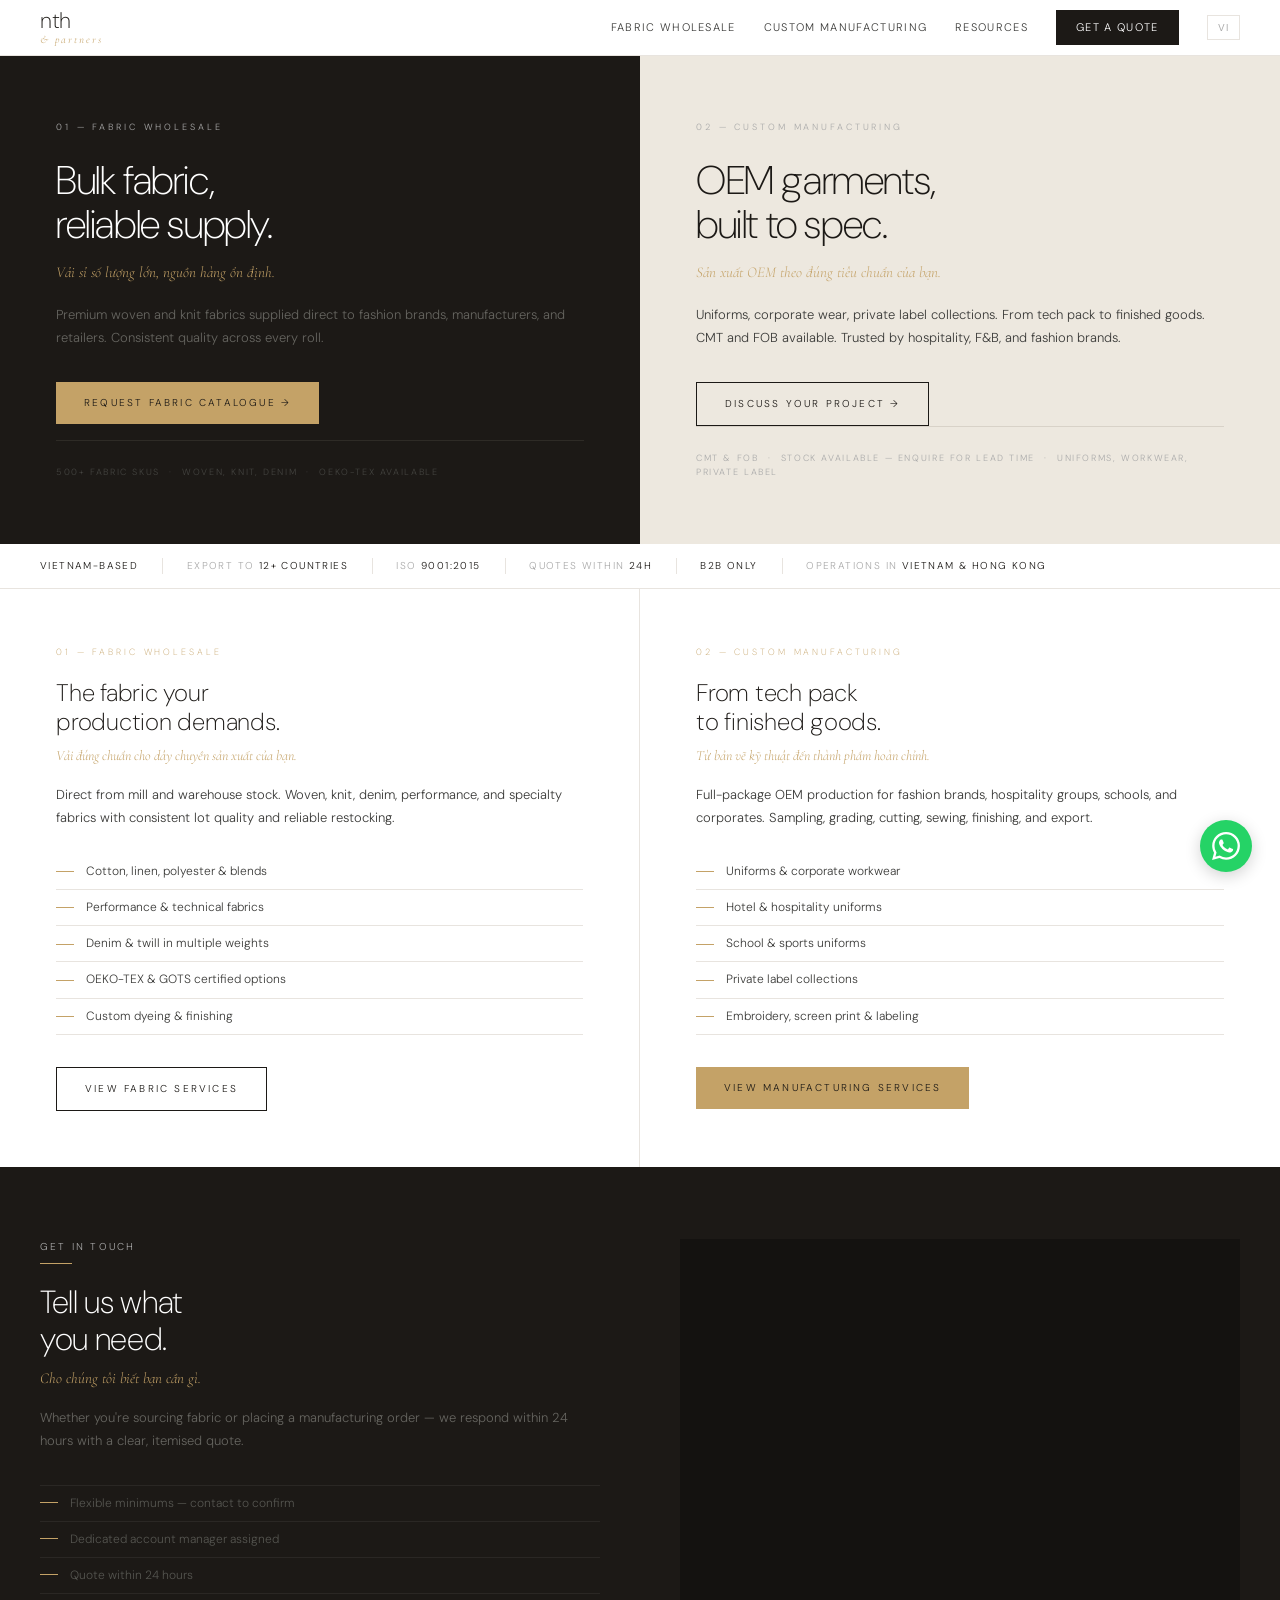
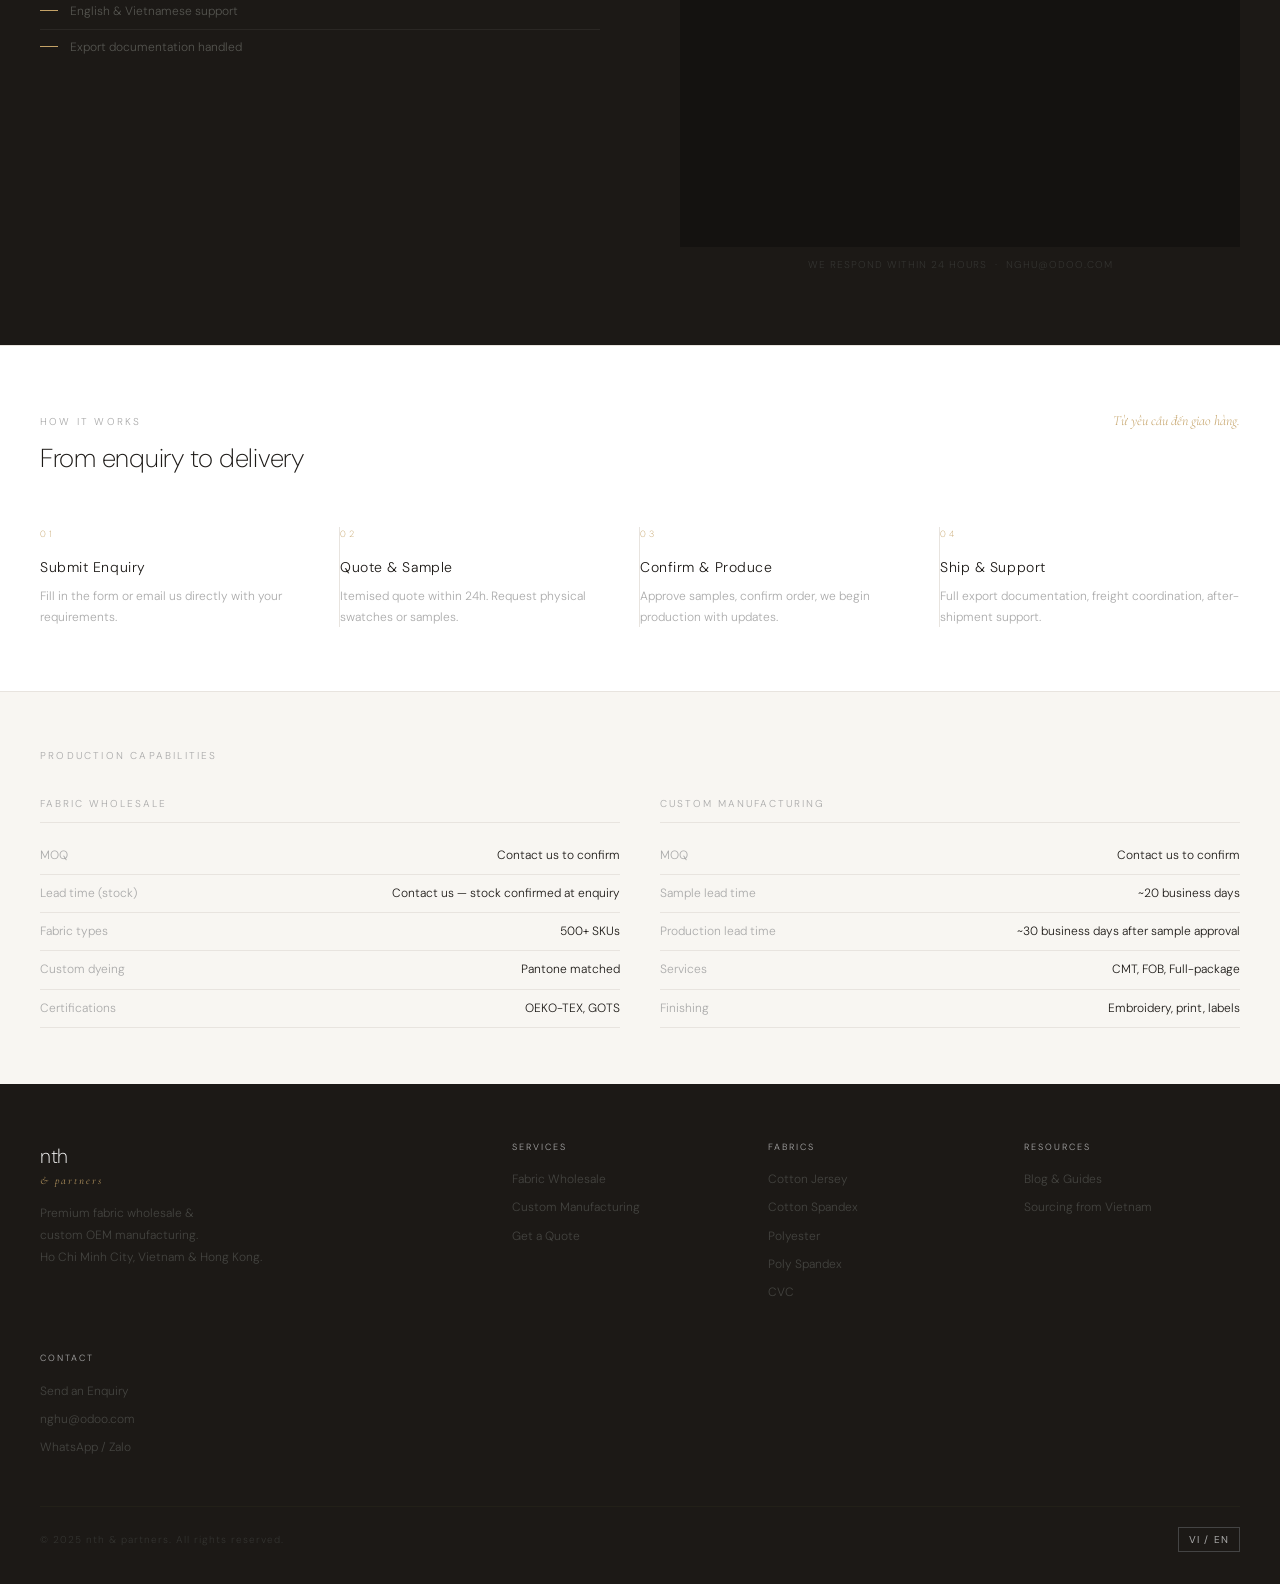
<file: index.html>
<!DOCTYPE html>
<html lang="en">
<head>
<meta charset="UTF-8">
<meta name="viewport" content="width=device-width, initial-scale=1.0">
<title>nth & partners — Fabric Wholesale & Custom OEM Manufacturing, Vietnam</title>
<meta name="description" content="Premium bulk fabric wholesale and custom OEM garment manufacturing from Vietnam. Supplying fashion brands, manufacturers, and corporates worldwide.">
<meta name="robots" content="index, follow">
<link rel="canonical" href="https://nghuodoo.github.io/">
<link rel="alternate" hreflang="en" href="https://nghuodoo.github.io/">
<meta name="google-site-verification" content="awcsXvne-gllKF34mtJZ17vU6q-5J1KfKrC0rZhbAdA">
<link rel="alternate" hreflang="vi" href="https://nghuodoo.github.io/">
<meta property="og:title" content="nth & partners — Fabric Wholesale & OEM Manufacturing">
<meta property="og:description" content="Premium bulk fabric and custom garment manufacturing from Vietnam.">
<meta property="og:url" content="https://nghuodoo.github.io/">
<meta property="og:type" content="website">
<script type="application/ld+json">{"@context":"https://schema.org","@type":"Organization","name":"nth & partners","url":"https://nghuodoo.github.io","description":"Premium fabric wholesale and custom OEM garment manufacturing, Vietnam.","address":{"@type":"PostalAddress","addressLocality":"Ho Chi Minh City","addressCountry":"VN"},"email":"nghu@odoo.com"}</script>
<script type="application/ld+json">
{
  "@context": "https://schema.org",
  "@type": "LocalBusiness",
  "name": "nth & partners",
  "url": "https://nghuodoo.github.io",
  "description": "Mill-direct fabric wholesale (cotton jersey, cotton spandex, CVC, polyester, poly spandex) and custom OEM garment manufacturing. Operations in Ho Chi Minh City, Vietnam and Hong Kong.",
  "address": {"@type": "PostalAddress", "addressLocality": "Ho Chi Minh City", "addressCountry": "VN"},
  "email": "nghu@odoo.com",
  "telephone": "+84899886624",
  "areaServed": ["VN", "HK", "Worldwide"],
  "hasOfferCatalog": {
    "@type": "OfferCatalog",
    "name": "Products and Services",
    "itemListElement": [
      {"@type": "Offer", "itemOffered": {"@type": "Product", "name": "Cotton Jersey Fabric Wholesale"}},
      {"@type": "Offer", "itemOffered": {"@type": "Product", "name": "Cotton Spandex Fabric Wholesale"}},
      {"@type": "Offer", "itemOffered": {"@type": "Product", "name": "CVC Fabric Wholesale"}},
      {"@type": "Offer", "itemOffered": {"@type": "Product", "name": "Polyester Fabric Wholesale"}},
      {"@type": "Offer", "itemOffered": {"@type": "Product", "name": "Poly Spandex Fabric Wholesale"}},
      {"@type": "Offer", "itemOffered": {"@type": "Service", "name": "OEM Garment Manufacturing Vietnam"}}
    ]
  }
}
</script>
<link rel="preconnect" href="https://fonts.googleapis.com">
<link rel="preconnect" href="https://fonts.gstatic.com" crossorigin>
<link href="https://fonts.googleapis.com/css2?family=Cormorant+Garamond:ital,wght@1,300&family=DM+Sans:wght@200;300;400&display=swap" rel="stylesheet">
<style>
*,*::before,*::after{margin:0;padding:0;box-sizing:border-box}
:root{--ink:#1C1916;--gold:#C4A267;--paper:#F8F6F2;--linen:#EDE8DF;--stone:#AAAAAA;--graphite:#3A3A38;--white:#FFFFFF;--border:#E8E4DF}
html{scroll-behavior:smooth}
body{font-family:'DM Sans',sans-serif;font-weight:300;background:var(--paper);color:var(--ink);font-size:14px;line-height:1.6}
h1,h2,h3,h4{font-weight:200;letter-spacing:-0.01em}
.italic{font-family:'Cormorant Garamond',serif;font-style:italic;font-weight:300;color:var(--gold)}
.lbl{font-size:10px;font-weight:300;letter-spacing:0.22em;color:var(--stone);text-transform:uppercase;display:block;margin-bottom:8px}
.rule{width:32px;height:1.5px;background:var(--gold);margin-bottom:20px}

/* NAV */
nav{position:sticky;top:0;z-index:100;background:var(--white);border-bottom:0.5px solid var(--border);padding:0 40px;height:56px;display:flex;align-items:center;justify-content:space-between}
.nav-logo{display:flex;flex-direction:column;line-height:1;gap:2px;text-decoration:none}
.nav-logo-main{font-weight:200;font-size:22px;color:var(--ink);letter-spacing:-0.02em}
.nav-logo-sub{font-family:'Cormorant Garamond',serif;font-style:italic;font-size:11px;color:var(--gold);letter-spacing:0.18em}
.nav-links{display:flex;align-items:center;gap:28px}
.nav-links a{font-size:11px;font-weight:300;color:var(--graphite);letter-spacing:0.12em;text-decoration:none;text-transform:uppercase;transition:color 0.2s}
.nav-links a:hover,.nav-links a.active{color:var(--gold)}
.nav-cta{background:var(--ink)!important;color:var(--white)!important;padding:9px 20px}
.nav-cta:hover{background:var(--graphite)!important}
.lang-btn{font-size:10px;color:var(--stone);letter-spacing:0.12em;border:0.5px solid var(--border);padding:5px 10px;background:none;cursor:pointer;font-family:'DM Sans',sans-serif;transition:all 0.2s}
.lang-btn:hover{border-color:var(--gold);color:var(--gold)}
.hamburger{display:none;flex-direction:column;gap:5px;cursor:pointer;padding:4px}
.hamburger span{width:22px;height:1px;background:var(--ink);display:block}

/* BUTTONS */
.btn-gold{display:inline-block;background:var(--gold);color:var(--ink);font-size:10px;font-weight:300;letter-spacing:0.22em;text-transform:uppercase;padding:13px 28px;text-decoration:none;border:none;cursor:pointer;transition:background 0.2s}
.btn-gold:hover{background:#B8945A}
.btn-dark{display:inline-block;border:0.5px solid #3A3A38;color:var(--stone);font-size:10px;font-weight:300;letter-spacing:0.22em;text-transform:uppercase;padding:13px 28px;text-decoration:none;transition:all 0.2s}
.btn-dark:hover{border-color:var(--gold);color:var(--gold)}
.btn-light{display:inline-block;border:0.5px solid var(--ink);color:var(--ink);font-size:10px;font-weight:300;letter-spacing:0.22em;text-transform:uppercase;padding:13px 28px;text-decoration:none;transition:all 0.2s}
.btn-light:hover{border-color:var(--gold);color:var(--gold)}

/* TRUST BAR */
.trust-bar{background:var(--white);border-bottom:0.5px solid var(--border);padding:14px 40px;display:flex;align-items:center;overflow-x:auto}
.trust-item{font-size:10px;font-weight:300;color:var(--stone);letter-spacing:0.14em;text-transform:uppercase;white-space:nowrap;padding:0 24px}
.trust-item:first-child{padding-left:0}
.trust-item strong{color:var(--ink);font-weight:300}
.trust-div{width:0.5px;height:16px;background:var(--border);flex-shrink:0}

/* HERO */
.hero{display:grid;grid-template-columns:1fr 1fr;min-height:440px}
.hero-l{background:var(--ink);padding:64px 56px;display:flex;flex-direction:column;justify-content:space-between}
.hero-r{background:var(--linen);padding:64px 56px;display:flex;flex-direction:column;justify-content:space-between}
.eyebrow{font-size:9px;font-weight:300;letter-spacing:0.32em;color:var(--stone);text-transform:uppercase;margin-bottom:24px}
.hero-l h1{font-size:40px;color:var(--white);line-height:1.1;margin-bottom:14px}
.hero-r h1{font-size:40px;color:var(--ink);line-height:1.1;margin-bottom:14px}
.hero-l .italic{display:block;margin-bottom:20px;font-size:15px}
.hero-r .italic{display:block;margin-bottom:20px;font-size:15px}
.hero-l p{font-size:13px;color:#666560;line-height:1.75;margin-bottom:32px}
.hero-r p{font-size:13px;color:var(--graphite);line-height:1.75;margin-bottom:32px}
.hero-stat-dark{font-size:9px;color:#444440;letter-spacing:0.18em;text-transform:uppercase;padding-top:24px;border-top:0.5px solid #2E2B26}
.hero-stat-light{font-size:9px;color:var(--stone);letter-spacing:0.18em;text-transform:uppercase;padding-top:24px;border-top:0.5px solid #D8D2C8}

/* SERVICES */
.services{display:grid;grid-template-columns:1fr 1fr}
.svc{padding:56px;border-right:0.5px solid var(--border);background:var(--white)}
.svc:last-child{border-right:none}
.svc-num{font-size:9px;color:var(--gold);letter-spacing:0.32em;font-weight:200;margin-bottom:20px}
.svc h2{font-size:24px;line-height:1.2;margin-bottom:8px}
.svc .italic{display:block;font-size:14px;margin-bottom:16px}
.svc p{font-size:13px;color:var(--graphite);line-height:1.8;margin-bottom:24px}
.svc-list{list-style:none;margin-bottom:32px}
.svc-list li{font-size:12px;color:var(--graphite);padding:8px 0;border-bottom:0.5px solid var(--border);display:flex;align-items:center;gap:12px}
.svc-list li::before{content:'';width:18px;height:0.5px;background:var(--gold);flex-shrink:0}

/* LEAD */
.lead{background:var(--ink);padding:72px 40px;display:grid;grid-template-columns:1fr 1fr;gap:80px;align-items:start}
.lead-l h2{font-size:32px;color:var(--white);line-height:1.15;margin-bottom:8px}
.lead-l .italic{display:block;font-size:15px;margin-bottom:16px}
.lead-l p{font-size:13px;color:#666560;line-height:1.8}
.lead-checks{margin-top:32px;list-style:none}
.lead-checks li{font-size:12px;color:#555550;padding:8px 0;display:flex;gap:12px;align-items:flex-start;border-top:0.5px solid #2A2724}
.lead-checks li::before{content:'';width:18px;height:0.5px;background:var(--gold);flex-shrink:0;margin-top:8px}
.form-box{background:#141210;padding:4px}
.form-box iframe{width:100%;min-height:600px;border:none;display:block}
.form-note{font-size:10px;color:#333330;letter-spacing:0.1em;text-align:center;margin-top:10px;text-transform:uppercase}

/* PROCESS */
.process{padding:64px 40px;background:var(--white);border-top:0.5px solid var(--border)}
.process-hd{display:flex;align-items:baseline;justify-content:space-between;margin-bottom:48px}
.process-hd h2{font-size:26px}
.steps{display:grid;grid-template-columns:repeat(4,1fr)}
.step{padding:0 32px 0 0;border-right:0.5px solid var(--border)}
.step:last-child{border-right:none;padding-right:0}
.step-n{font-size:9px;color:var(--gold);letter-spacing:0.32em;font-weight:200;margin-bottom:14px}
.step-name{font-size:14px;font-weight:300;margin-bottom:8px;letter-spacing:0.04em}
.step-desc{font-size:12px;color:var(--stone);line-height:1.7}

/* SPECS */
.specs{padding:56px 40px;background:var(--paper);border-top:0.5px solid var(--border)}
.specs-grid{display:grid;grid-template-columns:1fr 1fr;gap:40px;margin-top:32px}
.spec-group h4{font-size:10px;font-weight:300;letter-spacing:0.2em;text-transform:uppercase;color:var(--stone);margin-bottom:14px;padding-bottom:10px;border-bottom:0.5px solid var(--border)}
.spec-row{display:flex;justify-content:space-between;padding:9px 0;border-bottom:0.5px solid var(--border)}
.spec-k{font-size:12px;color:var(--stone)}
.spec-v{font-size:12px;color:var(--ink)}

/* FOOTER */
footer{background:var(--ink);padding:56px 40px 32px}
.footer-grid{display:grid;grid-template-columns:2fr 1fr 1fr 1fr;gap:40px;margin-bottom:40px}
.footer-brand-main{font-weight:200;font-size:20px;color:var(--white);letter-spacing:-0.02em}
.footer-brand-sub{font-family:'Cormorant Garamond',serif;font-style:italic;font-size:11px;color:var(--gold);letter-spacing:0.18em}
.footer-tagline{font-size:12px;color:#444440;line-height:1.8;margin-top:14px}
.footer-col h5{font-size:9px;font-weight:300;letter-spacing:0.22em;color:var(--stone);text-transform:uppercase;margin-bottom:16px}
.footer-col a{display:block;font-size:12px;color:#444440;text-decoration:none;margin-bottom:9px;transition:color 0.2s}
.footer-col a:hover{color:var(--gold)}
.footer-bottom{border-top:0.5px solid #222018;padding-top:20px;display:flex;justify-content:space-between;align-items:center}
.footer-bottom span{font-size:10px;color:#333330;letter-spacing:0.1em}

/* WA FLOAT */
.wa{position:fixed;bottom:28px;right:28px;z-index:999;width:52px;height:52px;border-radius:50%;background:#25D366;display:flex;align-items:center;justify-content:center;box-shadow:0 4px 16px rgba(0,0,0,0.18);text-decoration:none;transition:transform 0.2s}
.wa:hover{transform:scale(1.08)}
.wa svg{width:28px;height:28px;fill:white}

/* MOBILE */
@media(max-width:900px){
  nav{padding:0 20px}
  .nav-links{display:none}
  .hamburger{display:flex}
  .nav-links.open{display:flex;flex-direction:column;position:fixed;top:56px;left:0;right:0;background:var(--white);padding:24px 20px;gap:20px;border-bottom:0.5px solid var(--border);z-index:99}
  .hero{grid-template-columns:1fr}
  .hero-l,.hero-r{padding:48px 24px}
  .hero-l h1,.hero-r h1{font-size:28px}
  .services{grid-template-columns:1fr}
  .svc{padding:40px 24px;border-right:none;border-bottom:0.5px solid var(--border)}
  .lead{grid-template-columns:1fr;padding:48px 24px;gap:40px}
  .process{padding:48px 24px}
  .process-hd{flex-direction:column;gap:4px}
  .steps{grid-template-columns:1fr 1fr;gap:32px}
  .step{border-right:none;padding-right:0}
  .specs{padding:40px 24px}
  .specs-grid{grid-template-columns:1fr}
  .footer-grid{grid-template-columns:1fr 1fr;gap:32px}
  .footer-bottom{flex-direction:column;gap:8px;text-align:center}
  .trust-bar{padding:14px 20px}
  .trust-item{padding:0 14px}
}
@media(max-width:480px){
  .hero-l h1,.hero-r h1{font-size:24px}
  .steps{grid-template-columns:1fr}
  .footer-grid{grid-template-columns:1fr}
}

/* LANG: hide VI content by default, show when body has class vi */
.vi-only{display:none!important}
body.vi .en-only{display:none!important}
body.vi .vi-only{display:revert!important}
/* For block elements that need flex/grid restore */
body.vi .vi-only.flex{display:flex!important}
body.vi .vi-only.block{display:block!important}
</style>
</head>
<body>

<nav>
  <a href="index.html" class="nav-logo">
    <span class="nav-logo-main">nth</span>
    <span class="nav-logo-sub">&amp; partners</span>
  </a>
  <div class="nav-links" id="navLinks">
    <a href="fabric.html">
      <span class="en-only">Fabric Wholesale</span>
      <span class="vi-only">Vải Sỉ</span>
    </a>
    <a href="manufacturing.html">
      <span class="en-only">Custom Manufacturing</span>
      <span class="vi-only">Sản Xuất OEM</span>
    </a>
    <a href="blog.html">
      <span class="en-only">Resources</span>
      <span class="vi-only">Tài Nguyên</span>
    </a>
    <a href="contact.html" class="nav-cta">
      <span class="en-only">Get a Quote</span>
      <span class="vi-only">Báo Giá</span>
    </a>
    <button class="lang-btn" id="langBtn" onclick="toggleLang()">VI</button>
  </div>
  <div class="hamburger" onclick="document.getElementById('navLinks').classList.toggle('open')">
    <span></span><span></span><span></span>
  </div>
</nav>

<!-- HERO -->
<section class="hero">
  <div class="hero-l">
    <div>
      <div class="eyebrow">01 —
        <span class="en-only">Fabric Wholesale</span>
        <span class="vi-only">Vải Sỉ</span>
      </div>
      <h1 class="en-only">Bulk fabric,<br>reliable supply.</h1>
      <h1 class="vi-only">Vải sỉ số lượng lớn,<br>nguồn hàng ổn định.</h1>
      <span class="italic en-only">Vải sỉ số lượng lớn, nguồn hàng ổn định.</span>
      <span class="italic vi-only">Bulk fabric, reliable supply.</span>
      <p class="en-only">Premium woven and knit fabrics supplied direct to fashion brands, manufacturers, and retailers. Consistent quality across every roll.</p>
      <p class="vi-only">Vải dệt thoi và dệt kim cao cấp cung cấp trực tiếp cho các thương hiệu thời trang, nhà sản xuất và nhà bán lẻ. Chất lượng đồng đều trên từng cuộn vải.</p>
      <a href="contact.html" class="btn-gold en-only">Request Fabric Catalogue &rarr;</a>
      <a href="contact.html" class="btn-gold vi-only">Yêu Cầu Catalogue Vải &rarr;</a>
    </div>
    <div class="hero-stat-dark en-only">500+ fabric SKUs &nbsp;·&nbsp; Woven, Knit, Denim &nbsp;·&nbsp; OEKO-TEX Available</div>
    <div class="hero-stat-dark vi-only">500+ mã vải &nbsp;·&nbsp; Dệt thoi, Dệt kim, Denim &nbsp;·&nbsp; Có chứng nhận OEKO-TEX</div>
  </div>
  <div class="hero-r">
    <div>
      <div class="eyebrow">02 —
        <span class="en-only">Custom Manufacturing</span>
        <span class="vi-only">Sản Xuất Theo Yêu Cầu</span>
      </div>
      <h1 class="en-only">OEM garments,<br>built to spec.</h1>
      <h1 class="vi-only">Sản xuất OEM,<br>đúng tiêu chuẩn của bạn.</h1>
      <span class="italic en-only">Sản xuất OEM theo đúng tiêu chuẩn của bạn.</span>
      <span class="italic vi-only">OEM garments, built to spec.</span>
      <p class="en-only">Uniforms, corporate wear, private label collections. From tech pack to finished goods. CMT and FOB available. Trusted by hospitality, F&amp;B, and fashion brands.</p>
      <p class="vi-only">Đồng phục, trang phục doanh nghiệp, bộ sưu tập nhãn hàng riêng. Từ bản vẽ kỹ thuật đến thành phẩm. CMT và FOB. Được tin dùng bởi khách sạn, F&amp;B và thương hiệu thời trang.</p>
      <a href="contact.html" class="btn-light en-only">Discuss Your Project &rarr;</a>
      <a href="contact.html" class="btn-light vi-only">Thảo Luận Dự Án &rarr;</a>
    </div>
    <div class="hero-stat-light en-only">CMT &amp; FOB &nbsp;·&nbsp; Stock available — enquire for lead time &nbsp;·&nbsp; Uniforms, Workwear, Private Label</div>
    <div class="hero-stat-light vi-only">CMT &amp; FOB &nbsp;·&nbsp; Hàng có sẵn — liên hệ để xác nhận &nbsp;·&nbsp; Đồng phục, May mặc, Nhãn hàng riêng</div>
  </div>
</section>

<!-- TRUST BAR -->
<div class="trust-bar">
  <div class="trust-item"><strong class="en-only">Vietnam-based</strong><strong class="vi-only">Tại Việt Nam</strong></div>
  <div class="trust-div"></div>
  <div class="trust-item"><span class="en-only">Export to <strong>12+ countries</strong></span><span class="vi-only">Xuất khẩu đến <strong>12+ quốc gia</strong></span></div>
  <div class="trust-div"></div>
  <div class="trust-item">ISO <strong>9001:2015</strong></div>
  <div class="trust-div"></div>
  <div class="trust-item"><span class="en-only">Quotes within <strong>24h</strong></span><span class="vi-only">Báo giá trong <strong>24h</strong></span></div>
  <div class="trust-div"></div>
  <div class="trust-item"><strong class="en-only">B2B Only</strong><strong class="vi-only">Chỉ B2B</strong></div>
  <div class="trust-div"></div>
  <div class="trust-item"><span class="en-only">Operations in <strong>Vietnam &amp; Hong Kong</strong></span><span class="vi-only">Hoạt động tại <strong>Việt Nam &amp; Hồng Kông</strong></span></div>
</div>

<!-- SERVICES -->
<section class="services">
  <div class="svc">
    <div class="svc-num">01 — <span class="en-only">FABRIC WHOLESALE</span><span class="vi-only">VẢI SỈ</span></div>
    <h2 class="en-only">The fabric your<br>production demands.</h2>
    <h2 class="vi-only">Vải đúng chuẩn cho<br>dây chuyền của bạn.</h2>
    <span class="italic en-only">Vải đúng chuẩn cho dây chuyền sản xuất của bạn.</span>
    <span class="italic vi-only">The fabric your production demands.</span>
    <p class="en-only">Direct from mill and warehouse stock. Woven, knit, denim, performance, and specialty fabrics with consistent lot quality and reliable restocking.</p>
    <p class="vi-only">Trực tiếp từ nhà máy và kho hàng. Vải dệt thoi, dệt kim, denim, vải chức năng với chất lượng đồng đều và nguồn hàng ổn định.</p>
    <ul class="svc-list">
      <li><span class="en-only">Cotton, linen, polyester &amp; blends</span><span class="vi-only">Cotton, lanh, polyester &amp; vải pha</span></li>
      <li><span class="en-only">Performance &amp; technical fabrics</span><span class="vi-only">Vải chức năng &amp; kỹ thuật</span></li>
      <li><span class="en-only">Denim &amp; twill in multiple weights</span><span class="vi-only">Denim &amp; twill nhiều trọng lượng</span></li>
      <li><span class="en-only">OEKO-TEX &amp; GOTS certified options</span><span class="vi-only">Tùy chọn chứng nhận OEKO-TEX &amp; GOTS</span></li>
      <li><span class="en-only">Custom dyeing &amp; finishing</span><span class="vi-only">Nhuộm &amp; hoàn thiện theo yêu cầu</span></li>
    </ul>
    <a href="fabric.html" class="btn-light en-only">View Fabric Services</a>
    <a href="fabric.html" class="btn-light vi-only">Xem Dịch Vụ Vải</a>
  </div>
  <div class="svc">
    <div class="svc-num">02 — <span class="en-only">CUSTOM MANUFACTURING</span><span class="vi-only">SẢN XUẤT THEO YÊU CẦU</span></div>
    <h2 class="en-only">From tech pack<br>to finished goods.</h2>
    <h2 class="vi-only">Từ bản vẽ kỹ thuật<br>đến thành phẩm.</h2>
    <span class="italic en-only">Từ bản vẽ kỹ thuật đến thành phẩm hoàn chỉnh.</span>
    <span class="italic vi-only">From tech pack to finished goods.</span>
    <p class="en-only">Full-package OEM production for fashion brands, hospitality groups, schools, and corporates. Sampling, grading, cutting, sewing, finishing, and export.</p>
    <p class="vi-only">Sản xuất OEM trọn gói cho thương hiệu thời trang, khách sạn, trường học và doanh nghiệp. Từ làm mẫu, ghép cỡ, cắt, may, hoàn thiện đến xuất khẩu.</p>
    <ul class="svc-list">
      <li><span class="en-only">Uniforms &amp; corporate workwear</span><span class="vi-only">Đồng phục &amp; trang phục doanh nghiệp</span></li>
      <li><span class="en-only">Hotel &amp; hospitality uniforms</span><span class="vi-only">Đồng phục khách sạn &amp; nhà hàng</span></li>
      <li><span class="en-only">School &amp; sports uniforms</span><span class="vi-only">Đồng phục trường học &amp; thể thao</span></li>
      <li><span class="en-only">Private label collections</span><span class="vi-only">Bộ sưu tập nhãn hàng riêng</span></li>
      <li><span class="en-only">Embroidery, screen print &amp; labeling</span><span class="vi-only">Thêu, in lụa &amp; gắn nhãn</span></li>
    </ul>
    <a href="manufacturing.html" class="btn-gold en-only">View Manufacturing Services</a>
    <a href="manufacturing.html" class="btn-gold vi-only">Xem Dịch Vụ Sản Xuất</a>
  </div>
</section>

<!-- LEAD / CONTACT -->
<section class="lead" id="contact">
  <div class="lead-l">
    <div>
      <span class="lbl en-only">Get in touch</span>
      <span class="lbl vi-only">Liên hệ</span>
      <div class="rule"></div>
      <h2 class="en-only">Tell us what<br>you need.</h2>
      <h2 class="vi-only">Cho chúng tôi biết<br>bạn cần gì.</h2>
      <span class="italic en-only" style="display:block;margin-bottom:16px">Cho chúng tôi biết bạn cần gì.</span>
      <span class="italic vi-only" style="display:block;margin-bottom:16px">Tell us what you need.</span>
      <p class="en-only">Whether you're sourcing fabric or placing a manufacturing order — we respond within 24 hours with a clear, itemised quote.</p>
      <p class="vi-only">Dù bạn đang tìm nguồn vải hay đặt đơn sản xuất — chúng tôi phản hồi trong vòng 24 giờ với báo giá rõ ràng, chi tiết.</p>
    </div>
    <ul class="lead-checks">
      <li><span class="en-only">Flexible minimums — contact to confirm</span><span class="vi-only">Số lượng linh hoạt — liên hệ để xác nhận</span></li>
      <li><span class="en-only">Dedicated account manager assigned</span><span class="vi-only">Được phân công quản lý tài khoản riêng</span></li>
      <li><span class="en-only">Quote within 24 hours</span><span class="vi-only">Báo giá trong vòng 24 giờ</span></li>
      <li><span class="en-only">English &amp; Vietnamese support</span><span class="vi-only">Hỗ trợ tiếng Anh &amp; tiếng Việt</span></li>
      <li><span class="en-only">Export documentation handled</span><span class="vi-only">Hỗ trợ chứng từ xuất khẩu</span></li>
    </ul>
  </div>
  <div>
    <div class="form-box">
      <iframe src="https://edu-nth-partners.odoo.com/contactus" title="Contact nth &amp; partners" loading="lazy" allow="forms"></iframe>
    </div>
    <p class="form-note en-only">We respond within 24 hours &nbsp;·&nbsp; nghu@odoo.com</p>
    <p class="form-note vi-only">Phản hồi trong 24 giờ &nbsp;·&nbsp; nghu@odoo.com</p>
  </div>
</section>

<!-- PROCESS -->
<section class="process">
  <div class="process-hd">
    <div>
      <span class="lbl en-only">How it works</span>
      <span class="lbl vi-only">Quy trình làm việc</span>
      <h2 class="en-only">From enquiry to delivery</h2>
      <h2 class="vi-only">Từ yêu cầu đến giao hàng</h2>
    </div>
    <span class="italic en-only">Từ yêu cầu đến giao hàng.</span>
    <span class="italic vi-only">From enquiry to delivery.</span>
  </div>
  <div class="steps">
    <div class="step">
      <div class="step-n">01</div>
      <div class="step-name en-only">Submit Enquiry</div>
      <div class="step-name vi-only">Gửi Yêu Cầu</div>
      <p class="step-desc en-only">Fill in the form or email us directly with your requirements.</p>
      <p class="step-desc vi-only">Điền vào form hoặc gửi email trực tiếp cho chúng tôi.</p>
    </div>
    <div class="step">
      <div class="step-n">02</div>
      <div class="step-name en-only">Quote &amp; Sample</div>
      <div class="step-name vi-only">Báo Giá &amp; Mẫu</div>
      <p class="step-desc en-only">Itemised quote within 24h. Request physical swatches or samples.</p>
      <p class="step-desc vi-only">Báo giá chi tiết trong 24h. Yêu cầu mẫu vải hoặc sản phẩm thực tế.</p>
    </div>
    <div class="step">
      <div class="step-n">03</div>
      <div class="step-name en-only">Confirm &amp; Produce</div>
      <div class="step-name vi-only">Xác Nhận &amp; Sản Xuất</div>
      <p class="step-desc en-only">Approve samples, confirm order, we begin production with updates.</p>
      <p class="step-desc vi-only">Phê duyệt mẫu, xác nhận đơn hàng, bắt đầu sản xuất.</p>
    </div>
    <div class="step">
      <div class="step-n">04</div>
      <div class="step-name en-only">Ship &amp; Support</div>
      <div class="step-name vi-only">Giao Hàng &amp; Hỗ Trợ</div>
      <p class="step-desc en-only">Full export documentation, freight coordination, after-shipment support.</p>
      <p class="step-desc vi-only">Chứng từ xuất khẩu đầy đủ, phối hợp vận chuyển, hỗ trợ sau giao hàng.</p>
    </div>
  </div>
</section>

<!-- SPECS -->
<section class="specs">
  <span class="lbl en-only">Production capabilities</span>
  <span class="lbl vi-only">Năng lực sản xuất</span>
  <div class="specs-grid">
    <div class="spec-group">
      <h4 class="en-only">Fabric Wholesale</h4>
      <h4 class="vi-only">Vải Sỉ</h4>
      <div class="spec-row"><span class="spec-k en-only">MOQ</span><span class="spec-k vi-only">Số lượng tối thiểu</span><span class="spec-v en-only">Contact us to confirm</span><span class="spec-v vi-only">Liên hệ để xác nhận</span></div>
      <div class="spec-row"><span class="spec-k en-only">Lead time (stock)</span><span class="spec-k vi-only">Thời gian (hàng sẵn)</span><span class="spec-v en-only">Contact us — stock confirmed at enquiry</span><span class="spec-v vi-only">Liên hệ — xác nhận theo tồn kho</span></div>
      <div class="spec-row"><span class="spec-k en-only">Fabric types</span><span class="spec-k vi-only">Loại vải</span><span class="spec-v">500+ SKUs</span></div>
      <div class="spec-row"><span class="spec-k en-only">Custom dyeing</span><span class="spec-k vi-only">Nhuộm theo yêu cầu</span><span class="spec-v">Pantone matched</span></div>
      <div class="spec-row"><span class="spec-k">Certifications</span><span class="spec-v">OEKO-TEX, GOTS</span></div>
    </div>
    <div class="spec-group">
      <h4 class="en-only">Custom Manufacturing</h4>
      <h4 class="vi-only">Sản Xuất Theo Yêu Cầu</h4>
      <div class="spec-row"><span class="spec-k en-only">MOQ</span><span class="spec-k vi-only">Số lượng tối thiểu</span><span class="spec-v en-only">Contact us to confirm</span><span class="spec-v vi-only">Liên hệ để xác nhận</span></div>
      <div class="spec-row"><span class="spec-k en-only">Sample lead time</span><span class="spec-k vi-only">Thời gian làm mẫu</span><span class="spec-v en-only">~20 business days</span><span class="spec-v vi-only">~20 ngày làm việc</span></div>
      <div class="spec-row"><span class="spec-k en-only">Production lead time</span><span class="spec-k vi-only">Thời gian sản xuất</span><span class="spec-v en-only">~30 business days after sample approval</span><span class="spec-v vi-only">~30 ngày sau khi duyệt mẫu</span></div>
      <div class="spec-row"><span class="spec-k en-only">Services</span><span class="spec-k vi-only">Dịch vụ</span><span class="spec-v">CMT, FOB, Full-package</span></div>
      <div class="spec-row"><span class="spec-k en-only">Finishing</span><span class="spec-k vi-only">Hoàn thiện</span><span class="spec-v en-only">Embroidery, print, labels</span><span class="spec-v vi-only">Thêu, in, nhãn</span></div>
    </div>
  </div>
</section>

<!-- FOOTER -->
<footer>
  <div class="footer-grid">
    <div>
      <div class="footer-brand-main">nth</div>
      <div class="footer-brand-sub">&amp; partners</div>
      <p class="footer-tagline en-only">Premium fabric wholesale &amp;<br>custom OEM manufacturing.<br>Ho Chi Minh City, Vietnam &amp; Hong Kong.</p>
      <p class="footer-tagline vi-only">Vải sỉ cao cấp &amp;<br>sản xuất OEM theo yêu cầu.<br>TP. Hồ Chí Minh, Việt Nam &amp; Hồng Kông.</p>
    </div>
    <div class="footer-col">
      <h5 class="en-only">Services</h5><h5 class="vi-only">Dịch Vụ</h5>
      <a href="fabric.html"><span class="en-only">Fabric Wholesale</span><span class="vi-only">Vải Sỉ</span></a>
      <a href="manufacturing.html"><span class="en-only">Custom Manufacturing</span><span class="vi-only">Sản Xuất OEM</span></a>
      <a href="contact.html"><span class="en-only">Get a Quote</span><span class="vi-only">Báo Giá</span></a>
    </div>
    <div class="footer-col">
      <h5 class="en-only">Fabrics</h5><h5 class="vi-only">Loại Vải</h5>
      <a href="cotton-jersey-fabric-wholesale-vietnam.html">Cotton Jersey</a>
      <a href="cotton-spandex-fabric-wholesale-vietnam.html">Cotton Spandex</a>
      <a href="polyester-fabric-wholesale-vietnam.html">Polyester</a>
      <a href="poly-spandex-fabric-wholesale-vietnam.html">Poly Spandex</a>
      <a href="cvc-fabric-wholesale-vietnam.html">CVC</a>
    </div>
    <div class="footer-col">
      <h5 class="en-only">Resources</h5><h5 class="vi-only">Tài Nguyên</h5>
      <a href="blog.html"><span class="en-only">Blog &amp; Guides</span><span class="vi-only">Blog &amp; Hướng Dẫn</span></a>
      <a href="blog/article-01-bulk-fabric-vietnam.html"><span class="en-only">Sourcing from Vietnam</span><span class="vi-only">Tìm Nguồn Từ Việt Nam</span></a>
    </div>
    <div class="footer-col">
      <h5 class="en-only">Contact</h5><h5 class="vi-only">Liên Hệ</h5>
      <a href="contact.html"><span class="en-only">Send an Enquiry</span><span class="vi-only">Gửi Yêu Cầu</span></a>
      <a href="mailto:nghu@odoo.com">nghu@odoo.com</a>
      <a href="https://wa.me/84899886624" target="_blank" rel="noopener">WhatsApp / Zalo</a>
    </div>
  </div>
  <div class="footer-bottom">
    <span class="en-only">&copy; 2025 nth &amp; partners. All rights reserved.</span>
    <span class="vi-only">&copy; 2025 nth &amp; partners. Bảo lưu mọi quyền.</span>
    <button class="lang-btn" onclick="toggleLang()" style="border-color:#444">VI / EN</button>
  </div>
</footer>

<a href="https://wa.me/84899886624" class="wa" target="_blank" rel="noopener" aria-label="Chat on WhatsApp">
  <svg viewBox="0 0 24 24"><path d="M17.472 14.382c-.297-.149-1.758-.867-2.03-.967-.273-.099-.471-.148-.67.15-.197.297-.767.966-.94 1.164-.173.199-.347.223-.644.075-.297-.15-1.255-.463-2.39-1.475-.883-.788-1.48-1.761-1.653-2.059-.173-.297-.018-.458.13-.606.134-.133.298-.347.446-.52.149-.174.198-.298.298-.497.099-.198.05-.371-.025-.52-.075-.149-.669-1.612-.916-2.207-.242-.579-.487-.5-.669-.51-.173-.008-.371-.01-.57-.01-.198 0-.52.074-.792.372-.272.297-1.04 1.016-1.04 2.479 0 1.462 1.065 2.875 1.213 3.074.149.198 2.096 3.2 5.077 4.487.709.306 1.262.489 1.694.625.712.227 1.36.195 1.871.118.571-.085 1.758-.719 2.006-1.413.248-.694.248-1.289.173-1.413-.074-.124-.272-.198-.57-.347m-5.421 7.403h-.004a9.87 9.87 0 01-5.031-1.378l-.361-.214-3.741.982.998-3.648-.235-.374a9.86 9.86 0 01-1.51-5.26c.001-5.45 4.436-9.884 9.888-9.884 2.64 0 5.122 1.03 6.988 2.898a9.825 9.825 0 012.893 6.994c-.003 5.45-4.437 9.884-9.885 9.884m8.413-18.297A11.815 11.815 0 0012.05 0C5.495 0 .16 5.335.157 11.892c0 2.096.547 4.142 1.588 5.945L.057 24l6.305-1.654a11.882 11.882 0 005.683 1.448h.005c6.554 0 11.89-5.335 11.893-11.893a11.821 11.821 0 00-3.48-8.413z"/></svg>
</a>

<script>
// Lang toggle — runs immediately, no external file dependency
(function(){
  var lang = localStorage.getItem('nth_lang') || 'en';
  if(lang === 'vi') document.body.classList.add('vi');
  var btn = document.getElementById('langBtn');
  if(btn) btn.textContent = lang === 'vi' ? 'EN' : 'VI';
})();

function toggleLang(){
  var isVi = document.body.classList.toggle('vi');
  var lang = isVi ? 'vi' : 'en';
  localStorage.setItem('nth_lang', lang);
  var btns = document.querySelectorAll('.lang-btn');
  btns.forEach(function(b){ b.textContent = isVi ? 'EN' : 'VI'; });
}
</script>
</body>
</html>
</file>
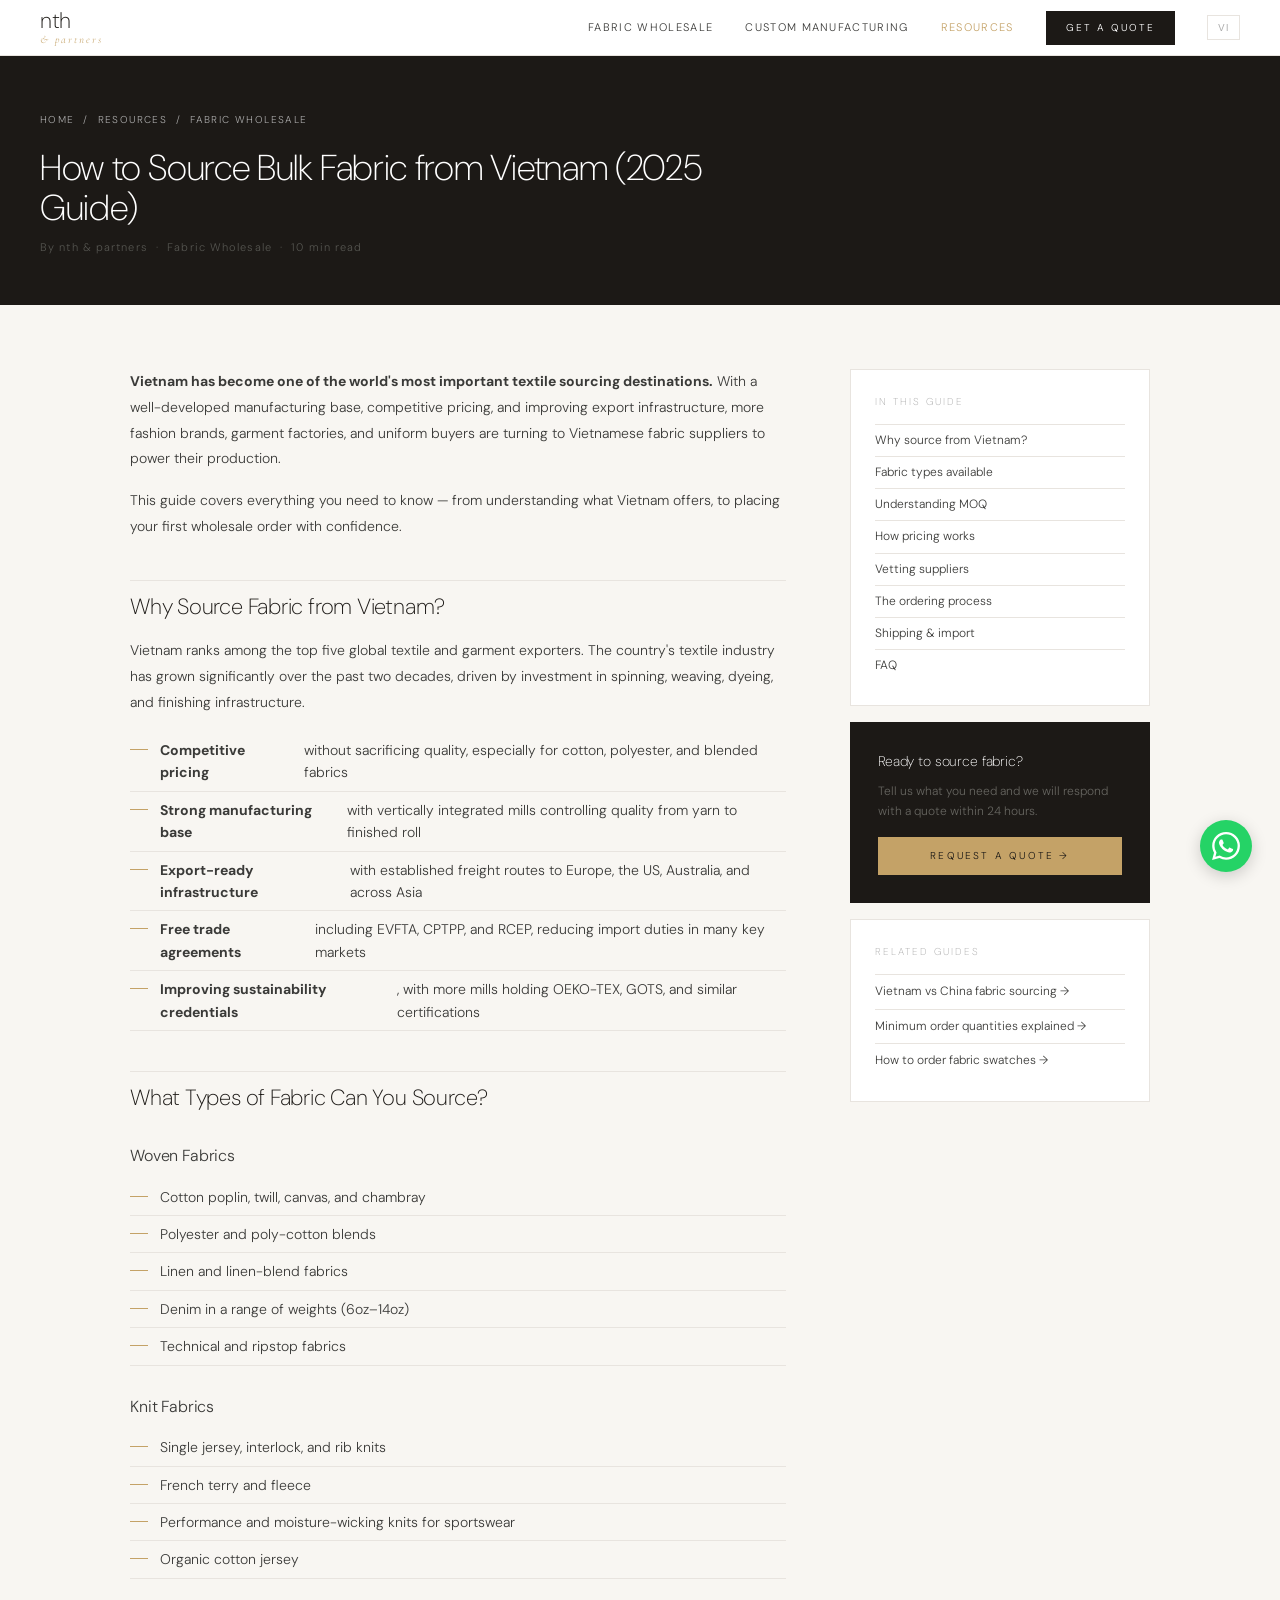
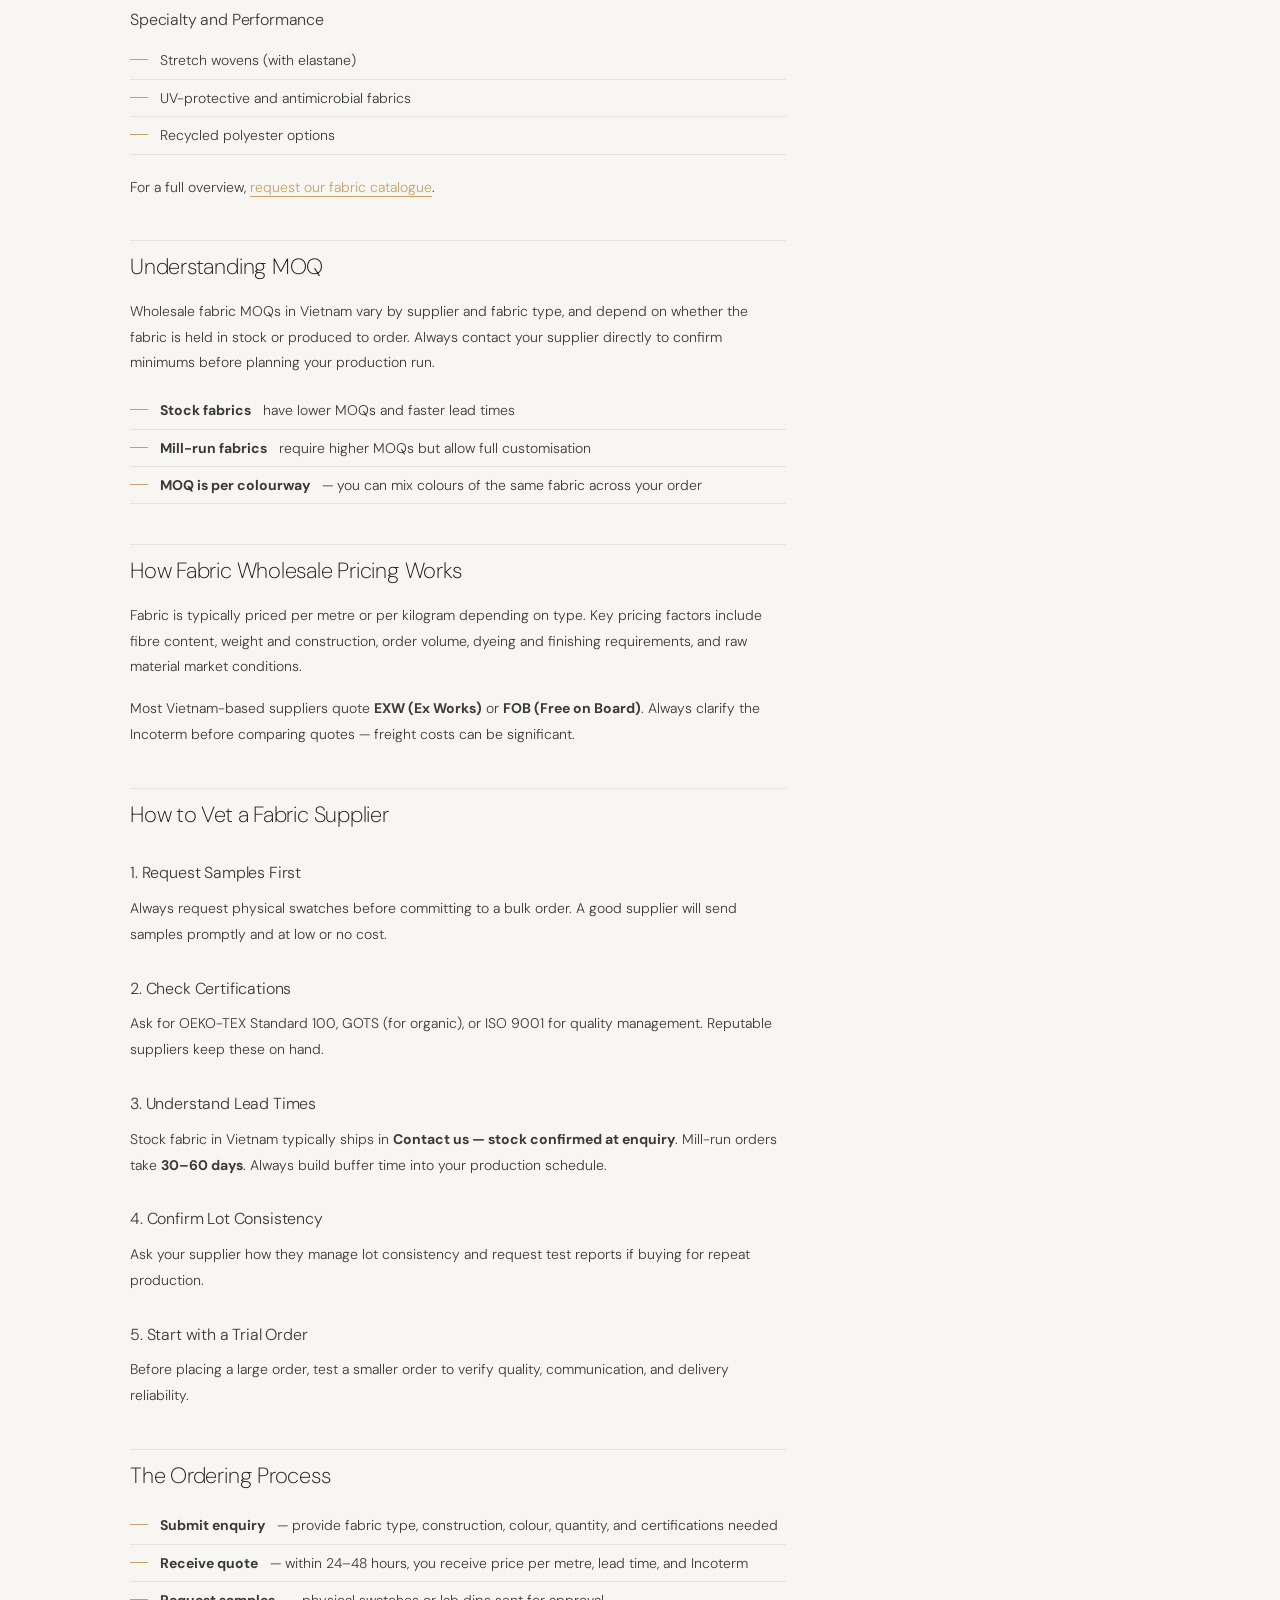
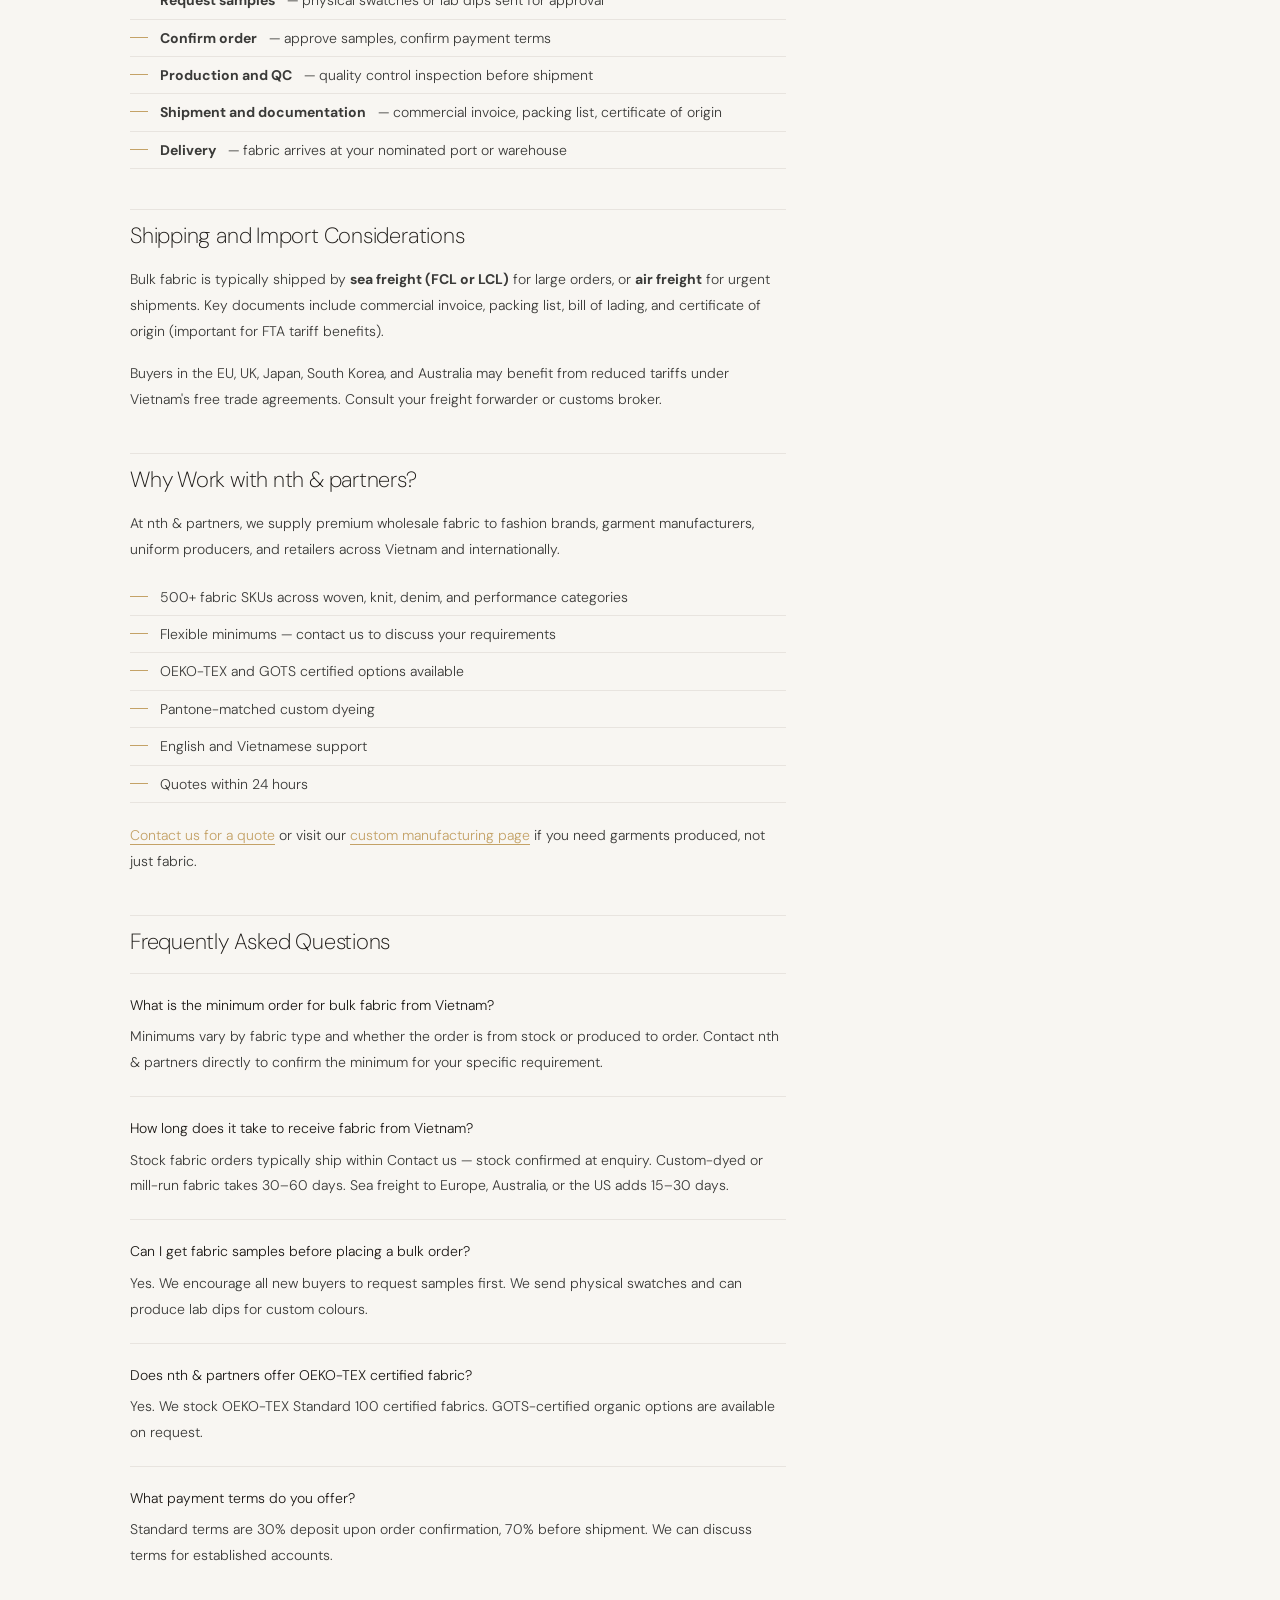
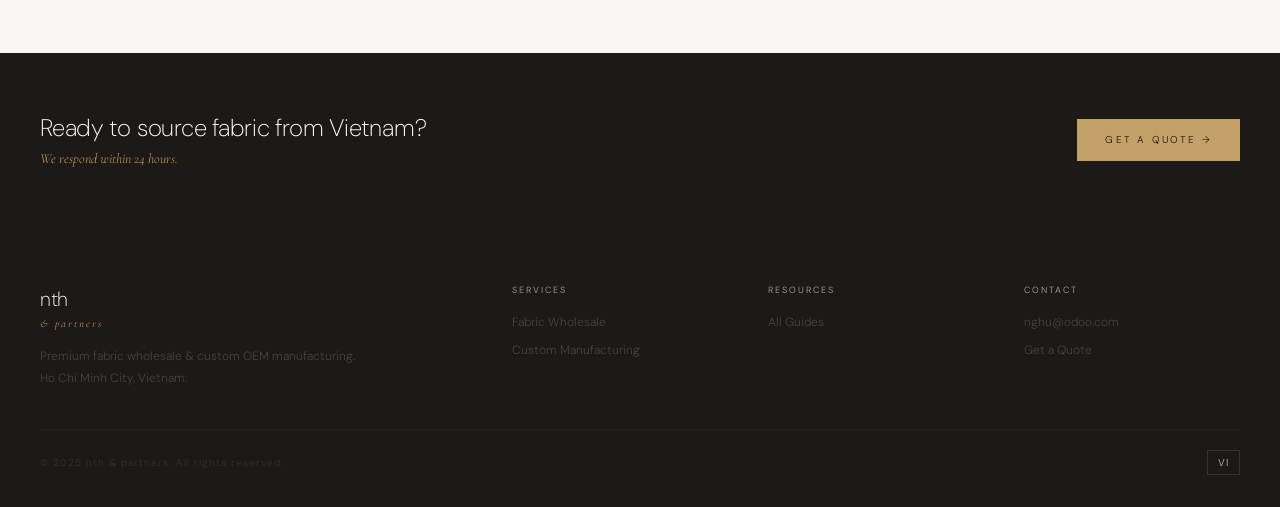
<file: article-01-bulk-fabric-vietnam.html>
<!DOCTYPE html>
<html lang="en">
<head>
  <meta charset="UTF-8">
  <meta name="viewport" content="width=device-width, initial-scale=1.0">
  <title>How to Source Bulk Fabric from Vietnam (2025 Guide) | nth & partners</title>
  <meta name="description" content="A complete guide to sourcing bulk fabric from Vietnam — fabric types, pricing, supplier vetting, and shipping. Updated for 2025.">
  <meta name="robots" content="index, follow">
  <link rel="canonical" href="https://nghuodoo.github.io/blog/article-01-bulk-fabric-vietnam.html">
  <link rel="alternate" hreflang="en" href="https://nghuodoo.github.io/blog/article-01-bulk-fabric-vietnam.html">
  <link rel="alternate" hreflang="vi" href="https://nghuodoo.github.io/blog/article-01-bulk-fabric-vietnam.html">
  <meta property="og:title" content="How to Source Bulk Fabric from Vietnam (2025 Guide)">
  <meta property="og:description" content="A complete guide to sourcing bulk fabric from Vietnam — types, pricing, vetting suppliers, and shipping.">
  <meta property="og:url" content="https://nghuodoo.github.io/blog/article-01-bulk-fabric-vietnam.html">
  <meta property="og:type" content="article">
  <script type="application/ld+json">
  {
    "@context": "https://schema.org",
    "@type": "Article",
    "headline": "How to Source Bulk Fabric from Vietnam (2025 Guide)",
    "description": "A complete guide to sourcing bulk fabric from Vietnam.",
    "author": { "@type": "Organization", "name": "nth & partners" },
    "publisher": { "@type": "Organization", "name": "nth & partners", "url": "https://nghuodoo.github.io" },
    "datePublished": "2025-01-01",
    "dateModified": "2025-01-01",
    "mainEntityOfPage": "https://nghuodoo.github.io/blog/article-01-bulk-fabric-vietnam.html"
  }
  </script>
  <script type="application/ld+json">
  {
    "@context": "https://schema.org",
    "@type": "FAQPage",
    "mainEntity": [
      { "@type": "Question", "name": "What is the minimum order for bulk fabric from Vietnam?", "acceptedAnswer": { "@type": "Answer", "text": "Minimums vary by fabric type and whether the order is from stock or produced to order. Contact nth & partners directly to confirm the minimum for your specific requirement." } },
      { "@type": "Question", "name": "How long does it take to receive fabric from Vietnam?", "acceptedAnswer": { "@type": "Answer", "text": "Stock fabric orders typically ship within Contact us — stock confirmed at enquiry. Custom-dyed or mill-run fabric takes 30–60 days. Sea freight to Europe, Australia, or the US adds 15–30 days." } },
      { "@type": "Question", "name": "Can I get fabric samples before placing a bulk order?", "acceptedAnswer": { "@type": "Answer", "text": "Yes. nth & partners encourages all new buyers to request samples first. Physical swatches and lab dips for custom colours are available." } }
    ]
  }
  </script>
  <link rel="stylesheet" href="../style.css">
  <link rel="icon" href="../favicon.ico" type="image/x-icon">
  <style>
    .article-layout { display: grid; grid-template-columns: 1fr 300px; gap: 64px; max-width: 1100px; margin: 0 auto; padding: 64px 40px; align-items: start; }
    .article-body h2 { font-size: 22px; margin: 40px 0 14px; padding-top: 8px; border-top: 0.5px solid var(--border); }
    .article-body h3 { font-size: 16px; font-weight: 300; margin: 28px 0 10px; color: var(--graphite); }
    .article-body p { font-size: 14px; color: var(--graphite); line-height: 1.85; margin-bottom: 16px; }
    .article-body ul { list-style: none; margin: 0 0 20px; }
    .article-body ul li { font-size: 14px; color: var(--graphite); padding: 7px 0; border-bottom: 0.5px solid var(--border); display: flex; align-items: flex-start; gap: 12px; line-height: 1.6; }
    .article-body ul li::before { content: ''; width: 18px; height: 0.5px; background: var(--gold); flex-shrink: 0; margin-top: 10px; }
    .article-body a { color: var(--gold); text-decoration: none; border-bottom: 0.5px solid var(--gold); }
    .article-body a:hover { opacity: 0.8; }
    .article-sidebar { position: sticky; top: 80px; }
    .sidebar-card { background: var(--ink); padding: 28px; margin-bottom: 16px; }
    .sidebar-card h4 { font-size: 14px; font-weight: 200; color: var(--white); margin-bottom: 8px; }
    .sidebar-card p { font-size: 12px; color: #666560; line-height: 1.7; margin-bottom: 16px; }
    .toc { background: var(--white); border: 0.5px solid var(--border); padding: 24px; }
    .toc h4 { font-size: 10px; letter-spacing: 0.2em; text-transform: uppercase; color: var(--stone); margin-bottom: 14px; }
    .toc a { display: block; font-size: 12px; color: var(--graphite); text-decoration: none; padding: 6px 0; border-top: 0.5px solid var(--border); transition: color 0.2s; }
    .toc a:hover { color: var(--gold); }
    .article-header { background: var(--ink); padding: 56px 40px 48px; }
    .article-header .breadcrumb { font-size: 10px; color: var(--stone); letter-spacing: 0.14em; text-transform: uppercase; margin-bottom: 20px; }
    .article-header .breadcrumb a { color: var(--stone); text-decoration: none; }
    .article-header .breadcrumb a:hover { color: var(--gold); }
    .article-header h1 { font-size: 36px; color: var(--white); line-height: 1.1; max-width: 700px; margin-bottom: 12px; }
    .article-header .meta { font-size: 11px; color: #555550; letter-spacing: 0.1em; }
    .faq-item { border-top: 0.5px solid var(--border); padding: 20px 0; }
    .faq-item strong { font-size: 14px; font-weight: 300; color: var(--ink); display: block; margin-bottom: 8px; }
    .faq-item p { margin-bottom: 0; }
    @media (max-width: 900px) {
      .article-layout { grid-template-columns: 1fr; padding: 32px 20px; gap: 32px; }
      .article-sidebar { position: static; }
      .article-header { padding: 40px 20px 32px; }
      .article-header h1 { font-size: 26px; }
    }
  </style>
<style>
[data-lang="vi"]{display:none!important}
body.vi [data-lang="en"]{display:none!important}
body.vi [data-lang="vi"]{display:revert!important}
.vi-only{display:none!important}
body.vi .en-only{display:none!important}
body.vi .vi-only{display:revert!important}
</style>
<script>
(function(){
  var l=localStorage.getItem('nth_lang')||'en';
  if(l==='vi') document.body.classList.add('vi');
  document.querySelectorAll('.lang-btn').forEach(function(b){b.textContent=l==='vi'?'EN':'VI';});
})();
function toggleLang(){
  var v=document.body.classList.toggle('vi');
  localStorage.setItem('nth_lang',v?'vi':'en');
  document.querySelectorAll('.lang-btn').forEach(function(b){b.textContent=v?'EN':'VI';});
}
</script>
</head>
<body>

<nav>
  <a href="../index.html" class="nav-logo">
    <span class="nav-logo-main">nth</span>
    <span class="nav-logo-sub">&amp; partners</span>
  </a>
  <div class="nav-links" id="navLinks">
    <a href="../fabric.html" data-lang="en">Fabric Wholesale</a>
    <a href="../fabric.html" data-lang="vi">Vải Sỉ</a>
    <a href="../manufacturing.html" data-lang="en">Custom Manufacturing</a>
    <a href="../manufacturing.html" data-lang="vi">Sản Xuất OEM</a>
    <a href="../blog.html" class="active" data-lang="en">Resources</a>
    <a href="../blog.html" class="active" data-lang="vi">Tài Nguyên</a>
    <a href="../contact.html" class="nav-cta" data-lang="en">Get a Quote</a>
    <a href="../contact.html" class="nav-cta" data-lang="vi">Báo Giá</a>
    <button class="lang-btn">VI</button>
  </div>
  <div class="hamburger"><span></span><span></span><span></span></div>
</nav>

<!-- ENGLISH VERSION -->
<div data-lang="en">
<div class="article-header">
  <div class="breadcrumb"><a href="../index.html">Home</a> &nbsp;/&nbsp; <a href="../blog.html">Resources</a> &nbsp;/&nbsp; Fabric Wholesale</div>
  <h1>How to Source Bulk Fabric from Vietnam (2025 Guide)</h1>
  <div class="meta">By nth &amp; partners &nbsp;·&nbsp; Fabric Wholesale &nbsp;·&nbsp; 10 min read</div>
</div>

<div class="article-layout">
  <div class="article-body">
    <p><strong>Vietnam has become one of the world's most important textile sourcing destinations.</strong> With a well-developed manufacturing base, competitive pricing, and improving export infrastructure, more fashion brands, garment factories, and uniform buyers are turning to Vietnamese fabric suppliers to power their production.</p>
    <p>This guide covers everything you need to know — from understanding what Vietnam offers, to placing your first wholesale order with confidence.</p>

    <h2 id="why-vietnam">Why Source Fabric from Vietnam?</h2>
    <p>Vietnam ranks among the top five global textile and garment exporters. The country's textile industry has grown significantly over the past two decades, driven by investment in spinning, weaving, dyeing, and finishing infrastructure.</p>
    <ul>
      <li><strong>Competitive pricing</strong> without sacrificing quality, especially for cotton, polyester, and blended fabrics</li>
      <li><strong>Strong manufacturing base</strong> with vertically integrated mills controlling quality from yarn to finished roll</li>
      <li><strong>Export-ready infrastructure</strong> with established freight routes to Europe, the US, Australia, and across Asia</li>
      <li><strong>Free trade agreements</strong> including EVFTA, CPTPP, and RCEP, reducing import duties in many key markets</li>
      <li><strong>Improving sustainability credentials</strong>, with more mills holding OEKO-TEX, GOTS, and similar certifications</li>
    </ul>

    <h2 id="fabric-types">What Types of Fabric Can You Source?</h2>
    <h3>Woven Fabrics</h3>
    <ul>
      <li>Cotton poplin, twill, canvas, and chambray</li>
      <li>Polyester and poly-cotton blends</li>
      <li>Linen and linen-blend fabrics</li>
      <li>Denim in a range of weights (6oz–14oz)</li>
      <li>Technical and ripstop fabrics</li>
    </ul>
    <h3>Knit Fabrics</h3>
    <ul>
      <li>Single jersey, interlock, and rib knits</li>
      <li>French terry and fleece</li>
      <li>Performance and moisture-wicking knits for sportswear</li>
      <li>Organic cotton jersey</li>
    </ul>
    <h3>Specialty and Performance</h3>
    <ul>
      <li>Stretch wovens (with elastane)</li>
      <li>UV-protective and antimicrobial fabrics</li>
      <li>Recycled polyester options</li>
    </ul>
    <p>For a full overview, <a href="../contact.html">request our fabric catalogue</a>.</p>

    <h2 id="moq">Understanding MOQ</h2>
    <p>Wholesale fabric MOQs in Vietnam vary by supplier and fabric type, and depend on whether the fabric is held in stock or produced to order. Always contact your supplier directly to confirm minimums before planning your production run.</p>
    <ul>
      <li><strong>Stock fabrics</strong> have lower MOQs and faster lead times</li>
      <li><strong>Mill-run fabrics</strong> require higher MOQs but allow full customisation</li>
      <li><strong>MOQ is per colourway</strong> — you can mix colours of the same fabric across your order</li>
    </ul>

    <h2 id="pricing">How Fabric Wholesale Pricing Works</h2>
    <p>Fabric is typically priced per metre or per kilogram depending on type. Key pricing factors include fibre content, weight and construction, order volume, dyeing and finishing requirements, and raw material market conditions.</p>
    <p>Most Vietnam-based suppliers quote <strong>EXW (Ex Works)</strong> or <strong>FOB (Free on Board)</strong>. Always clarify the Incoterm before comparing quotes — freight costs can be significant.</p>

    <h2 id="vetting">How to Vet a Fabric Supplier</h2>
    <h3>1. Request Samples First</h3>
    <p>Always request physical swatches before committing to a bulk order. A good supplier will send samples promptly and at low or no cost.</p>
    <h3>2. Check Certifications</h3>
    <p>Ask for OEKO-TEX Standard 100, GOTS (for organic), or ISO 9001 for quality management. Reputable suppliers keep these on hand.</p>
    <h3>3. Understand Lead Times</h3>
    <p>Stock fabric in Vietnam typically ships in <strong>Contact us — stock confirmed at enquiry</strong>. Mill-run orders take <strong>30–60 days</strong>. Always build buffer time into your production schedule.</p>
    <h3>4. Confirm Lot Consistency</h3>
    <p>Ask your supplier how they manage lot consistency and request test reports if buying for repeat production.</p>
    <h3>5. Start with a Trial Order</h3>
    <p>Before placing a large order, test a smaller order to verify quality, communication, and delivery reliability.</p>

    <h2 id="process">The Ordering Process</h2>
    <ul>
      <li><strong>Submit enquiry</strong> — provide fabric type, construction, colour, quantity, and certifications needed</li>
      <li><strong>Receive quote</strong> — within 24–48 hours, you receive price per metre, lead time, and Incoterm</li>
      <li><strong>Request samples</strong> — physical swatches or lab dips sent for approval</li>
      <li><strong>Confirm order</strong> — approve samples, confirm payment terms</li>
      <li><strong>Production and QC</strong> — quality control inspection before shipment</li>
      <li><strong>Shipment and documentation</strong> — commercial invoice, packing list, certificate of origin</li>
      <li><strong>Delivery</strong> — fabric arrives at your nominated port or warehouse</li>
    </ul>

    <h2 id="shipping">Shipping and Import Considerations</h2>
    <p>Bulk fabric is typically shipped by <strong>sea freight (FCL or LCL)</strong> for large orders, or <strong>air freight</strong> for urgent shipments. Key documents include commercial invoice, packing list, bill of lading, and certificate of origin (important for FTA tariff benefits).</p>
    <p>Buyers in the EU, UK, Japan, South Korea, and Australia may benefit from reduced tariffs under Vietnam's free trade agreements. Consult your freight forwarder or customs broker.</p>

    <h2 id="why-nth">Why Work with nth &amp; partners?</h2>
    <p>At nth &amp; partners, we supply premium wholesale fabric to fashion brands, garment manufacturers, uniform producers, and retailers across Vietnam and internationally.</p>
    <ul>
      <li>500+ fabric SKUs across woven, knit, denim, and performance categories</li>
      <li>Flexible minimums — contact us to discuss your requirements</li>
      <li>OEKO-TEX and GOTS certified options available</li>
      <li>Pantone-matched custom dyeing</li>
      <li>English and Vietnamese support</li>
      <li>Quotes within 24 hours</li>
    </ul>
    <p><a href="../contact.html">Contact us for a quote</a> or visit our <a href="../manufacturing.html">custom manufacturing page</a> if you need garments produced, not just fabric.</p>

    <h2 id="faq">Frequently Asked Questions</h2>
    <div class="faq-item">
      <strong>What is the minimum order for bulk fabric from Vietnam?</strong>
      <p>Minimums vary by fabric type and whether the order is from stock or produced to order. Contact nth &amp; partners directly to confirm the minimum for your specific requirement.</p>
    </div>
    <div class="faq-item">
      <strong>How long does it take to receive fabric from Vietnam?</strong>
      <p>Stock fabric orders typically ship within Contact us — stock confirmed at enquiry. Custom-dyed or mill-run fabric takes 30–60 days. Sea freight to Europe, Australia, or the US adds 15–30 days.</p>
    </div>
    <div class="faq-item">
      <strong>Can I get fabric samples before placing a bulk order?</strong>
      <p>Yes. We encourage all new buyers to request samples first. We send physical swatches and can produce lab dips for custom colours.</p>
    </div>
    <div class="faq-item">
      <strong>Does nth &amp; partners offer OEKO-TEX certified fabric?</strong>
      <p>Yes. We stock OEKO-TEX Standard 100 certified fabrics. GOTS-certified organic options are available on request.</p>
    </div>
    <div class="faq-item">
      <strong>What payment terms do you offer?</strong>
      <p>Standard terms are 30% deposit upon order confirmation, 70% before shipment. We can discuss terms for established accounts.</p>
    </div>
  </div>

  <aside class="article-sidebar">
    <div class="toc">
      <h4>In this guide</h4>
      <a href="#why-vietnam">Why source from Vietnam?</a>
      <a href="#fabric-types">Fabric types available</a>
      <a href="#moq">Understanding MOQ</a>
      <a href="#pricing">How pricing works</a>
      <a href="#vetting">Vetting suppliers</a>
      <a href="#process">The ordering process</a>
      <a href="#shipping">Shipping &amp; import</a>
      <a href="#faq">FAQ</a>
    </div>
    <div class="sidebar-card" style="margin-top:16px">
      <h4>Ready to source fabric?</h4>
      <p>Tell us what you need and we will respond with a quote within 24 hours.</p>
      <a href="../contact.html" class="btn-primary" style="font-size:10px;padding:11px 20px;display:block;text-align:center">Request a Quote →</a>
    </div>
    <div style="background:var(--white);border:0.5px solid var(--border);padding:24px;margin-top:16px">
      <h4 style="font-size:10px;letter-spacing:0.2em;text-transform:uppercase;color:var(--stone);margin-bottom:14px">Related guides</h4>
      <a href="../blog.html" style="display:block;font-size:12px;color:var(--graphite);text-decoration:none;padding:7px 0;border-top:0.5px solid var(--border)">Vietnam vs China fabric sourcing →</a>
      <a href="../blog.html" style="display:block;font-size:12px;color:var(--graphite);text-decoration:none;padding:7px 0;border-top:0.5px solid var(--border)">Minimum order quantities explained →</a>
      <a href="../blog.html" style="display:block;font-size:12px;color:var(--graphite);text-decoration:none;padding:7px 0;border-top:0.5px solid var(--border)">How to order fabric swatches →</a>
    </div>
  </aside>
</div>
</div>

<!-- VIETNAMESE VERSION -->
<div data-lang="vi">
<div class="article-header">
  <div class="breadcrumb"><a href="../index.html">Trang chủ</a> &nbsp;/&nbsp; <a href="../blog.html">Tài nguyên</a> &nbsp;/&nbsp; Vải sỉ</div>
  <h1>Cách Mua Vải Sỉ Số Lượng Lớn Từ Việt Nam (Hướng Dẫn 2025)</h1>
  <div class="meta">Bởi nth &amp; partners &nbsp;·&nbsp; Vải sỉ &nbsp;·&nbsp; 10 phút đọc</div>
</div>

<div class="article-layout">
  <div class="article-body">
    <p><strong>Việt Nam đã trở thành một trong những trung tâm cung ứng dệt may quan trọng nhất thế giới.</strong> Với nền tảng sản xuất phát triển, giá cả cạnh tranh và hạ tầng xuất khẩu ngày càng hoàn thiện, ngày càng nhiều thương hiệu thời trang, xưởng may và đơn vị mua đồng phục tìm đến các nhà cung cấp vải Việt Nam.</p>
    <p>Hướng dẫn này cung cấp tất cả những gì bạn cần biết — từ việc hiểu rõ lợi thế của thị trường vải Việt Nam đến việc tự tin đặt đơn hàng sỉ đầu tiên.</p>

    <h2>Tại Sao Nên Mua Vải Từ Việt Nam?</h2>
    <p>Việt Nam nằm trong top 5 quốc gia xuất khẩu dệt may lớn nhất thế giới. Ngành dệt may trong nước đã tăng trưởng mạnh mẽ trong hai thập kỷ qua với đầu tư vào hệ thống kéo sợi, dệt vải, nhuộm và hoàn thiện.</p>
    <ul>
      <li><strong>Giá cạnh tranh</strong> mà không ảnh hưởng đến chất lượng, đặc biệt với vải cotton, polyester và vải pha</li>
      <li><strong>Nền tảng sản xuất vững mạnh</strong> với các nhà máy tích hợp dọc kiểm soát chất lượng từ sợi đến thành phẩm</li>
      <li><strong>Hạ tầng xuất khẩu sẵn sàng</strong> với các tuyến vận chuyển ổn định đến châu Âu, Mỹ, Úc và khắp châu Á</li>
      <li><strong>Các hiệp định thương mại tự do</strong> EVFTA, CPTPP và RCEP giúp giảm thuế nhập khẩu cho người mua ở nhiều thị trường</li>
      <li><strong>Chứng nhận bền vững ngày càng phổ biến</strong> với nhiều nhà máy đạt chuẩn OEKO-TEX, GOTS</li>
    </ul>

    <h2>Có Thể Mua Những Loại Vải Nào?</h2>
    <h3>Vải Dệt Thoi</h3>
    <ul>
      <li>Vải cotton poplin, twill, canvas, chambray</li>
      <li>Vải polyester và pha poly-cotton</li>
      <li>Vải lanh và vải pha lanh</li>
      <li>Vải denim theo nhiều trọng lượng (6oz–14oz)</li>
      <li>Vải kỹ thuật và vải ripstop</li>
    </ul>
    <h3>Vải Dệt Kim</h3>
    <ul>
      <li>Vải single jersey, interlock và rib knit</li>
      <li>Vải French terry và vải nỉ</li>
      <li>Vải thể thao thấm hút mồ hôi</li>
      <li>Vải cotton hữu cơ</li>
    </ul>
    <p>Để xem danh mục đầy đủ, <a href="../contact.html">yêu cầu catalogue vải của chúng tôi</a>.</p>

    <h2>Hiểu Về MOQ (Số Lượng Đặt Hàng Tối Thiểu)</h2>
    <p>MOQ vải sỉ tại Việt Nam thay đổi tùy theo nhà cung cấp và loại vải, phụ thuộc vào việc vải có sẵn trong kho hay cần sản xuất theo đơn. Luôn liên hệ trực tiếp với nhà cung cấp để xác nhận số lượng tối thiểu trước khi lên kế hoạch sản xuất.</p>
    <ul>
      <li><strong>Vải có sẵn</strong> có MOQ thấp hơn và thời gian giao hàng nhanh hơn</li>
      <li><strong>Vải sản xuất theo đơn</strong> yêu cầu MOQ cao hơn nhưng cho phép tùy chỉnh hoàn toàn</li>
      <li><strong>MOQ tính theo màu sắc</strong> — bạn có thể phối nhiều màu của cùng một loại vải trong một đơn</li>
    </ul>

    <h2>Quy Trình Đặt Hàng</h2>
    <ul>
      <li><strong>Gửi yêu cầu</strong> — cung cấp loại vải, cấu trúc, màu sắc, số lượng và chứng nhận cần thiết</li>
      <li><strong>Nhận báo giá</strong> — trong 24–48 giờ bạn nhận được giá mỗi mét, thời gian và điều khoản Incoterm</li>
      <li><strong>Yêu cầu mẫu</strong> — mẫu vải thực tế hoặc lab dip được gửi để xét duyệt</li>
      <li><strong>Xác nhận đơn hàng</strong> — phê duyệt mẫu, xác nhận điều khoản thanh toán</li>
      <li><strong>Sản xuất và kiểm soát chất lượng</strong> — kiểm tra trước khi giao hàng</li>
      <li><strong>Vận chuyển và chứng từ</strong> — hóa đơn, phiếu đóng gói, giấy chứng nhận xuất xứ</li>
      <li><strong>Nhận hàng</strong> — vải giao đến cảng hoặc kho của bạn</li>
    </ul>

    <h2>Tại Sao Nên Hợp Tác Với nth &amp; partners?</h2>
    <ul>
      <li>Hơn 500 mã vải dệt thoi, dệt kim, denim và vải chức năng</li>
      <li>Số lượng đặt hàng linh hoạt — liên hệ để thảo luận</li>
      <li>Có vải đạt chứng nhận OEKO-TEX và GOTS</li>
      <li>Nhuộm màu Pantone theo yêu cầu</li>
      <li>Hỗ trợ tiếng Anh &amp; tiếng Việt</li>
      <li>Báo giá trong 24 giờ</li>
    </ul>
    <p><a href="../contact.html">Liên hệ để nhận báo giá</a> hoặc xem trang <a href="../manufacturing.html">sản xuất theo yêu cầu</a> nếu bạn cần sản xuất thành phẩm.</p>

    <h2>Câu Hỏi Thường Gặp</h2>
    <div class="faq-item">
      <strong>Số lượng đặt hàng tối thiểu khi mua vải sỉ từ Việt Nam là bao nhiêu?</strong>
      <p>Số lượng tối thiểu thay đổi tùy loại vải và đặt từ kho có sẵn hay sản xuất theo đơn. Liên hệ nth &amp; partners để xác nhận số lượng phù hợp với yêu cầu của bạn.</p>
    </div>
    <div class="faq-item">
      <strong>Mất bao lâu để nhận vải từ Việt Nam?</strong>
      <p>Vải có sẵn thường xuất xưởng trong Liên hệ — xác nhận theo tồn kho. Vải nhuộm theo yêu cầu mất 30–60 ngày. Vận chuyển biển đến châu Âu, Úc hoặc Mỹ thêm 15–30 ngày.</p>
    </div>
    <div class="faq-item">
      <strong>Tôi có thể đặt mẫu vải trước khi đặt đơn sỉ không?</strong>
      <p>Có. Chúng tôi gửi mẫu vải thực tế và sản xuất lab dip cho màu theo yêu cầu.</p>
    </div>
  </div>

  <aside class="article-sidebar">
    <div class="toc">
      <h4>Trong hướng dẫn này</h4>
      <a href="#">Tại sao nên mua từ Việt Nam?</a>
      <a href="#">Các loại vải có sẵn</a>
      <a href="#">Hiểu về MOQ</a>
      <a href="#">Cách tính giá</a>
      <a href="#">Đánh giá nhà cung cấp</a>
      <a href="#">Quy trình đặt hàng</a>
      <a href="#">Câu hỏi thường gặp</a>
    </div>
    <div class="sidebar-card" style="margin-top:16px">
      <h4>Sẵn sàng tìm nguồn vải?</h4>
      <p>Cho chúng tôi biết bạn cần gì và chúng tôi sẽ báo giá trong 24 giờ.</p>
      <a href="../contact.html" class="btn-primary" style="font-size:10px;padding:11px 20px;display:block;text-align:center">Yêu Cầu Báo Giá →</a>
    </div>
  </aside>
</div>
</div>

<!-- CTA BAND -->
<div style="background:var(--ink);padding:56px 40px;display:flex;align-items:center;justify-content:space-between;flex-wrap:wrap;gap:24px">
  <div>
    <h2 style="font-size:24px;color:var(--white);font-weight:200" data-lang="en">Ready to source fabric from Vietnam?</h2>
    <h2 style="font-size:24px;color:var(--white);font-weight:200" data-lang="vi">Sẵn sàng tìm nguồn vải từ Việt Nam?</h2>
    <span class="italic-accent" data-lang="en">We respond within 24 hours.</span>
    <span class="italic-accent" data-lang="vi">Chúng tôi phản hồi trong 24 giờ.</span>
  </div>
  <a href="../contact.html" class="btn-primary" data-lang="en">Get a Quote →</a>
  <a href="../contact.html" class="btn-primary" data-lang="vi">Nhận Báo Giá →</a>
</div>

<footer>
  <div class="footer-grid">
    <div>
      <div class="footer-logo-main">nth</div>
      <div class="footer-logo-sub">&amp; partners</div>
      <p class="footer-tagline" data-lang="en">Premium fabric wholesale &amp; custom OEM manufacturing.<br>Ho Chi Minh City, Vietnam.</p>
      <p class="footer-tagline" data-lang="vi">Vải sỉ cao cấp &amp; sản xuất OEM.<br>TP. Hồ Chí Minh, Việt Nam.</p>
    </div>
    <div class="footer-col">
      <h5 data-lang="en">Services</h5><h5 data-lang="vi">Dịch Vụ</h5>
      <a href="../fabric.html" data-lang="en">Fabric Wholesale</a><a href="../fabric.html" data-lang="vi">Vải Sỉ</a>
      <a href="../manufacturing.html" data-lang="en">Custom Manufacturing</a><a href="../manufacturing.html" data-lang="vi">Sản Xuất OEM</a>
    </div>
    <div class="footer-col">
      <h5 data-lang="en">Resources</h5><h5 data-lang="vi">Tài Nguyên</h5>
      <a href="../blog.html" data-lang="en">All Guides</a><a href="../blog.html" data-lang="vi">Tất Cả Hướng Dẫn</a>
    </div>
    <div class="footer-col">
      <h5 data-lang="en">Contact</h5><h5 data-lang="vi">Liên Hệ</h5>
      <a href="mailto:nghu@odoo.com">nghu@odoo.com</a>
      <a href="../contact.html" data-lang="en">Get a Quote</a><a href="../contact.html" data-lang="vi">Báo Giá</a>
    </div>
  </div>
  <div class="footer-bottom">
    <span data-lang="en">&copy; 2025 nth &amp; partners. All rights reserved.</span>
    <span data-lang="vi">&copy; 2025 nth &amp; partners. Bảo lưu mọi quyền.</span>
    <button class="lang-btn" style="border-color:#333330">VI / EN</button>
  </div>
</footer>

<a href="https://wa.me/84899886624" class="whatsapp-float" target="_blank" rel="noopener" aria-label="Chat on WhatsApp">
  <svg viewBox="0 0 24 24"><path d="M17.472 14.382c-.297-.149-1.758-.867-2.03-.967-.273-.099-.471-.148-.67.15-.197.297-.767.966-.94 1.164-.173.199-.347.223-.644.075-.297-.15-1.255-.463-2.39-1.475-.883-.788-1.48-1.761-1.653-2.059-.173-.297-.018-.458.13-.606.134-.133.298-.347.446-.52.149-.174.198-.298.298-.497.099-.198.05-.371-.025-.52-.075-.149-.669-1.612-.916-2.207-.242-.579-.487-.5-.669-.51-.173-.008-.371-.01-.57-.01-.198 0-.52.074-.792.372-.272.297-1.04 1.016-1.04 2.479 0 1.462 1.065 2.875 1.213 3.074.149.198 2.096 3.2 5.077 4.487.709.306 1.262.489 1.694.625.712.227 1.36.195 1.871.118.571-.085 1.758-.719 2.006-1.413.248-.694.248-1.289.173-1.413-.074-.124-.272-.198-.57-.347m-5.421 7.403h-.004a9.87 9.87 0 01-5.031-1.378l-.361-.214-3.741.982.998-3.648-.235-.374a9.86 9.86 0 01-1.51-5.26c.001-5.45 4.436-9.884 9.888-9.884 2.64 0 5.122 1.03 6.988 2.898a9.825 9.825 0 012.893 6.994c-.003 5.45-4.437 9.884-9.885 9.884m8.413-18.297A11.815 11.815 0 0012.05 0C5.495 0 .16 5.335.157 11.892c0 2.096.547 4.142 1.588 5.945L.057 24l6.305-1.654a11.882 11.882 0 005.683 1.448h.005c6.554 0 11.89-5.335 11.893-11.893a11.821 11.821 0 00-3.48-8.413z"/></svg>
</a>
<script src="../main.js"></script>
</body>
</html>
</file>
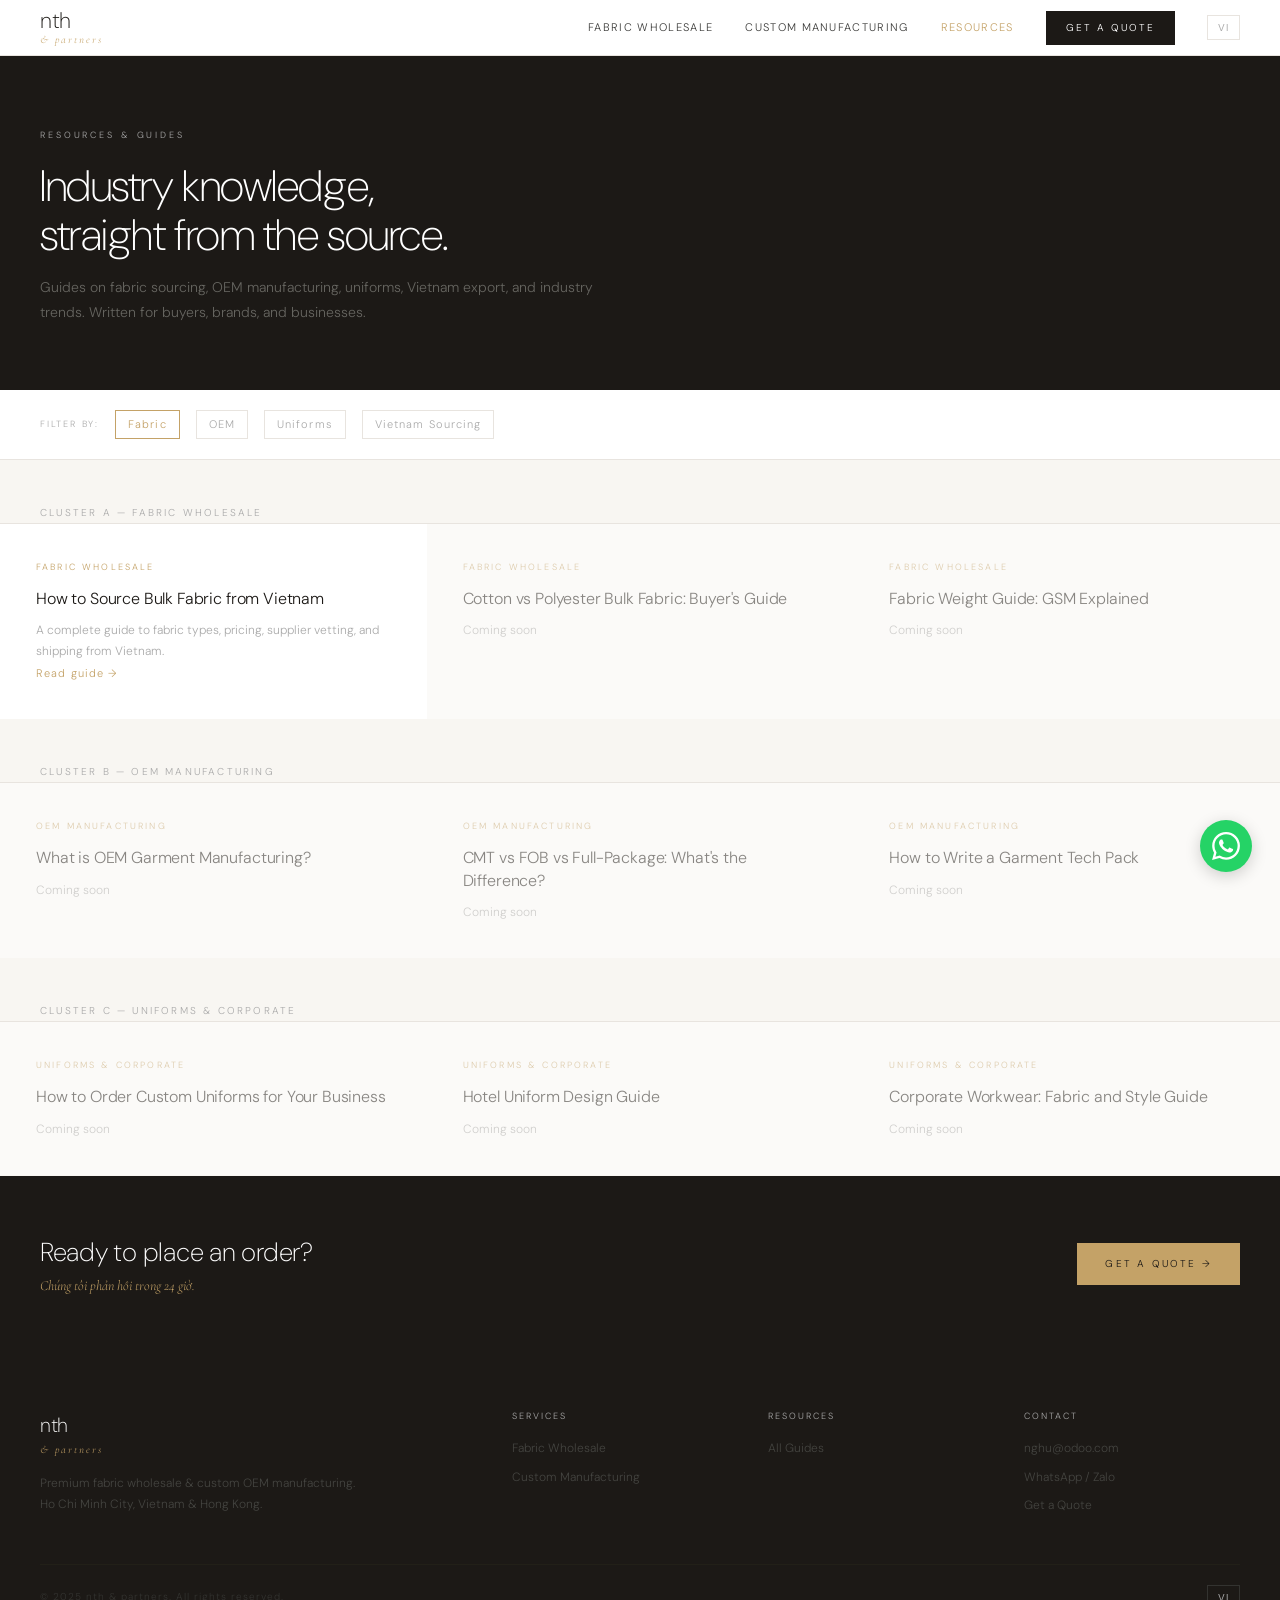
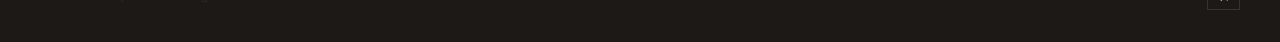
<file: blog.html>
<!DOCTYPE html>
<html lang="en">
<head>
  <meta charset="UTF-8">
  <meta name="viewport" content="width=device-width, initial-scale=1.0">
  <title>Resources & Guides — nth & partners</title>
  <meta name="description" content="Industry guides, sourcing tips, and OEM manufacturing knowledge for fashion brands, buyers, and businesses. From nth & partners, Vietnam.">
  <meta name="robots" content="index, follow">
  <link rel="canonical" href="https://nghuodoo.github.io/blog.html">
  <meta property="og:title" content="Resources & Guides — nth & partners">
  <meta property="og:description" content="Industry guides on fabric sourcing, OEM manufacturing, uniforms, and Vietnam export.">
  <meta property="og:url" content="https://nghuodoo.github.io/blog.html">
  <meta property="og:type" content="website">
  <link rel="stylesheet" href="style.css">
  <link rel="icon" href="favicon.ico" type="image/x-icon">
<style>
[data-lang="vi"]{display:none!important}
body.vi [data-lang="en"]{display:none!important}
body.vi [data-lang="vi"]{display:revert!important}
.vi-only{display:none!important}
body.vi .en-only{display:none!important}
body.vi .vi-only{display:revert!important}
</style>
<script>
(function(){
  var l=localStorage.getItem('nth_lang')||'en';
  if(l==='vi') document.body.classList.add('vi');
  document.querySelectorAll('.lang-btn').forEach(function(b){b.textContent=l==='vi'?'EN':'VI';});
})();
function toggleLang(){
  var v=document.body.classList.toggle('vi');
  localStorage.setItem('nth_lang',v?'vi':'en');
  document.querySelectorAll('.lang-btn').forEach(function(b){b.textContent=v?'EN':'VI';});
}
</script>
</head>
<body>

<nav>
  <a href="index.html" class="nav-logo">
    <span class="nav-logo-main">nth</span>
    <span class="nav-logo-sub">&amp; partners</span>
  </a>
  <div class="nav-links" id="navLinks">
    <a href="fabric.html" data-lang="en">Fabric Wholesale</a>
    <a href="fabric.html" data-lang="vi">Vải Sỉ</a>
    <a href="manufacturing.html" data-lang="en">Custom Manufacturing</a>
    <a href="manufacturing.html" data-lang="vi">Sản Xuất OEM</a>
    <a href="blog.html" class="active" data-lang="en">Resources</a>
    <a href="blog.html" class="active" data-lang="vi">Tài Nguyên</a>
    <a href="contact.html" class="nav-cta" data-lang="en">Get a Quote</a>
    <a href="contact.html" class="nav-cta" data-lang="vi">Báo Giá</a>
    <button class="lang-btn">VI</button>
  </div>
  <div class="hamburger"><span></span><span></span><span></span></div>
</nav>

<div class="page-hero">
  <div class="page-hero-label" data-lang="en">Resources &amp; Guides</div>
  <div class="page-hero-label" data-lang="vi">Tài Nguyên &amp; Hướng Dẫn</div>
  <h1 data-lang="en">Industry knowledge,<br>straight from the source.</h1>
  <h1 data-lang="vi">Kiến thức ngành,<br>trực tiếp từ nguồn cung cấp.</h1>
  <p data-lang="en">Guides on fabric sourcing, OEM manufacturing, uniforms, Vietnam export, and industry trends. Written for buyers, brands, and businesses.</p>
  <p data-lang="vi">Hướng dẫn về tìm nguồn vải, sản xuất OEM, đồng phục, xuất khẩu Việt Nam và xu hướng ngành. Viết cho người mua, thương hiệu và doanh nghiệp.</p>
</div>

<div style="background:var(--white);padding:20px 40px;border-bottom:0.5px solid var(--border);display:flex;gap:16px;flex-wrap:wrap">
  <span style="font-size:9px;letter-spacing:0.2em;color:var(--stone);text-transform:uppercase;display:flex;align-items:center" data-lang="en">Filter by:</span>
  <span style="font-size:9px;letter-spacing:0.2em;color:var(--stone);text-transform:uppercase;display:flex;align-items:center" data-lang="vi">Lọc theo:</span>
  <a href="#fabric" style="font-size:11px;color:var(--gold);letter-spacing:0.1em;text-decoration:none;padding:5px 12px;border:0.5px solid var(--gold)" data-lang="en">Fabric</a>
  <a href="#fabric" style="font-size:11px;color:var(--gold);letter-spacing:0.1em;text-decoration:none;padding:5px 12px;border:0.5px solid var(--gold)" data-lang="vi">Vải</a>
  <a href="#oem" style="font-size:11px;color:var(--stone);letter-spacing:0.1em;text-decoration:none;padding:5px 12px;border:0.5px solid var(--border)" data-lang="en">OEM</a>
  <a href="#oem" style="font-size:11px;color:var(--stone);letter-spacing:0.1em;text-decoration:none;padding:5px 12px;border:0.5px solid var(--border)" data-lang="vi">OEM</a>
  <a href="#uniforms" style="font-size:11px;color:var(--stone);letter-spacing:0.1em;text-decoration:none;padding:5px 12px;border:0.5px solid var(--border)" data-lang="en">Uniforms</a>
  <a href="#uniforms" style="font-size:11px;color:var(--stone);letter-spacing:0.1em;text-decoration:none;padding:5px 12px;border:0.5px solid var(--border)" data-lang="vi">Đồng Phục</a>
  <a href="#vietnam" style="font-size:11px;color:var(--stone);letter-spacing:0.1em;text-decoration:none;padding:5px 12px;border:0.5px solid var(--border)" data-lang="en">Vietnam Sourcing</a>
  <a href="#vietnam" style="font-size:11px;color:var(--stone);letter-spacing:0.1em;text-decoration:none;padding:5px 12px;border:0.5px solid var(--border)" data-lang="vi">Nguồn Hàng VN</a>
</div>

<!-- CLUSTER A -->
<div id="fabric" style="padding:40px 40px 0;background:var(--paper)">
  <span class="section-label" data-lang="en">Cluster A — Fabric Wholesale</span>
  <span class="section-label" data-lang="vi">Nhóm A — Vải Sỉ</span>
</div>
<div class="blog-grid" style="background:var(--paper);gap:0;border-top:0.5px solid var(--border)">
  <a href="blog/article-01-bulk-fabric-vietnam.html" class="blog-card">
    <div class="blog-card-cluster" data-lang="en">Fabric Wholesale</div>
    <div class="blog-card-cluster" data-lang="vi">Vải Sỉ</div>
    <h3 data-lang="en">How to Source Bulk Fabric from Vietnam</h3>
    <h3 data-lang="vi">Cách Mua Vải Sỉ Số Lượng Lớn Từ Việt Nam</h3>
    <p data-lang="en">A complete guide to fabric types, pricing, supplier vetting, and shipping from Vietnam.</p>
    <p data-lang="vi">Hướng dẫn toàn diện về loại vải, giá cả, đánh giá nhà cung cấp và vận chuyển từ Việt Nam.</p>
    <span class="blog-card-arrow" data-lang="en">Read guide →</span>
    <span class="blog-card-arrow" data-lang="vi">Đọc hướng dẫn →</span>
  </a>
  <a href="blog.html" class="blog-card" style="opacity:0.5;pointer-events:none">
    <div class="blog-card-cluster">Fabric Wholesale</div>
    <h3 data-lang="en">Cotton vs Polyester Bulk Fabric: Buyer's Guide</h3>
    <h3 data-lang="vi">Cotton vs Polyester Vải Sỉ: Hướng Dẫn Cho Người Mua</h3>
    <p data-lang="en">Coming soon</p><p data-lang="vi">Sắp ra mắt</p>
  </a>
  <a href="blog.html" class="blog-card" style="opacity:0.5;pointer-events:none">
    <div class="blog-card-cluster">Fabric Wholesale</div>
    <h3 data-lang="en">Fabric Weight Guide: GSM Explained</h3>
    <h3 data-lang="vi">Hướng Dẫn Trọng Lượng Vải: Giải Thích GSM</h3>
    <p data-lang="en">Coming soon</p><p data-lang="vi">Sắp ra mắt</p>
  </a>
</div>

<!-- CLUSTER B -->
<div id="oem" style="padding:40px 40px 0;background:var(--paper)">
  <span class="section-label" data-lang="en">Cluster B — OEM Manufacturing</span>
  <span class="section-label" data-lang="vi">Nhóm B — Sản Xuất OEM</span>
</div>
<div class="blog-grid" style="background:var(--paper);gap:0;border-top:0.5px solid var(--border)">
  <a href="blog.html" class="blog-card" style="opacity:0.5;pointer-events:none">
    <div class="blog-card-cluster">OEM Manufacturing</div>
    <h3 data-lang="en">What is OEM Garment Manufacturing?</h3>
    <h3 data-lang="vi">Sản Xuất Hàng May Mặc OEM Là Gì?</h3>
    <p data-lang="en">Coming soon</p><p data-lang="vi">Sắp ra mắt</p>
  </a>
  <a href="blog.html" class="blog-card" style="opacity:0.5;pointer-events:none">
    <div class="blog-card-cluster">OEM Manufacturing</div>
    <h3 data-lang="en">CMT vs FOB vs Full-Package: What's the Difference?</h3>
    <h3 data-lang="vi">CMT vs FOB vs Trọn Gói: Sự Khác Biệt Là Gì?</h3>
    <p data-lang="en">Coming soon</p><p data-lang="vi">Sắp ra mắt</p>
  </a>
  <a href="blog.html" class="blog-card" style="opacity:0.5;pointer-events:none">
    <div class="blog-card-cluster">OEM Manufacturing</div>
    <h3 data-lang="en">How to Write a Garment Tech Pack</h3>
    <h3 data-lang="vi">Cách Viết Tech Pack Hàng May Mặc</h3>
    <p data-lang="en">Coming soon</p><p data-lang="vi">Sắp ra mắt</p>
  </a>
</div>

<!-- CLUSTER C -->
<div id="uniforms" style="padding:40px 40px 0;background:var(--paper)">
  <span class="section-label" data-lang="en">Cluster C — Uniforms &amp; Corporate</span>
  <span class="section-label" data-lang="vi">Nhóm C — Đồng Phục &amp; Doanh Nghiệp</span>
</div>
<div class="blog-grid" style="background:var(--paper);gap:0;border-top:0.5px solid var(--border);margin-bottom:1px">
  <a href="blog.html" class="blog-card" style="opacity:0.5;pointer-events:none">
    <div class="blog-card-cluster" data-lang="en">Uniforms &amp; Corporate</div>
    <div class="blog-card-cluster" data-lang="vi">Đồng Phục &amp; Doanh Nghiệp</div>
    <h3 data-lang="en">How to Order Custom Uniforms for Your Business</h3>
    <h3 data-lang="vi">Cách Đặt Đồng Phục Theo Yêu Cầu Cho Doanh Nghiệp</h3>
    <p data-lang="en">Coming soon</p><p data-lang="vi">Sắp ra mắt</p>
  </a>
  <a href="blog.html" class="blog-card" style="opacity:0.5;pointer-events:none">
    <div class="blog-card-cluster" data-lang="en">Uniforms &amp; Corporate</div>
    <div class="blog-card-cluster" data-lang="vi">Đồng Phục &amp; Doanh Nghiệp</div>
    <h3 data-lang="en">Hotel Uniform Design Guide</h3>
    <h3 data-lang="vi">Hướng Dẫn Thiết Kế Đồng Phục Khách Sạn</h3>
    <p data-lang="en">Coming soon</p><p data-lang="vi">Sắp ra mắt</p>
  </a>
  <a href="blog.html" class="blog-card" style="opacity:0.5;pointer-events:none">
    <div class="blog-card-cluster" data-lang="en">Uniforms &amp; Corporate</div>
    <div class="blog-card-cluster" data-lang="vi">Đồng Phục &amp; Doanh Nghiệp</div>
    <h3 data-lang="en">Corporate Workwear: Fabric and Style Guide</h3>
    <h3 data-lang="vi">Đồng Phục Doanh Nghiệp: Hướng Dẫn Vải &amp; Phong Cách</h3>
    <p data-lang="en">Coming soon</p><p data-lang="vi">Sắp ra mắt</p>
  </a>
</div>

<!-- CTA BAND -->
<div style="background:var(--ink);padding:56px 40px;display:flex;align-items:center;justify-content:space-between;flex-wrap:wrap;gap:24px">
  <div>
    <h2 style="font-size:26px;color:var(--white);font-weight:200" data-lang="en">Ready to place an order?</h2>
    <h2 style="font-size:26px;color:var(--white);font-weight:200" data-lang="vi">Sẵn sàng đặt hàng?</h2>
    <span class="italic-accent" data-lang="en">Chúng tôi phản hồi trong 24 giờ.</span>
    <span class="italic-accent" data-lang="vi">We respond within 24 hours.</span>
  </div>
  <a href="contact.html" class="btn-primary" data-lang="en">Get a Quote →</a>
  <a href="contact.html" class="btn-primary" data-lang="vi">Nhận Báo Giá →</a>
</div>

<footer>
  <div class="footer-grid">
    <div>
      <div class="footer-logo-main">nth</div>
      <div class="footer-logo-sub">&amp; partners</div>
      <p class="footer-tagline" data-lang="en">Premium fabric wholesale &amp; custom OEM manufacturing.<br>Ho Chi Minh City, Vietnam &amp; Hong Kong.</p>
      <p class="footer-tagline" data-lang="vi">Vải sỉ cao cấp &amp; sản xuất OEM.<br>TP. Hồ Chí Minh, Việt Nam &amp; Hồng Kông.</p>
    </div>
    <div class="footer-col">
      <h5 data-lang="en">Services</h5><h5 data-lang="vi">Dịch Vụ</h5>
      <a href="fabric.html" data-lang="en">Fabric Wholesale</a><a href="fabric.html" data-lang="vi">Vải Sỉ</a>
      <a href="manufacturing.html" data-lang="en">Custom Manufacturing</a><a href="manufacturing.html" data-lang="vi">Sản Xuất OEM</a>
    </div>
    <div class="footer-col">
      <h5 data-lang="en">Resources</h5><h5 data-lang="vi">Tài Nguyên</h5>
      <a href="blog.html" data-lang="en">All Guides</a><a href="blog.html" data-lang="vi">Tất Cả Hướng Dẫn</a>
    </div>
    <div class="footer-col">
      <h5 data-lang="en">Contact</h5><h5 data-lang="vi">Liên Hệ</h5>
      <a href="mailto:nghu@odoo.com">nghu@odoo.com</a>
      <a href="https://wa.me/84899886624" target="_blank" rel="noopener">WhatsApp / Zalo</a>
      <a href="contact.html" data-lang="en">Get a Quote</a><a href="contact.html" data-lang="vi">Báo Giá</a>
    </div>
  </div>
  <div class="footer-bottom">
    <span data-lang="en">&copy; 2025 nth &amp; partners. All rights reserved.</span>
    <span data-lang="vi">&copy; 2025 nth &amp; partners. Bảo lưu mọi quyền.</span>
    <button class="lang-btn" style="border-color:#333330">VI / EN</button>
  </div>
</footer>

<a href="https://wa.me/84899886624" class="whatsapp-float" target="_blank" rel="noopener" aria-label="Chat on WhatsApp">
  <svg viewBox="0 0 24 24"><path d="M17.472 14.382c-.297-.149-1.758-.867-2.03-.967-.273-.099-.471-.148-.67.15-.197.297-.767.966-.94 1.164-.173.199-.347.223-.644.075-.297-.15-1.255-.463-2.39-1.475-.883-.788-1.48-1.761-1.653-2.059-.173-.297-.018-.458.13-.606.134-.133.298-.347.446-.52.149-.174.198-.298.298-.497.099-.198.05-.371-.025-.52-.075-.149-.669-1.612-.916-2.207-.242-.579-.487-.5-.669-.51-.173-.008-.371-.01-.57-.01-.198 0-.52.074-.792.372-.272.297-1.04 1.016-1.04 2.479 0 1.462 1.065 2.875 1.213 3.074.149.198 2.096 3.2 5.077 4.487.709.306 1.262.489 1.694.625.712.227 1.36.195 1.871.118.571-.085 1.758-.719 2.006-1.413.248-.694.248-1.289.173-1.413-.074-.124-.272-.198-.57-.347m-5.421 7.403h-.004a9.87 9.87 0 01-5.031-1.378l-.361-.214-3.741.982.998-3.648-.235-.374a9.86 9.86 0 01-1.51-5.26c.001-5.45 4.436-9.884 9.888-9.884 2.64 0 5.122 1.03 6.988 2.898a9.825 9.825 0 012.893 6.994c-.003 5.45-4.437 9.884-9.885 9.884m8.413-18.297A11.815 11.815 0 0012.05 0C5.495 0 .16 5.335.157 11.892c0 2.096.547 4.142 1.588 5.945L.057 24l6.305-1.654a11.882 11.882 0 005.683 1.448h.005c6.554 0 11.89-5.335 11.893-11.893a11.821 11.821 0 00-3.48-8.413z"/></svg>
</a>
<script src="main.js"></script>
</body>
</html>
</file>
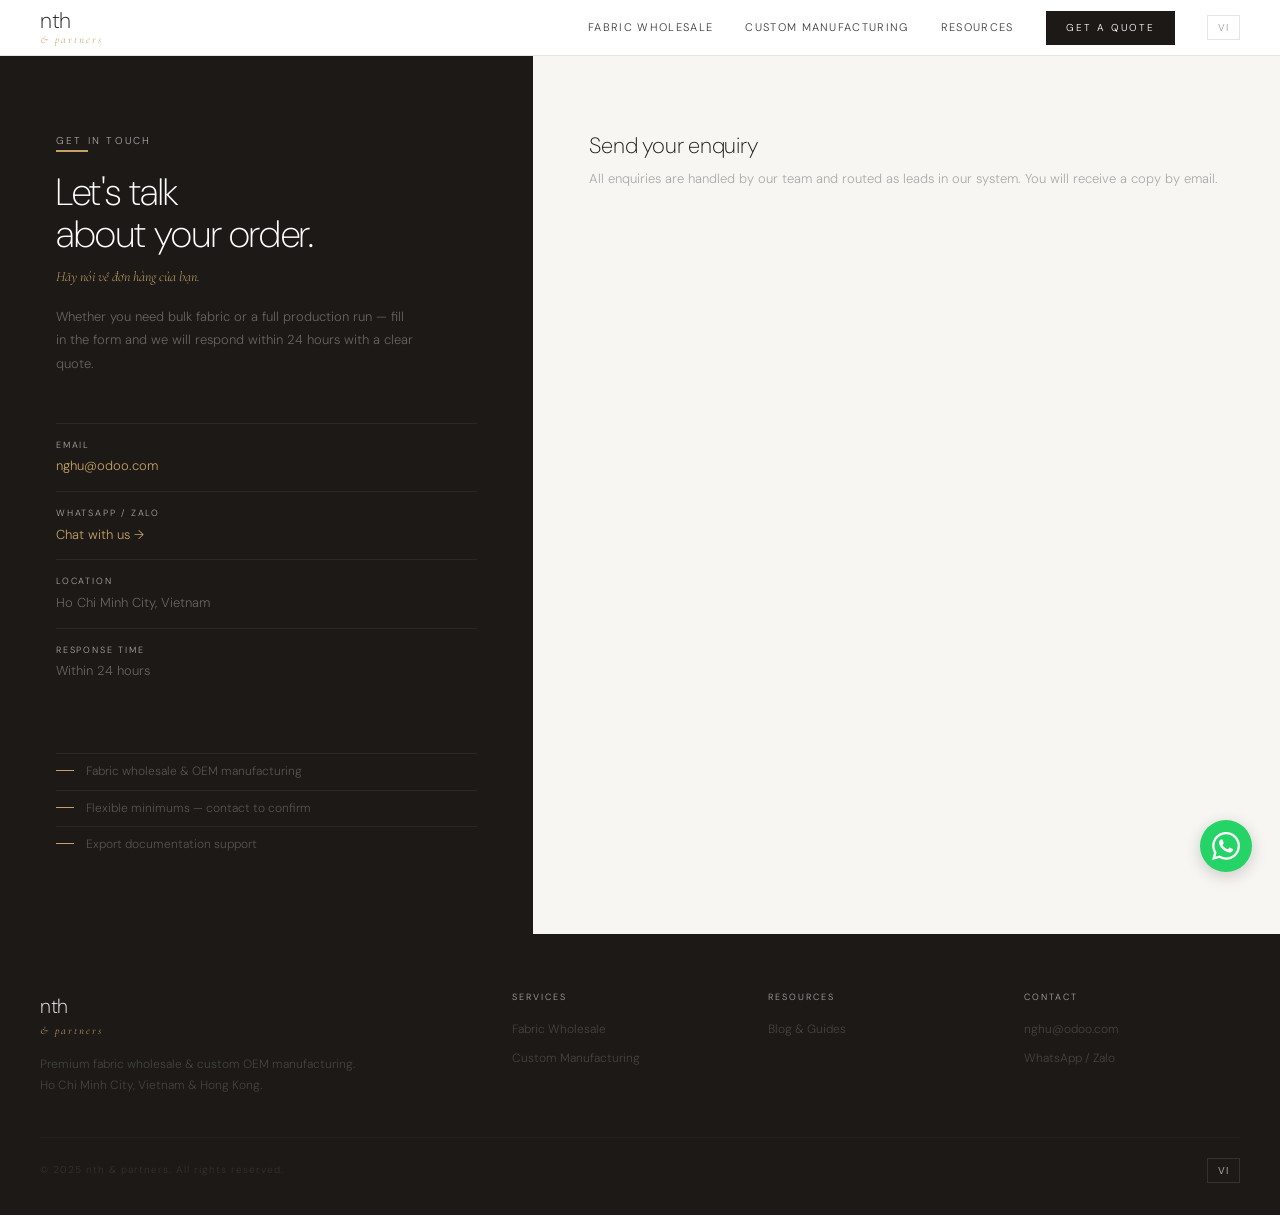
<file: contact.html>
<!DOCTYPE html>
<html lang="en">
<head>
  <meta charset="UTF-8">
  <meta name="viewport" content="width=device-width, initial-scale=1.0">
  <title>Get a Quote — nth & partners</title>
  <meta name="description" content="Contact nth & partners for fabric wholesale pricing or a custom manufacturing quote. We respond within 24 hours.">
  <meta name="robots" content="index, follow">
  <link rel="canonical" href="https://nghuodoo.github.io/contact.html">
  <meta property="og:title" content="Get a Quote — nth & partners">
  <meta property="og:description" content="Contact nth & partners for fabric or manufacturing enquiries. Response within 24 hours.">
  <meta property="og:url" content="https://nghuodoo.github.io/contact.html">
  <meta property="og:type" content="website">
  <link rel="stylesheet" href="style.css">
  <link rel="icon" href="favicon.ico" type="image/x-icon">
  <style>
    .contact-layout { display: grid; grid-template-columns: 1fr 1.4fr; min-height: calc(100vh - 56px); }
    .contact-info { background: var(--ink); padding: 72px 56px; display: flex; flex-direction: column; justify-content: space-between; }
    .contact-info h1 { font-size: 38px; color: var(--white); line-height: 1.1; margin-bottom: 10px; }
    .contact-info p { font-size: 13px; color: #666560; line-height: 1.8; margin-top: 16px; max-width: 360px; }
    .contact-details { margin-top: 48px; }
    .contact-detail { padding: 14px 0; border-top: 0.5px solid #2A2724; }
    .contact-detail-label { font-size: 9px; color: var(--stone); letter-spacing: 0.2em; text-transform: uppercase; margin-bottom: 4px; }
    .contact-detail-val { font-size: 13px; color: #666560; }
    .contact-detail-val a { color: var(--gold); text-decoration: none; }
    .contact-form-side { background: var(--paper); padding: 72px 56px; }
    .contact-form-side h2 { font-size: 22px; font-weight: 200; margin-bottom: 6px; }
    .contact-form-side .sub { font-size: 13px; color: var(--stone); margin-bottom: 32px; }
    .odoo-contact-wrap iframe { width: 100%; min-height: 640px; border: none; display: block; }
    @media (max-width: 900px) {
      .contact-layout { grid-template-columns: 1fr; }
      .contact-info { padding: 48px 24px; }
      .contact-form-side { padding: 40px 24px; }
    }
  </style>
<style>
[data-lang="vi"]{display:none!important}
body.vi [data-lang="en"]{display:none!important}
body.vi [data-lang="vi"]{display:revert!important}
.vi-only{display:none!important}
body.vi .en-only{display:none!important}
body.vi .vi-only{display:revert!important}
</style>
<script>
(function(){
  var l=localStorage.getItem('nth_lang')||'en';
  if(l==='vi') document.body.classList.add('vi');
  document.querySelectorAll('.lang-btn').forEach(function(b){b.textContent=l==='vi'?'EN':'VI';});
})();
function toggleLang(){
  var v=document.body.classList.toggle('vi');
  localStorage.setItem('nth_lang',v?'vi':'en');
  document.querySelectorAll('.lang-btn').forEach(function(b){b.textContent=v?'EN':'VI';});
}
</script>
</head>
<body>

<nav>
  <a href="index.html" class="nav-logo">
    <span class="nav-logo-main">nth</span>
    <span class="nav-logo-sub">&amp; partners</span>
  </a>
  <div class="nav-links" id="navLinks">
    <a href="fabric.html" data-lang="en">Fabric Wholesale</a>
    <a href="fabric.html" data-lang="vi">Vải Sỉ</a>
    <a href="manufacturing.html" data-lang="en">Custom Manufacturing</a>
    <a href="manufacturing.html" data-lang="vi">Sản Xuất OEM</a>
    <a href="blog.html" data-lang="en">Resources</a>
    <a href="blog.html" data-lang="vi">Tài Nguyên</a>
    <a href="contact.html" class="nav-cta active" data-lang="en">Get a Quote</a>
    <a href="contact.html" class="nav-cta active" data-lang="vi">Báo Giá</a>
    <button class="lang-btn">VI</button>
  </div>
  <div class="hamburger"><span></span><span></span><span></span></div>
</nav>

<div class="contact-layout">
  <div class="contact-info">
    <div>
      <span class="section-label" data-lang="en">Get in touch</span>
      <span class="section-label" data-lang="vi">Liên hệ</span>
      <div class="gold-rule"></div>
      <h1 data-lang="en">Let's talk<br>about your order.</h1>
      <h1 data-lang="vi">Hãy nói về<br>đơn hàng của bạn.</h1>
      <span class="italic-accent" data-lang="en">Hãy nói về đơn hàng của bạn.</span>
      <p data-lang="en">Whether you need bulk fabric or a full production run — fill in the form and we will respond within 24 hours with a clear quote.</p>
      <p data-lang="vi">Dù bạn cần vải sỉ hay sản xuất toàn bộ — điền form và chúng tôi sẽ phản hồi trong 24 giờ với báo giá rõ ràng.</p>
      <div class="contact-details">
        <div class="contact-detail">
          <div class="contact-detail-label" data-lang="en">Email</div>
          <div class="contact-detail-label" data-lang="vi">Email</div>
          <div class="contact-detail-val"><a href="mailto:nghu@odoo.com">nghu@odoo.com</a></div>
        </div>
        <div class="contact-detail">
          <div class="contact-detail-label">WhatsApp / Zalo</div>
          <div class="contact-detail-val"><a href="https://wa.me/84899886624" target="_blank" rel="noopener" data-lang="en">Chat with us →</a><a href="https://wa.me/84899886624" target="_blank" rel="noopener" data-lang="vi">Nhắn tin với chúng tôi →</a></div>
        </div>
        <div class="contact-detail">
          <div class="contact-detail-label" data-lang="en">Location</div>
          <div class="contact-detail-label" data-lang="vi">Địa chỉ</div>
          <div class="contact-detail-val" data-lang="en">Ho Chi Minh City, Vietnam</div>
          <div class="contact-detail-val" data-lang="vi">TP. Hồ Chí Minh, Việt Nam</div>
        </div>
        <div class="contact-detail">
          <div class="contact-detail-label" data-lang="en">Response time</div>
          <div class="contact-detail-label" data-lang="vi">Thời gian phản hồi</div>
          <div class="contact-detail-val" data-lang="en">Within 24 hours</div>
          <div class="contact-detail-val" data-lang="vi">Trong vòng 24 giờ</div>
        </div>
      </div>
    </div>
    <ul class="lead-checks" style="margin-top:0">
      <li><span data-lang="en">Fabric wholesale &amp; OEM manufacturing</span><span data-lang="vi">Vải sỉ &amp; sản xuất OEM</span></li>
      <li><span data-lang="en">Flexible minimums — contact to confirm</span><span data-lang="vi">Số lượng linh hoạt — liên hệ để xác nhận</span></li>
      <li><span data-lang="en">Export documentation support</span><span data-lang="vi">Hỗ trợ chứng từ xuất khẩu</span></li>
    </ul>
  </div>

  <div class="contact-form-side">
    <h2 data-lang="en">Send your enquiry</h2>
    <h2 data-lang="vi">Gửi yêu cầu của bạn</h2>
    <p class="sub" data-lang="en">All enquiries are handled by our team and routed as leads in our system. You will receive a copy by email.</p>
    <p class="sub" data-lang="vi">Tất cả yêu cầu được xử lý bởi đội ngũ của chúng tôi. Bạn sẽ nhận được bản sao qua email.</p>
    <!--
      SETUP: Replace the iframe src with your Odoo Contact Us page URL.
      In Odoo: Website → Pages → Contact Us → copy the public URL.
      Make sure the form is set to: Create Lead/Opportunity in CRM module.
      Set up auto-reply: Settings → Technical → Automated Actions → on Lead created → send email to partner.
    -->
    <div class="odoo-contact-wrap">
      <iframe
        src="https://edu-nth-partners.odoo.com/contactus"
        data-en-src="https://edu-nth-partners.odoo.com/contactus"
        data-vi-src="https://edu-nth-partners.odoo.com/contactus"
        title="Contact Form"
        loading="lazy"
      ></iframe>
    </div>
  </div>
</div>

<footer>
  <div class="footer-grid">
    <div>
      <div class="footer-logo-main">nth</div>
      <div class="footer-logo-sub">&amp; partners</div>
      <p class="footer-tagline" data-lang="en">Premium fabric wholesale &amp; custom OEM manufacturing.<br>Ho Chi Minh City, Vietnam &amp; Hong Kong.</p>
      <p class="footer-tagline" data-lang="vi">Vải sỉ cao cấp &amp; sản xuất OEM.<br>TP. Hồ Chí Minh, Việt Nam &amp; Hồng Kông.</p>
    </div>
    <div class="footer-col">
      <h5 data-lang="en">Services</h5><h5 data-lang="vi">Dịch Vụ</h5>
      <a href="fabric.html" data-lang="en">Fabric Wholesale</a><a href="fabric.html" data-lang="vi">Vải Sỉ</a>
      <a href="manufacturing.html" data-lang="en">Custom Manufacturing</a><a href="manufacturing.html" data-lang="vi">Sản Xuất OEM</a>
    </div>
    <div class="footer-col">
      <h5 data-lang="en">Resources</h5><h5 data-lang="vi">Tài Nguyên</h5>
      <a href="blog.html" data-lang="en">Blog &amp; Guides</a><a href="blog.html" data-lang="vi">Blog &amp; Hướng Dẫn</a>
    </div>
    <div class="footer-col">
      <h5 data-lang="en">Contact</h5><h5 data-lang="vi">Liên Hệ</h5>
      <a href="mailto:nghu@odoo.com">nghu@odoo.com</a>
      <a href="https://wa.me/84899886624" target="_blank" rel="noopener">WhatsApp / Zalo</a>
    </div>
  </div>
  <div class="footer-bottom">
    <span data-lang="en">&copy; 2025 nth &amp; partners. All rights reserved.</span>
    <span data-lang="vi">&copy; 2025 nth &amp; partners. Bảo lưu mọi quyền.</span>
    <button class="lang-btn" style="border-color:#333330">VI / EN</button>
  </div>
</footer>

<a href="https://wa.me/84899886624" class="whatsapp-float" target="_blank" rel="noopener" aria-label="Chat on WhatsApp">
  <svg viewBox="0 0 24 24"><path d="M17.472 14.382c-.297-.149-1.758-.867-2.03-.967-.273-.099-.471-.148-.67.15-.197.297-.767.966-.94 1.164-.173.199-.347.223-.644.075-.297-.15-1.255-.463-2.39-1.475-.883-.788-1.48-1.761-1.653-2.059-.173-.297-.018-.458.13-.606.134-.133.298-.347.446-.52.149-.174.198-.298.298-.497.099-.198.05-.371-.025-.52-.075-.149-.669-1.612-.916-2.207-.242-.579-.487-.5-.669-.51-.173-.008-.371-.01-.57-.01-.198 0-.52.074-.792.372-.272.297-1.04 1.016-1.04 2.479 0 1.462 1.065 2.875 1.213 3.074.149.198 2.096 3.2 5.077 4.487.709.306 1.262.489 1.694.625.712.227 1.36.195 1.871.118.571-.085 1.758-.719 2.006-1.413.248-.694.248-1.289.173-1.413-.074-.124-.272-.198-.57-.347m-5.421 7.403h-.004a9.87 9.87 0 01-5.031-1.378l-.361-.214-3.741.982.998-3.648-.235-.374a9.86 9.86 0 01-1.51-5.26c.001-5.45 4.436-9.884 9.888-9.884 2.64 0 5.122 1.03 6.988 2.898a9.825 9.825 0 012.893 6.994c-.003 5.45-4.437 9.884-9.885 9.884m8.413-18.297A11.815 11.815 0 0012.05 0C5.495 0 .16 5.335.157 11.892c0 2.096.547 4.142 1.588 5.945L.057 24l6.305-1.654a11.882 11.882 0 005.683 1.448h.005c6.554 0 11.89-5.335 11.893-11.893a11.821 11.821 0 00-3.48-8.413z"/></svg>
</a>

<script src="main.js"></script>
</body>
</html>
</file>
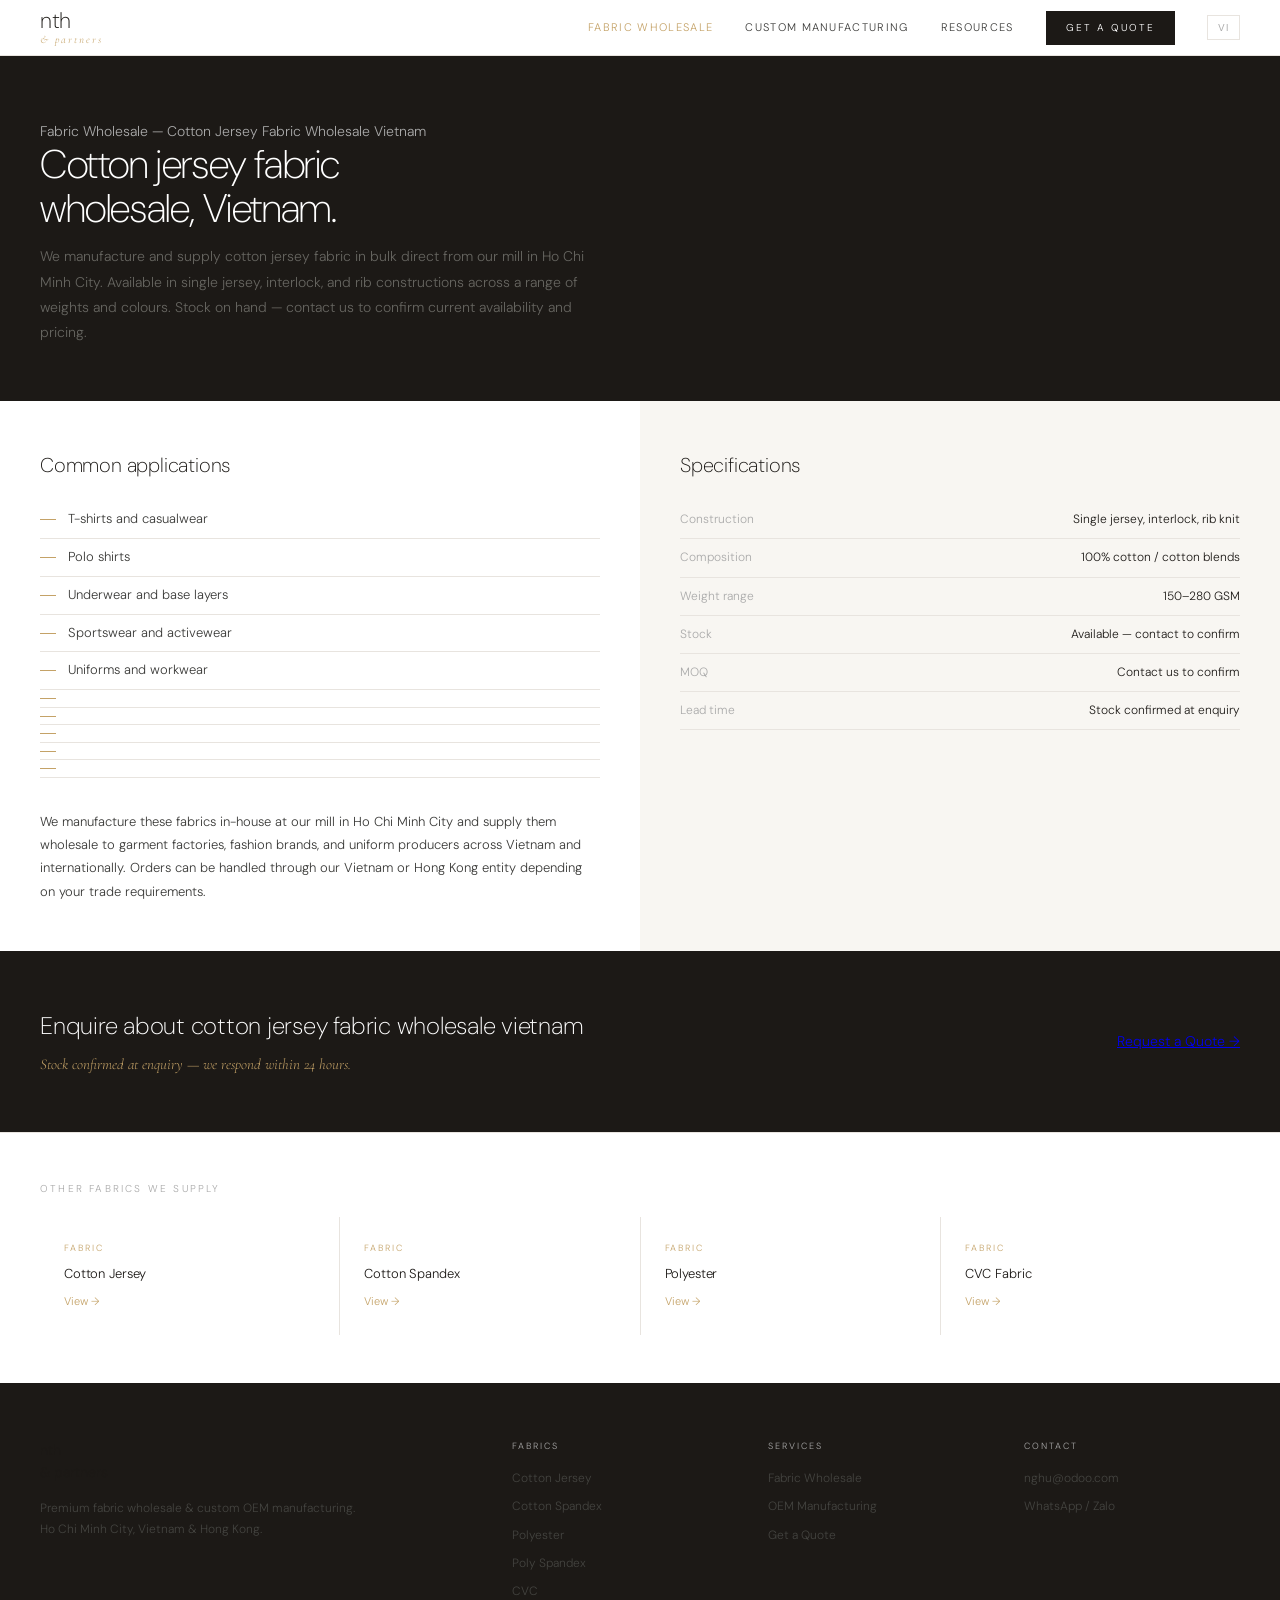
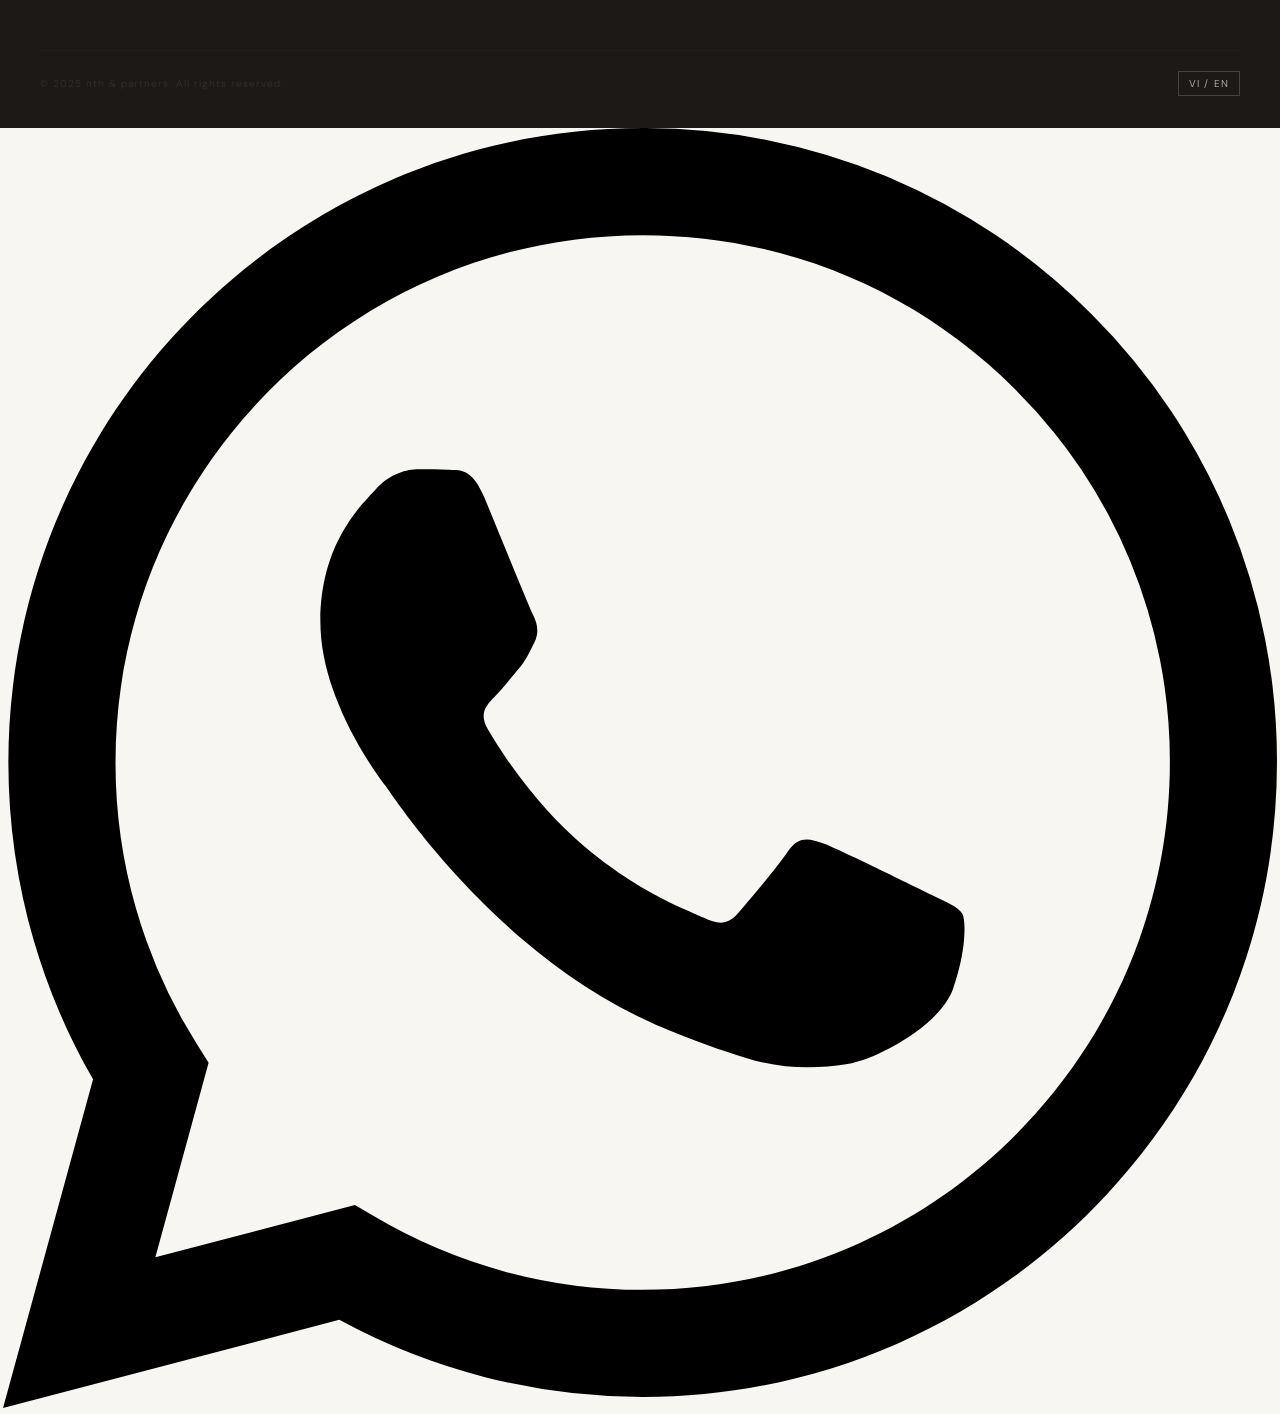
<file: cotton-jersey-fabric-wholesale-vietnam.html>
<!DOCTYPE html>
<html lang="en">
<head>
<meta charset="UTF-8">
<meta name="viewport" content="width=device-width, initial-scale=1.0">
<title>Cotton Jersey Fabric Wholesale Vietnam | nth &amp; partners</title>
<meta name="description" content="Mill-direct cotton jersey fabric wholesale from Vietnam. Single jersey, interlock, rib — stock available in Ho Chi Minh City. Enquire for pricing and availability.">
<meta name="robots" content="index, follow">
<link rel="canonical" href="https://nghuodoo.github.io/cotton-jersey-fabric-wholesale-vietnam.html">
<meta property="og:title" content="Cotton Jersey Fabric Wholesale Vietnam | nth &amp; partners">
<meta property="og:description" content="Mill-direct cotton jersey fabric wholesale from Vietnam. Single jersey, interlock, rib — stock available in Ho Chi Minh City. Enquire for pricing and availability.">
<meta property="og:type" content="website">
<script type="application/ld+json">
{"@context":"https://schema.org","@type":"Product","name":"Cotton Jersey Fabric Wholesale Vietnam","description":"Mill-direct cotton jersey fabric wholesale from Vietnam. Single jersey, interlock, rib — stock available in Ho Chi Minh City. Enquire for pricing and availability.","brand":{"@type":"Organization","name":"nth & partners"},"offers":{"@type":"Offer","availability":"https://schema.org/InStock","seller":{"@type":"Organization","name":"nth & partners","url":"https://nghuodoo.github.io"}}}
</script>
<link rel="preconnect" href="https://fonts.googleapis.com">
<link rel="preconnect" href="https://fonts.gstatic.com" crossorigin>
<link href="https://fonts.googleapis.com/css2?family=Cormorant+Garamond:ital,wght@1,300&family=DM+Sans:wght@200;300;400&display=swap" rel="stylesheet">
<link rel="stylesheet" href="style.css">
<style>
.vi-only{display:none!important}
body.vi .en-only{display:none!important}
body.vi .vi-only{display:revert!important}
.page-hero{background:var(--ink);padding:64px 40px 56px}
.page-hero .lbl{color:var(--stone)}
.page-hero h1{font-size:40px;color:var(--white);line-height:1.1;margin-bottom:10px;font-weight:200}
.page-hero p{font-size:14px;color:#666560;line-height:1.8;max-width:560px;margin-top:14px}
.fabric-detail{display:grid;grid-template-columns:1fr 1fr;gap:0;background:var(--border)}
.fabric-info{background:var(--white);padding:48px 40px}
.fabric-info h2{font-size:20px;font-weight:200;margin-bottom:20px}
.fabric-uses{list-style:none;margin-bottom:0}
.fabric-uses li{font-size:13px;color:var(--graphite);padding:8px 0;border-bottom:0.5px solid var(--border);display:flex;align-items:center;gap:12px}
.fabric-uses li::before{content:'';width:16px;height:0.5px;background:var(--gold);flex-shrink:0}
.fabric-specs{background:var(--paper);padding:48px 40px}
.fabric-specs h2{font-size:20px;font-weight:200;margin-bottom:20px}
.spec-row{display:flex;justify-content:space-between;padding:9px 0;border-bottom:0.5px solid var(--border)}
.spec-k{font-size:12px;color:var(--stone)}
.spec-v{font-size:12px;color:var(--ink)}
.cta-band{background:var(--ink);padding:56px 40px;display:flex;align-items:center;justify-content:space-between;flex-wrap:wrap;gap:24px}
.cta-band h2{font-size:24px;color:var(--white);font-weight:200}
.related{padding:48px 40px;background:var(--white);border-top:0.5px solid var(--border)}
.related-grid{display:grid;grid-template-columns:repeat(4,1fr);gap:1px;background:var(--border);margin-top:20px}
.rel-card{background:var(--white);padding:24px;text-decoration:none;display:block;transition:background 0.2s}
.rel-card:hover{background:var(--paper)}
.rel-card-label{font-size:9px;color:var(--gold);letter-spacing:0.22em;text-transform:uppercase;margin-bottom:10px}
.rel-card h3{font-size:13px;font-weight:300;color:var(--ink);line-height:1.4}
.rel-card span{font-size:11px;color:var(--gold);display:block;margin-top:10px}
@media(max-width:900px){
  nav{padding:0 20px}.nav-links{display:none}.hamburger{display:flex}
  .nav-links.open{display:flex;flex-direction:column;position:fixed;top:56px;left:0;right:0;background:var(--white);padding:24px 20px;gap:20px;border-bottom:0.5px solid var(--border);z-index:99}
  .page-hero{padding:48px 24px 40px}.page-hero h1{font-size:28px}
  .fabric-detail{grid-template-columns:1fr}
  .fabric-info,.fabric-specs{padding:36px 24px}
  .cta-band{padding:40px 24px}
  .related{padding:36px 24px}
  .related-grid{grid-template-columns:1fr 1fr}
  .footer-grid{grid-template-columns:1fr 1fr;gap:32px}
  .footer-bottom{flex-direction:column;gap:8px;text-align:center}
}
</style>
</head>
<body>
<nav>
  <a href="index.html" class="nav-logo">
    <span class="nav-logo-main">nth</span>
    <span class="nav-logo-sub">&amp; partners</span>
  </a>
  <div class="nav-links" id="navLinks">
    <a href="fabric.html" class="active"><span class="en-only">Fabric Wholesale</span><span class="vi-only">Vải Sỉ</span></a>
    <a href="manufacturing.html"><span class="en-only">Custom Manufacturing</span><span class="vi-only">Sản Xuất OEM</span></a>
    <a href="blog.html"><span class="en-only">Resources</span><span class="vi-only">Tài Nguyên</span></a>
    <a href="contact.html" class="nav-cta"><span class="en-only">Get a Quote</span><span class="vi-only">Báo Giá</span></a>
    <button class="lang-btn" id="langBtn" onclick="toggleLang()">VI</button>
  </div>
  <div class="hamburger" onclick="document.getElementById('navLinks').classList.toggle('open')"><span></span><span></span><span></span></div>
</nav>

<div class="page-hero">
  <span class="lbl en-only">Fabric Wholesale — Cotton Jersey Fabric Wholesale Vietnam</span>
  <span class="lbl vi-only">Vải Sỉ — Vải Cotton Jersey Sỉ Việt Nam</span>
  <h1 class="en-only">Cotton jersey fabric<br>wholesale, Vietnam.</h1>
  <h1 class="vi-only">Vải cotton jersey sỉ<br>trực tiếp từ nhà máy.</h1>
  <p class="en-only">We manufacture and supply cotton jersey fabric in bulk direct from our mill in Ho Chi Minh City. Available in single jersey, interlock, and rib constructions across a range of weights and colours. Stock on hand — contact us to confirm current availability and pricing.</p>
  <p class="vi-only">Chúng tôi sản xuất và cung cấp vải cotton jersey số lượng lớn trực tiếp từ nhà máy tại TP. Hồ Chí Minh. Có sẵn dạng single jersey, interlock và rib với nhiều trọng lượng và màu sắc. Hàng có sẵn trong kho — liên hệ để xác nhận số lượng và giá.</p>
</div>

<div class="fabric-detail">
  <div class="fabric-info">
    <h2 class="en-only">Common applications</h2>
    <h2 class="vi-only">Ứng dụng phổ biến</h2>
    <ul class="fabric-uses">
      <li><span class="en-only">T-shirts and casualwear</span></li>
      <li><span class="en-only">Polo shirts</span></li>
      <li><span class="en-only">Underwear and base layers</span></li>
      <li><span class="en-only">Sportswear and activewear</span></li>
      <li><span class="en-only">Uniforms and workwear</span></li>
      <li><span class="vi-only">Áo thun và trang phục thường ngày</span></li>
      <li><span class="vi-only">Áo polo</span></li>
      <li><span class="vi-only">Đồ lót và lớp lót</span></li>
      <li><span class="vi-only">Trang phục thể thao</span></li>
      <li><span class="vi-only">Đồng phục và trang phục lao động</span></li>
    </ul>
    <div style="margin-top:32px">
      <p class="en-only" style="font-size:13px;color:var(--graphite);line-height:1.8">We manufacture these fabrics in-house at our mill in Ho Chi Minh City and supply them wholesale to garment factories, fashion brands, and uniform producers across Vietnam and internationally. Orders can be handled through our Vietnam or Hong Kong entity depending on your trade requirements.</p>
      <p class="vi-only" style="font-size:13px;color:var(--graphite);line-height:1.8">Chúng tôi sản xuất các loại vải này tại nhà máy của mình ở TP. Hồ Chí Minh và cung cấp sỉ cho các xưởng may, thương hiệu thời trang và đơn vị sản xuất đồng phục trong nước và quốc tế. Đơn hàng có thể được xử lý qua pháp nhân tại Việt Nam hoặc Hồng Kông tùy theo yêu cầu thương mại của bạn.</p>
    </div>
  </div>
  <div class="fabric-specs">
    <h2 class="en-only">Specifications</h2>
    <h2 class="vi-only">Thông số kỹ thuật</h2>
      <div class="spec-row"><span class="spec-k en-only">Construction</span><span class="spec-k vi-only">Cấu trúc</span><span class="spec-v en-only">Single jersey, interlock, rib knit</span><span class="spec-v vi-only">Single jersey, interlock, rib knit</span></div>
      <div class="spec-row"><span class="spec-k en-only">Composition</span><span class="spec-k vi-only">Thành phần</span><span class="spec-v en-only">100% cotton / cotton blends</span><span class="spec-v vi-only">100% cotton / vải pha cotton</span></div>
      <div class="spec-row"><span class="spec-k en-only">Weight range</span><span class="spec-k vi-only">Trọng lượng</span><span class="spec-v en-only">150–280 GSM</span><span class="spec-v vi-only">150–280 GSM</span></div>
      <div class="spec-row"><span class="spec-k en-only">Stock</span><span class="spec-k vi-only">Tồn kho</span><span class="spec-v en-only">Available — contact to confirm</span><span class="spec-v vi-only">Có sẵn — liên hệ xác nhận</span></div>
      <div class="spec-row"><span class="spec-k en-only">MOQ</span><span class="spec-k vi-only">Số lượng tối thiểu</span><span class="spec-v en-only">Contact us to confirm</span><span class="spec-v vi-only">Liên hệ để xác nhận</span></div>
      <div class="spec-row"><span class="spec-k en-only">Lead time</span><span class="spec-k vi-only">Thời gian giao hàng</span><span class="spec-v en-only">Stock confirmed at enquiry</span><span class="spec-v vi-only">Xác nhận theo tồn kho</span></div>
  </div>
</div>

<div class="cta-band">
  <div>
    <h2 class="en-only">Enquire about cotton jersey fabric wholesale vietnam</h2>
    <h2 class="vi-only">Liên hệ về vải cotton jersey sỉ việt nam</h2>
    <span style="font-family:'Cormorant Garamond',serif;font-style:italic;font-size:15px;color:var(--gold);display:block;margin-top:6px" class="en-only">Stock confirmed at enquiry — we respond within 24 hours.</span>
    <span style="font-family:'Cormorant Garamond',serif;font-style:italic;font-size:15px;color:var(--gold);display:block;margin-top:6px" class="vi-only">Tồn kho xác nhận khi liên hệ — phản hồi trong 24 giờ.</span>
  </div>
  <a href="contact.html" class="btn-gold en-only">Request a Quote &rarr;</a>
  <a href="contact.html" class="btn-gold vi-only">Yêu Cầu Báo Giá &rarr;</a>
</div>

<div class="related">
  <span style="font-size:10px;font-weight:300;letter-spacing:0.22em;color:var(--stone);text-transform:uppercase;display:block;margin-bottom:4px" class="en-only">Other fabrics we supply</span>
  <span style="font-size:10px;font-weight:300;letter-spacing:0.22em;color:var(--stone);text-transform:uppercase;display:block;margin-bottom:4px" class="vi-only">Các loại vải khác chúng tôi cung cấp</span>
  <div class="related-grid">
    <a href="cotton-jersey-fabric-wholesale-vietnam.html" class="rel-card"><div class="rel-card-label">Fabric</div><h3>Cotton Jersey</h3><span class="en-only">View →</span><span class="vi-only">Xem →</span></a>
    <a href="cotton-spandex-fabric-wholesale-vietnam.html" class="rel-card"><div class="rel-card-label">Fabric</div><h3>Cotton Spandex</h3><span class="en-only">View →</span><span class="vi-only">Xem →</span></a>
    <a href="polyester-fabric-wholesale-vietnam.html" class="rel-card"><div class="rel-card-label">Fabric</div><h3>Polyester</h3><span class="en-only">View →</span><span class="vi-only">Xem →</span></a>
    <a href="cvc-fabric-wholesale-vietnam.html" class="rel-card"><div class="rel-card-label">Fabric</div><h3>CVC Fabric</h3><span class="en-only">View →</span><span class="vi-only">Xem →</span></a>
  </div>
</div>

<footer>
  <div class="footer-grid">
    <div>
      <div class="footer-brand-main">nth</div>
      <div class="footer-brand-sub">&amp; partners</div>
      <p class="footer-tagline en-only">Premium fabric wholesale &amp; custom OEM manufacturing.<br>Ho Chi Minh City, Vietnam &amp; Hong Kong.</p>
      <p class="footer-tagline vi-only">Vải sỉ cao cấp &amp; sản xuất OEM theo yêu cầu.<br>TP. Hồ Chí Minh, Việt Nam &amp; Hồng Kông.</p>
    </div>
    <div class="footer-col">
      <h5 class="en-only">Fabrics</h5><h5 class="vi-only">Loại Vải</h5>
      <a href="cotton-jersey-fabric-wholesale-vietnam.html">Cotton Jersey</a>
      <a href="cotton-spandex-fabric-wholesale-vietnam.html">Cotton Spandex</a>
      <a href="polyester-fabric-wholesale-vietnam.html">Polyester</a>
      <a href="poly-spandex-fabric-wholesale-vietnam.html">Poly Spandex</a>
      <a href="cvc-fabric-wholesale-vietnam.html">CVC</a>
    </div>
    <div class="footer-col">
      <h5 class="en-only">Services</h5><h5 class="vi-only">Dịch Vụ</h5>
      <a href="fabric.html"><span class="en-only">Fabric Wholesale</span><span class="vi-only">Vải Sỉ</span></a>
      <a href="manufacturing.html"><span class="en-only">OEM Manufacturing</span><span class="vi-only">Sản Xuất OEM</span></a>
      <a href="contact.html"><span class="en-only">Get a Quote</span><span class="vi-only">Báo Giá</span></a>
    </div>
    <div class="footer-col">
      <h5 class="en-only">Contact</h5><h5 class="vi-only">Liên Hệ</h5>
      <a href="mailto:nghu@odoo.com">nghu@odoo.com</a>
      <a href="https://wa.me/84899886624" target="_blank" rel="noopener">WhatsApp / Zalo</a>
    </div>
  </div>
  <div class="footer-bottom">
    <span class="en-only">&copy; 2025 nth &amp; partners. All rights reserved.</span>
    <span class="vi-only">&copy; 2025 nth &amp; partners. Bảo lưu mọi quyền.</span>
    <button class="lang-btn" onclick="toggleLang()" style="border-color:#444">VI / EN</button>
  </div>
</footer>

<a href="https://wa.me/84899886624" class="wa" target="_blank" rel="noopener" aria-label="WhatsApp">
  <svg viewBox="0 0 24 24"><path d="M17.472 14.382c-.297-.149-1.758-.867-2.03-.967-.273-.099-.471-.148-.67.15-.197.297-.767.966-.94 1.164-.173.199-.347.223-.644.075-.297-.15-1.255-.463-2.39-1.475-.883-.788-1.48-1.761-1.653-2.059-.173-.297-.018-.458.13-.606.134-.133.298-.347.446-.52.149-.174.198-.298.298-.497.099-.198.05-.371-.025-.52-.075-.149-.669-1.612-.916-2.207-.242-.579-.487-.5-.669-.51-.173-.008-.371-.01-.57-.01-.198 0-.52.074-.792.372-.272.297-1.04 1.016-1.04 2.479 0 1.462 1.065 2.875 1.213 3.074.149.198 2.096 3.2 5.077 4.487.709.306 1.262.489 1.694.625.712.227 1.36.195 1.871.118.571-.085 1.758-.719 2.006-1.413.248-.694.248-1.289.173-1.413-.074-.124-.272-.198-.57-.347m-5.421 7.403h-.004a9.87 9.87 0 01-5.031-1.378l-.361-.214-3.741.982.998-3.648-.235-.374a9.86 9.86 0 01-1.51-5.26c.001-5.45 4.436-9.884 9.888-9.884 2.64 0 5.122 1.03 6.988 2.898a9.825 9.825 0 012.893 6.994c-.003 5.45-4.437 9.884-9.885 9.884m8.413-18.297A11.815 11.815 0 0012.05 0C5.495 0 .16 5.335.157 11.892c0 2.096.547 4.142 1.588 5.945L.057 24l6.305-1.654a11.882 11.882 0 005.683 1.448h.005c6.554 0 11.89-5.335 11.893-11.893a11.821 11.821 0 00-3.48-8.413z"/></svg>
</a>
<script>
(function(){var l=localStorage.getItem('nth_lang')||'en';if(l==='vi')document.body.classList.add('vi');var b=document.getElementById('langBtn');if(b)b.textContent=l==='vi'?'EN':'VI';})();
function toggleLang(){var v=document.body.classList.toggle('vi');localStorage.setItem('nth_lang',v?'vi':'en');document.querySelectorAll('.lang-btn').forEach(function(b){b.textContent=v?'EN':'VI';});}
</script>
</body>
</html>
</file>
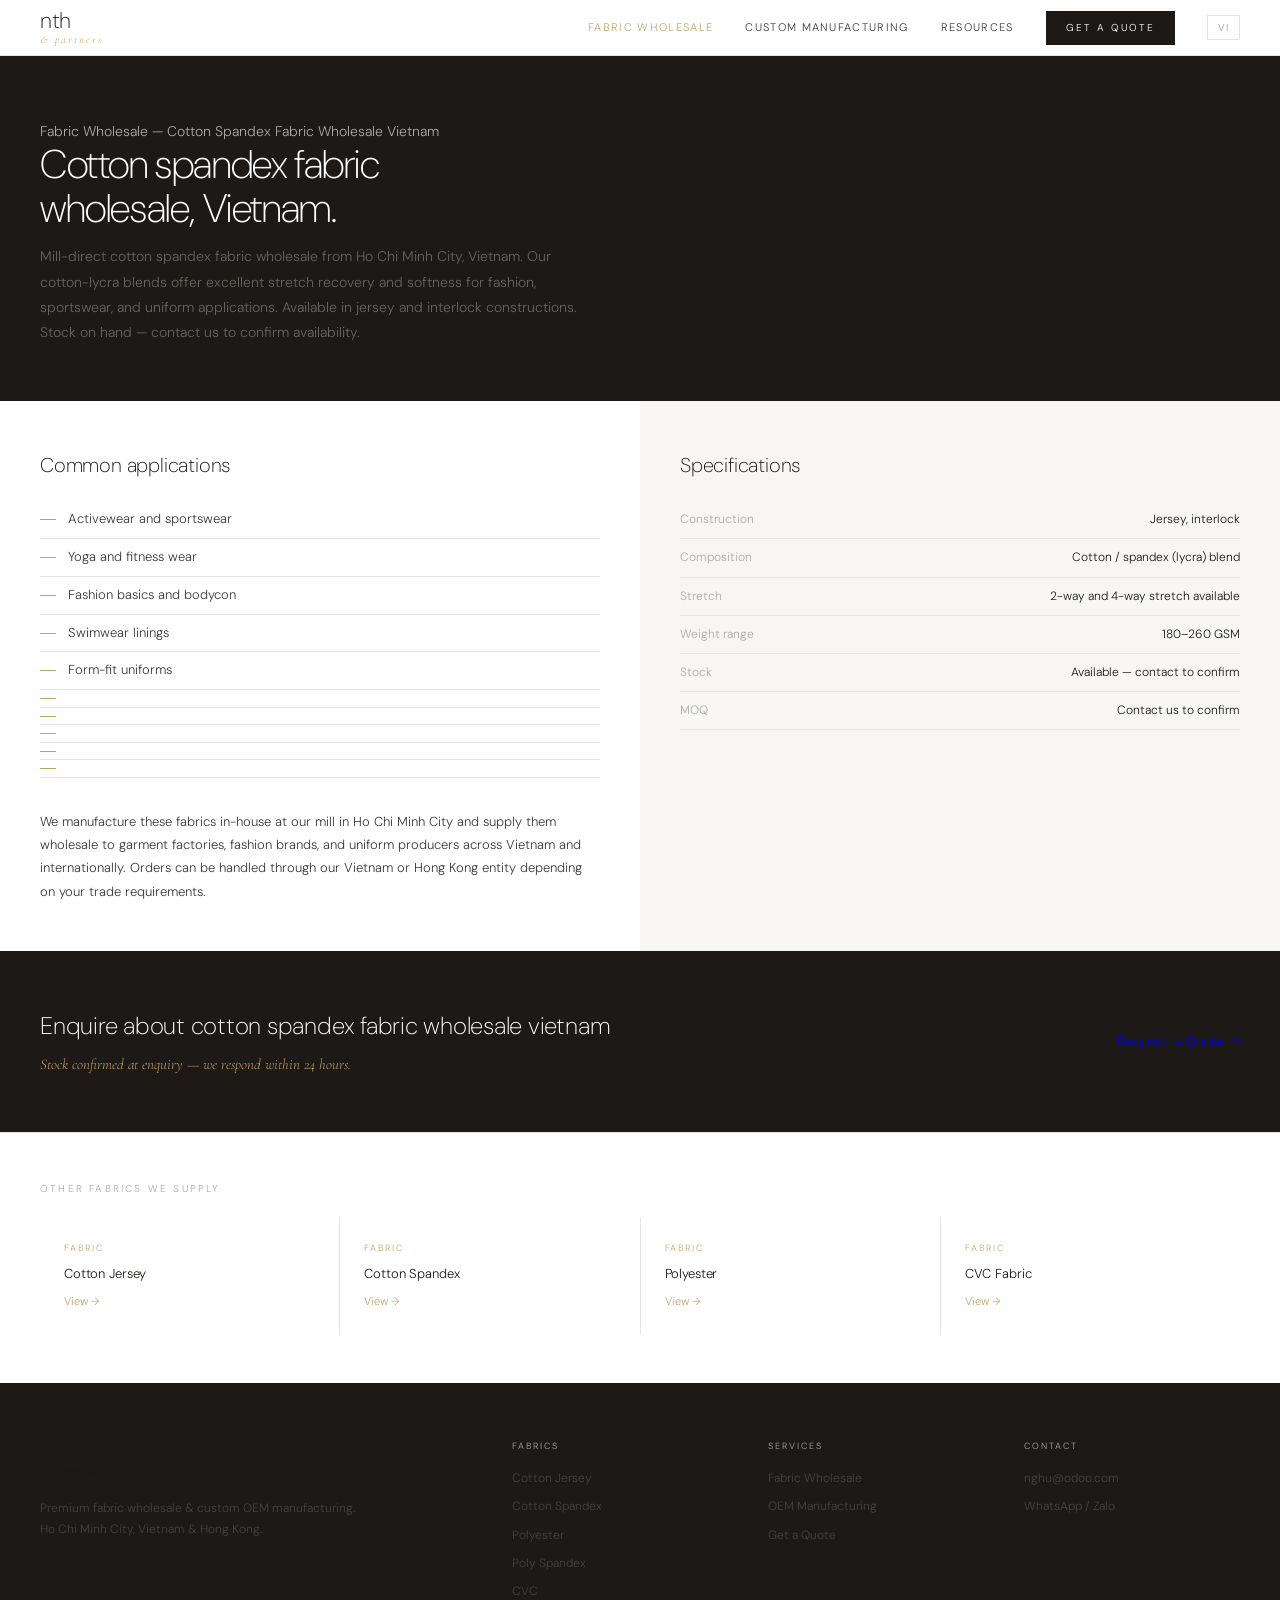
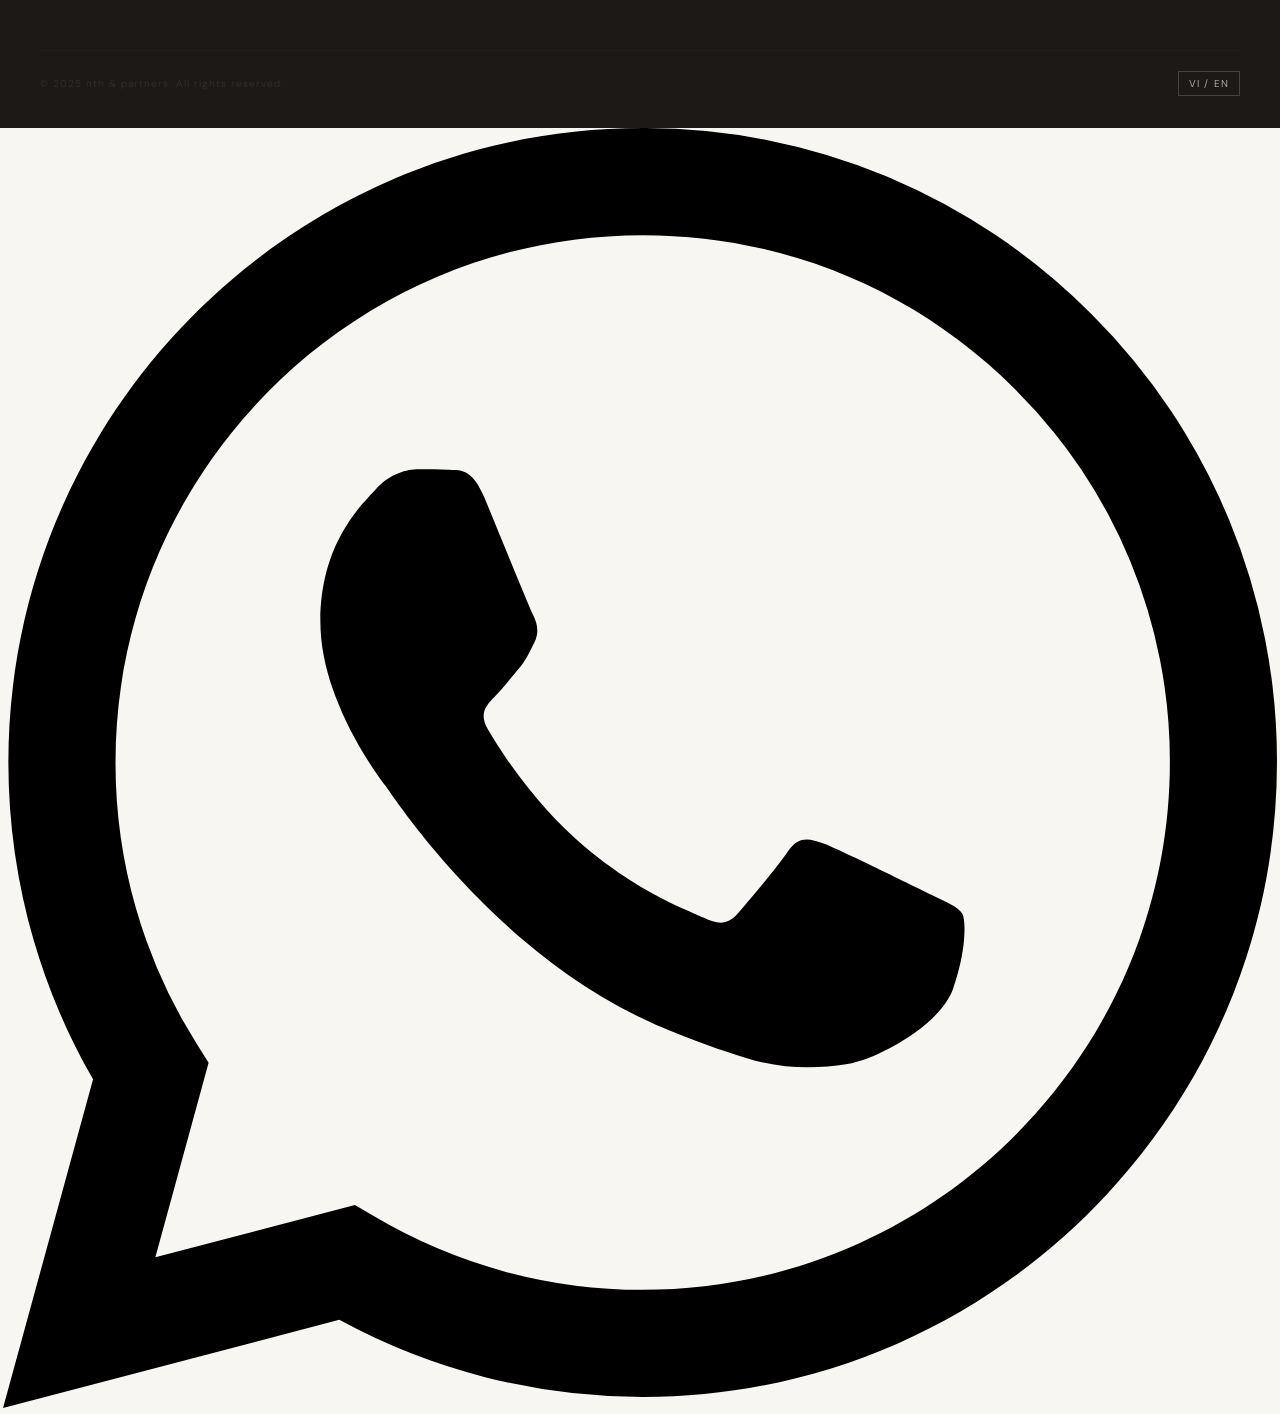
<file: cotton-spandex-fabric-wholesale-vietnam.html>
<!DOCTYPE html>
<html lang="en">
<head>
<meta charset="UTF-8">
<meta name="viewport" content="width=device-width, initial-scale=1.0">
<title>Cotton Spandex Fabric Wholesale Vietnam | nth &amp; partners</title>
<meta name="description" content="Wholesale cotton spandex (cotton lycra) fabric from Vietnam. Mill-direct supply in Ho Chi Minh City. Stock available — enquire for pricing and bulk availability.">
<meta name="robots" content="index, follow">
<link rel="canonical" href="https://nghuodoo.github.io/cotton-spandex-fabric-wholesale-vietnam.html">
<meta property="og:title" content="Cotton Spandex Fabric Wholesale Vietnam | nth &amp; partners">
<meta property="og:description" content="Wholesale cotton spandex (cotton lycra) fabric from Vietnam. Mill-direct supply in Ho Chi Minh City. Stock available — enquire for pricing and bulk availability.">
<meta property="og:type" content="website">
<script type="application/ld+json">
{"@context":"https://schema.org","@type":"Product","name":"Cotton Spandex Fabric Wholesale Vietnam","description":"Wholesale cotton spandex (cotton lycra) fabric from Vietnam. Mill-direct supply in Ho Chi Minh City. Stock available — enquire for pricing and bulk availability.","brand":{"@type":"Organization","name":"nth & partners"},"offers":{"@type":"Offer","availability":"https://schema.org/InStock","seller":{"@type":"Organization","name":"nth & partners","url":"https://nghuodoo.github.io"}}}
</script>
<link rel="preconnect" href="https://fonts.googleapis.com">
<link rel="preconnect" href="https://fonts.gstatic.com" crossorigin>
<link href="https://fonts.googleapis.com/css2?family=Cormorant+Garamond:ital,wght@1,300&family=DM+Sans:wght@200;300;400&display=swap" rel="stylesheet">
<link rel="stylesheet" href="style.css">
<style>
.vi-only{display:none!important}
body.vi .en-only{display:none!important}
body.vi .vi-only{display:revert!important}
.page-hero{background:var(--ink);padding:64px 40px 56px}
.page-hero .lbl{color:var(--stone)}
.page-hero h1{font-size:40px;color:var(--white);line-height:1.1;margin-bottom:10px;font-weight:200}
.page-hero p{font-size:14px;color:#666560;line-height:1.8;max-width:560px;margin-top:14px}
.fabric-detail{display:grid;grid-template-columns:1fr 1fr;gap:0;background:var(--border)}
.fabric-info{background:var(--white);padding:48px 40px}
.fabric-info h2{font-size:20px;font-weight:200;margin-bottom:20px}
.fabric-uses{list-style:none;margin-bottom:0}
.fabric-uses li{font-size:13px;color:var(--graphite);padding:8px 0;border-bottom:0.5px solid var(--border);display:flex;align-items:center;gap:12px}
.fabric-uses li::before{content:'';width:16px;height:0.5px;background:var(--gold);flex-shrink:0}
.fabric-specs{background:var(--paper);padding:48px 40px}
.fabric-specs h2{font-size:20px;font-weight:200;margin-bottom:20px}
.spec-row{display:flex;justify-content:space-between;padding:9px 0;border-bottom:0.5px solid var(--border)}
.spec-k{font-size:12px;color:var(--stone)}
.spec-v{font-size:12px;color:var(--ink)}
.cta-band{background:var(--ink);padding:56px 40px;display:flex;align-items:center;justify-content:space-between;flex-wrap:wrap;gap:24px}
.cta-band h2{font-size:24px;color:var(--white);font-weight:200}
.related{padding:48px 40px;background:var(--white);border-top:0.5px solid var(--border)}
.related-grid{display:grid;grid-template-columns:repeat(4,1fr);gap:1px;background:var(--border);margin-top:20px}
.rel-card{background:var(--white);padding:24px;text-decoration:none;display:block;transition:background 0.2s}
.rel-card:hover{background:var(--paper)}
.rel-card-label{font-size:9px;color:var(--gold);letter-spacing:0.22em;text-transform:uppercase;margin-bottom:10px}
.rel-card h3{font-size:13px;font-weight:300;color:var(--ink);line-height:1.4}
.rel-card span{font-size:11px;color:var(--gold);display:block;margin-top:10px}
@media(max-width:900px){
  nav{padding:0 20px}.nav-links{display:none}.hamburger{display:flex}
  .nav-links.open{display:flex;flex-direction:column;position:fixed;top:56px;left:0;right:0;background:var(--white);padding:24px 20px;gap:20px;border-bottom:0.5px solid var(--border);z-index:99}
  .page-hero{padding:48px 24px 40px}.page-hero h1{font-size:28px}
  .fabric-detail{grid-template-columns:1fr}
  .fabric-info,.fabric-specs{padding:36px 24px}
  .cta-band{padding:40px 24px}
  .related{padding:36px 24px}
  .related-grid{grid-template-columns:1fr 1fr}
  .footer-grid{grid-template-columns:1fr 1fr;gap:32px}
  .footer-bottom{flex-direction:column;gap:8px;text-align:center}
}
</style>
</head>
<body>
<nav>
  <a href="index.html" class="nav-logo">
    <span class="nav-logo-main">nth</span>
    <span class="nav-logo-sub">&amp; partners</span>
  </a>
  <div class="nav-links" id="navLinks">
    <a href="fabric.html" class="active"><span class="en-only">Fabric Wholesale</span><span class="vi-only">Vải Sỉ</span></a>
    <a href="manufacturing.html"><span class="en-only">Custom Manufacturing</span><span class="vi-only">Sản Xuất OEM</span></a>
    <a href="blog.html"><span class="en-only">Resources</span><span class="vi-only">Tài Nguyên</span></a>
    <a href="contact.html" class="nav-cta"><span class="en-only">Get a Quote</span><span class="vi-only">Báo Giá</span></a>
    <button class="lang-btn" id="langBtn" onclick="toggleLang()">VI</button>
  </div>
  <div class="hamburger" onclick="document.getElementById('navLinks').classList.toggle('open')"><span></span><span></span><span></span></div>
</nav>

<div class="page-hero">
  <span class="lbl en-only">Fabric Wholesale — Cotton Spandex Fabric Wholesale Vietnam</span>
  <span class="lbl vi-only">Vải Sỉ — Vải Cotton Spandex Sỉ Việt Nam</span>
  <h1 class="en-only">Cotton spandex fabric<br>wholesale, Vietnam.</h1>
  <h1 class="vi-only">Vải cotton spandex sỉ<br>trực tiếp từ nhà máy.</h1>
  <p class="en-only">Mill-direct cotton spandex fabric wholesale from Ho Chi Minh City, Vietnam. Our cotton-lycra blends offer excellent stretch recovery and softness for fashion, sportswear, and uniform applications. Available in jersey and interlock constructions. Stock on hand — contact us to confirm availability.</p>
  <p class="vi-only">Vải cotton spandex sỉ trực tiếp từ nhà máy tại TP. Hồ Chí Minh, Việt Nam. Vải cotton-lycra có độ đàn hồi và độ mềm mại tốt cho thời trang, thể thao và đồng phục. Có dạng jersey và interlock. Hàng có sẵn trong kho — liên hệ để xác nhận.</p>
</div>

<div class="fabric-detail">
  <div class="fabric-info">
    <h2 class="en-only">Common applications</h2>
    <h2 class="vi-only">Ứng dụng phổ biến</h2>
    <ul class="fabric-uses">
      <li><span class="en-only">Activewear and sportswear</span></li>
      <li><span class="en-only">Yoga and fitness wear</span></li>
      <li><span class="en-only">Fashion basics and bodycon</span></li>
      <li><span class="en-only">Swimwear linings</span></li>
      <li><span class="en-only">Form-fit uniforms</span></li>
      <li><span class="vi-only">Trang phục thể thao</span></li>
      <li><span class="vi-only">Đồ yoga và thể dục</span></li>
      <li><span class="vi-only">Thời trang cơ bản và ôm sát</span></li>
      <li><span class="vi-only">Lót đồ bơi</span></li>
      <li><span class="vi-only">Đồng phục ôm dáng</span></li>
    </ul>
    <div style="margin-top:32px">
      <p class="en-only" style="font-size:13px;color:var(--graphite);line-height:1.8">We manufacture these fabrics in-house at our mill in Ho Chi Minh City and supply them wholesale to garment factories, fashion brands, and uniform producers across Vietnam and internationally. Orders can be handled through our Vietnam or Hong Kong entity depending on your trade requirements.</p>
      <p class="vi-only" style="font-size:13px;color:var(--graphite);line-height:1.8">Chúng tôi sản xuất các loại vải này tại nhà máy của mình ở TP. Hồ Chí Minh và cung cấp sỉ cho các xưởng may, thương hiệu thời trang và đơn vị sản xuất đồng phục trong nước và quốc tế. Đơn hàng có thể được xử lý qua pháp nhân tại Việt Nam hoặc Hồng Kông tùy theo yêu cầu thương mại của bạn.</p>
    </div>
  </div>
  <div class="fabric-specs">
    <h2 class="en-only">Specifications</h2>
    <h2 class="vi-only">Thông số kỹ thuật</h2>
      <div class="spec-row"><span class="spec-k en-only">Construction</span><span class="spec-k vi-only">Cấu trúc</span><span class="spec-v en-only">Jersey, interlock</span><span class="spec-v vi-only">Jersey, interlock</span></div>
      <div class="spec-row"><span class="spec-k en-only">Composition</span><span class="spec-k vi-only">Thành phần</span><span class="spec-v en-only">Cotton / spandex (lycra) blend</span><span class="spec-v vi-only">Vải pha cotton / spandex (lycra)</span></div>
      <div class="spec-row"><span class="spec-k en-only">Stretch</span><span class="spec-k vi-only">Độ co giãn</span><span class="spec-v en-only">2-way and 4-way stretch available</span><span class="spec-v vi-only">Co giãn 2 chiều và 4 chiều</span></div>
      <div class="spec-row"><span class="spec-k en-only">Weight range</span><span class="spec-k vi-only">Trọng lượng</span><span class="spec-v en-only">180–260 GSM</span><span class="spec-v vi-only">180–260 GSM</span></div>
      <div class="spec-row"><span class="spec-k en-only">Stock</span><span class="spec-k vi-only">Tồn kho</span><span class="spec-v en-only">Available — contact to confirm</span><span class="spec-v vi-only">Có sẵn — liên hệ xác nhận</span></div>
      <div class="spec-row"><span class="spec-k en-only">MOQ</span><span class="spec-k vi-only">Số lượng tối thiểu</span><span class="spec-v en-only">Contact us to confirm</span><span class="spec-v vi-only">Liên hệ để xác nhận</span></div>
  </div>
</div>

<div class="cta-band">
  <div>
    <h2 class="en-only">Enquire about cotton spandex fabric wholesale vietnam</h2>
    <h2 class="vi-only">Liên hệ về vải cotton spandex sỉ việt nam</h2>
    <span style="font-family:'Cormorant Garamond',serif;font-style:italic;font-size:15px;color:var(--gold);display:block;margin-top:6px" class="en-only">Stock confirmed at enquiry — we respond within 24 hours.</span>
    <span style="font-family:'Cormorant Garamond',serif;font-style:italic;font-size:15px;color:var(--gold);display:block;margin-top:6px" class="vi-only">Tồn kho xác nhận khi liên hệ — phản hồi trong 24 giờ.</span>
  </div>
  <a href="contact.html" class="btn-gold en-only">Request a Quote &rarr;</a>
  <a href="contact.html" class="btn-gold vi-only">Yêu Cầu Báo Giá &rarr;</a>
</div>

<div class="related">
  <span style="font-size:10px;font-weight:300;letter-spacing:0.22em;color:var(--stone);text-transform:uppercase;display:block;margin-bottom:4px" class="en-only">Other fabrics we supply</span>
  <span style="font-size:10px;font-weight:300;letter-spacing:0.22em;color:var(--stone);text-transform:uppercase;display:block;margin-bottom:4px" class="vi-only">Các loại vải khác chúng tôi cung cấp</span>
  <div class="related-grid">
    <a href="cotton-jersey-fabric-wholesale-vietnam.html" class="rel-card"><div class="rel-card-label">Fabric</div><h3>Cotton Jersey</h3><span class="en-only">View →</span><span class="vi-only">Xem →</span></a>
    <a href="cotton-spandex-fabric-wholesale-vietnam.html" class="rel-card"><div class="rel-card-label">Fabric</div><h3>Cotton Spandex</h3><span class="en-only">View →</span><span class="vi-only">Xem →</span></a>
    <a href="polyester-fabric-wholesale-vietnam.html" class="rel-card"><div class="rel-card-label">Fabric</div><h3>Polyester</h3><span class="en-only">View →</span><span class="vi-only">Xem →</span></a>
    <a href="cvc-fabric-wholesale-vietnam.html" class="rel-card"><div class="rel-card-label">Fabric</div><h3>CVC Fabric</h3><span class="en-only">View →</span><span class="vi-only">Xem →</span></a>
  </div>
</div>

<footer>
  <div class="footer-grid">
    <div>
      <div class="footer-brand-main">nth</div>
      <div class="footer-brand-sub">&amp; partners</div>
      <p class="footer-tagline en-only">Premium fabric wholesale &amp; custom OEM manufacturing.<br>Ho Chi Minh City, Vietnam &amp; Hong Kong.</p>
      <p class="footer-tagline vi-only">Vải sỉ cao cấp &amp; sản xuất OEM theo yêu cầu.<br>TP. Hồ Chí Minh, Việt Nam &amp; Hồng Kông.</p>
    </div>
    <div class="footer-col">
      <h5 class="en-only">Fabrics</h5><h5 class="vi-only">Loại Vải</h5>
      <a href="cotton-jersey-fabric-wholesale-vietnam.html">Cotton Jersey</a>
      <a href="cotton-spandex-fabric-wholesale-vietnam.html">Cotton Spandex</a>
      <a href="polyester-fabric-wholesale-vietnam.html">Polyester</a>
      <a href="poly-spandex-fabric-wholesale-vietnam.html">Poly Spandex</a>
      <a href="cvc-fabric-wholesale-vietnam.html">CVC</a>
    </div>
    <div class="footer-col">
      <h5 class="en-only">Services</h5><h5 class="vi-only">Dịch Vụ</h5>
      <a href="fabric.html"><span class="en-only">Fabric Wholesale</span><span class="vi-only">Vải Sỉ</span></a>
      <a href="manufacturing.html"><span class="en-only">OEM Manufacturing</span><span class="vi-only">Sản Xuất OEM</span></a>
      <a href="contact.html"><span class="en-only">Get a Quote</span><span class="vi-only">Báo Giá</span></a>
    </div>
    <div class="footer-col">
      <h5 class="en-only">Contact</h5><h5 class="vi-only">Liên Hệ</h5>
      <a href="mailto:nghu@odoo.com">nghu@odoo.com</a>
      <a href="https://wa.me/84899886624" target="_blank" rel="noopener">WhatsApp / Zalo</a>
    </div>
  </div>
  <div class="footer-bottom">
    <span class="en-only">&copy; 2025 nth &amp; partners. All rights reserved.</span>
    <span class="vi-only">&copy; 2025 nth &amp; partners. Bảo lưu mọi quyền.</span>
    <button class="lang-btn" onclick="toggleLang()" style="border-color:#444">VI / EN</button>
  </div>
</footer>

<a href="https://wa.me/84899886624" class="wa" target="_blank" rel="noopener" aria-label="WhatsApp">
  <svg viewBox="0 0 24 24"><path d="M17.472 14.382c-.297-.149-1.758-.867-2.03-.967-.273-.099-.471-.148-.67.15-.197.297-.767.966-.94 1.164-.173.199-.347.223-.644.075-.297-.15-1.255-.463-2.39-1.475-.883-.788-1.48-1.761-1.653-2.059-.173-.297-.018-.458.13-.606.134-.133.298-.347.446-.52.149-.174.198-.298.298-.497.099-.198.05-.371-.025-.52-.075-.149-.669-1.612-.916-2.207-.242-.579-.487-.5-.669-.51-.173-.008-.371-.01-.57-.01-.198 0-.52.074-.792.372-.272.297-1.04 1.016-1.04 2.479 0 1.462 1.065 2.875 1.213 3.074.149.198 2.096 3.2 5.077 4.487.709.306 1.262.489 1.694.625.712.227 1.36.195 1.871.118.571-.085 1.758-.719 2.006-1.413.248-.694.248-1.289.173-1.413-.074-.124-.272-.198-.57-.347m-5.421 7.403h-.004a9.87 9.87 0 01-5.031-1.378l-.361-.214-3.741.982.998-3.648-.235-.374a9.86 9.86 0 01-1.51-5.26c.001-5.45 4.436-9.884 9.888-9.884 2.64 0 5.122 1.03 6.988 2.898a9.825 9.825 0 012.893 6.994c-.003 5.45-4.437 9.884-9.885 9.884m8.413-18.297A11.815 11.815 0 0012.05 0C5.495 0 .16 5.335.157 11.892c0 2.096.547 4.142 1.588 5.945L.057 24l6.305-1.654a11.882 11.882 0 005.683 1.448h.005c6.554 0 11.89-5.335 11.893-11.893a11.821 11.821 0 00-3.48-8.413z"/></svg>
</a>
<script>
(function(){var l=localStorage.getItem('nth_lang')||'en';if(l==='vi')document.body.classList.add('vi');var b=document.getElementById('langBtn');if(b)b.textContent=l==='vi'?'EN':'VI';})();
function toggleLang(){var v=document.body.classList.toggle('vi');localStorage.setItem('nth_lang',v?'vi':'en');document.querySelectorAll('.lang-btn').forEach(function(b){b.textContent=v?'EN':'VI';});}
</script>
</body>
</html>
</file>
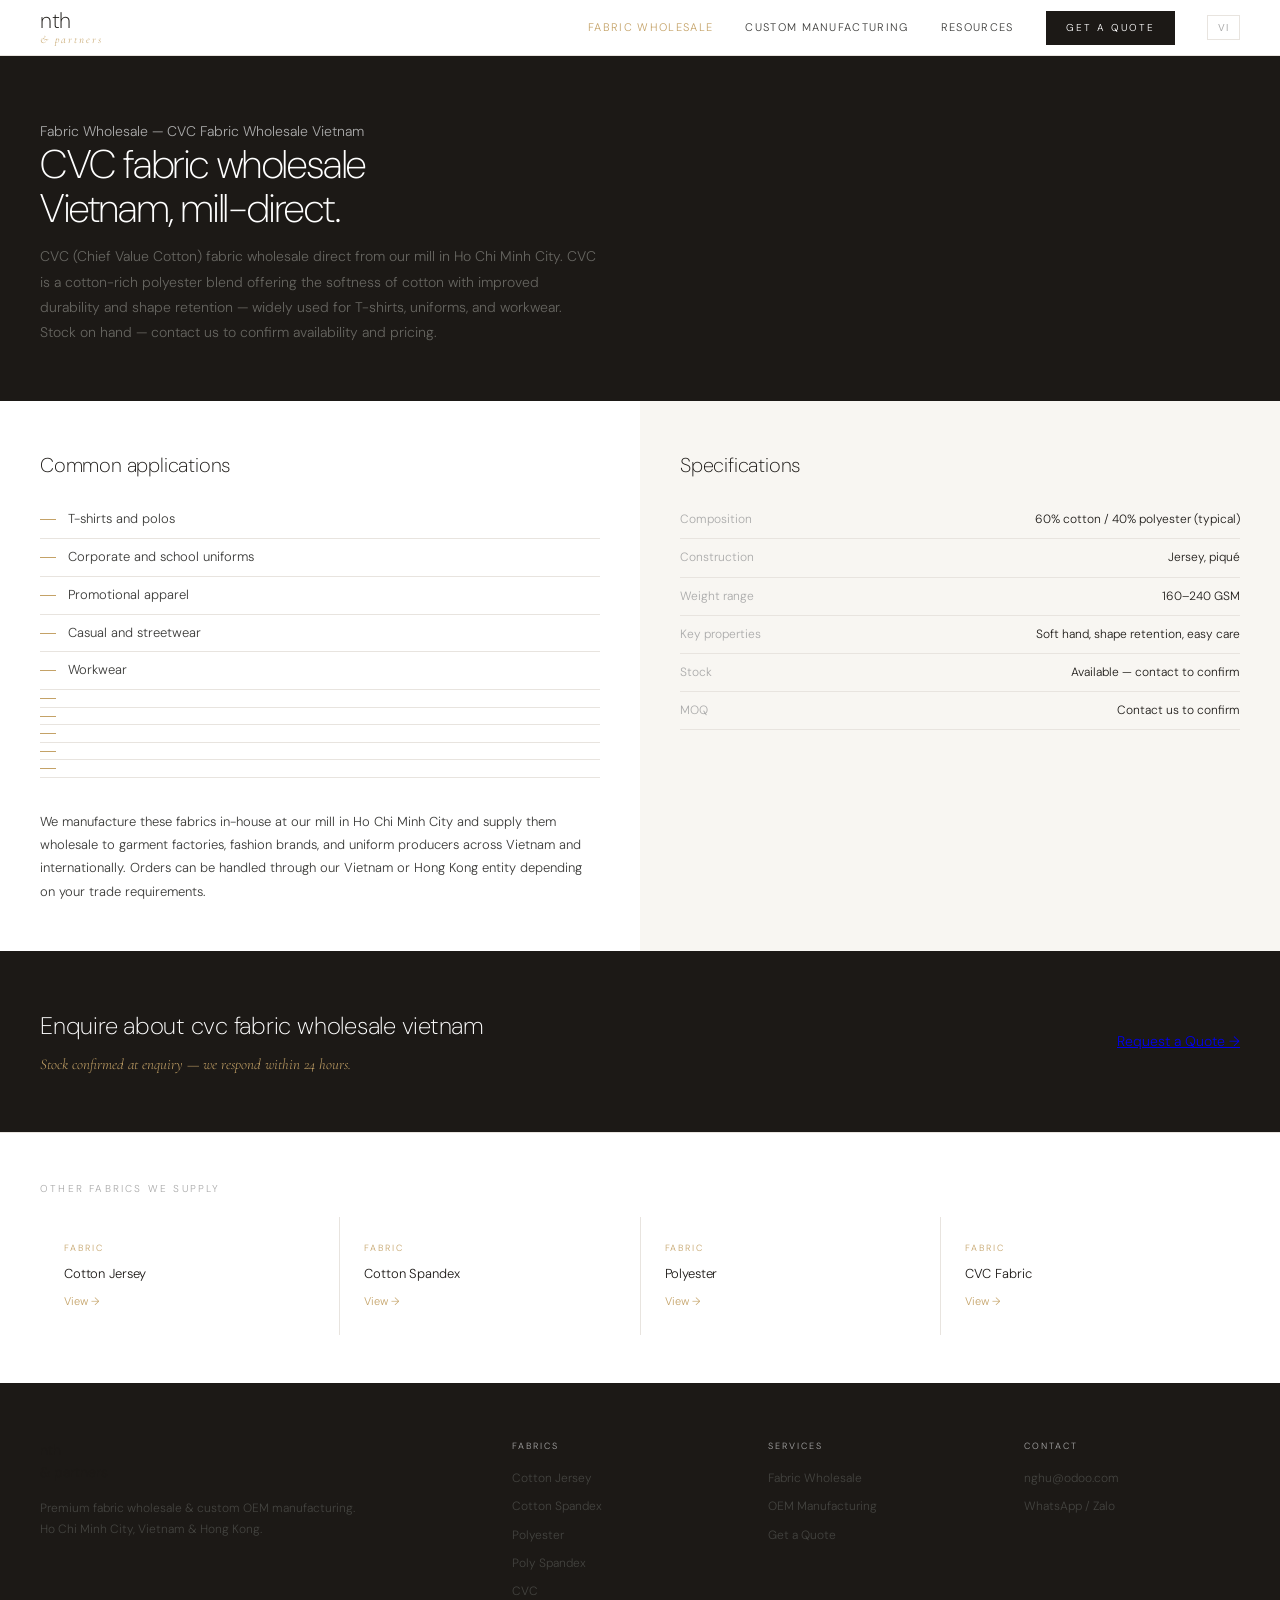
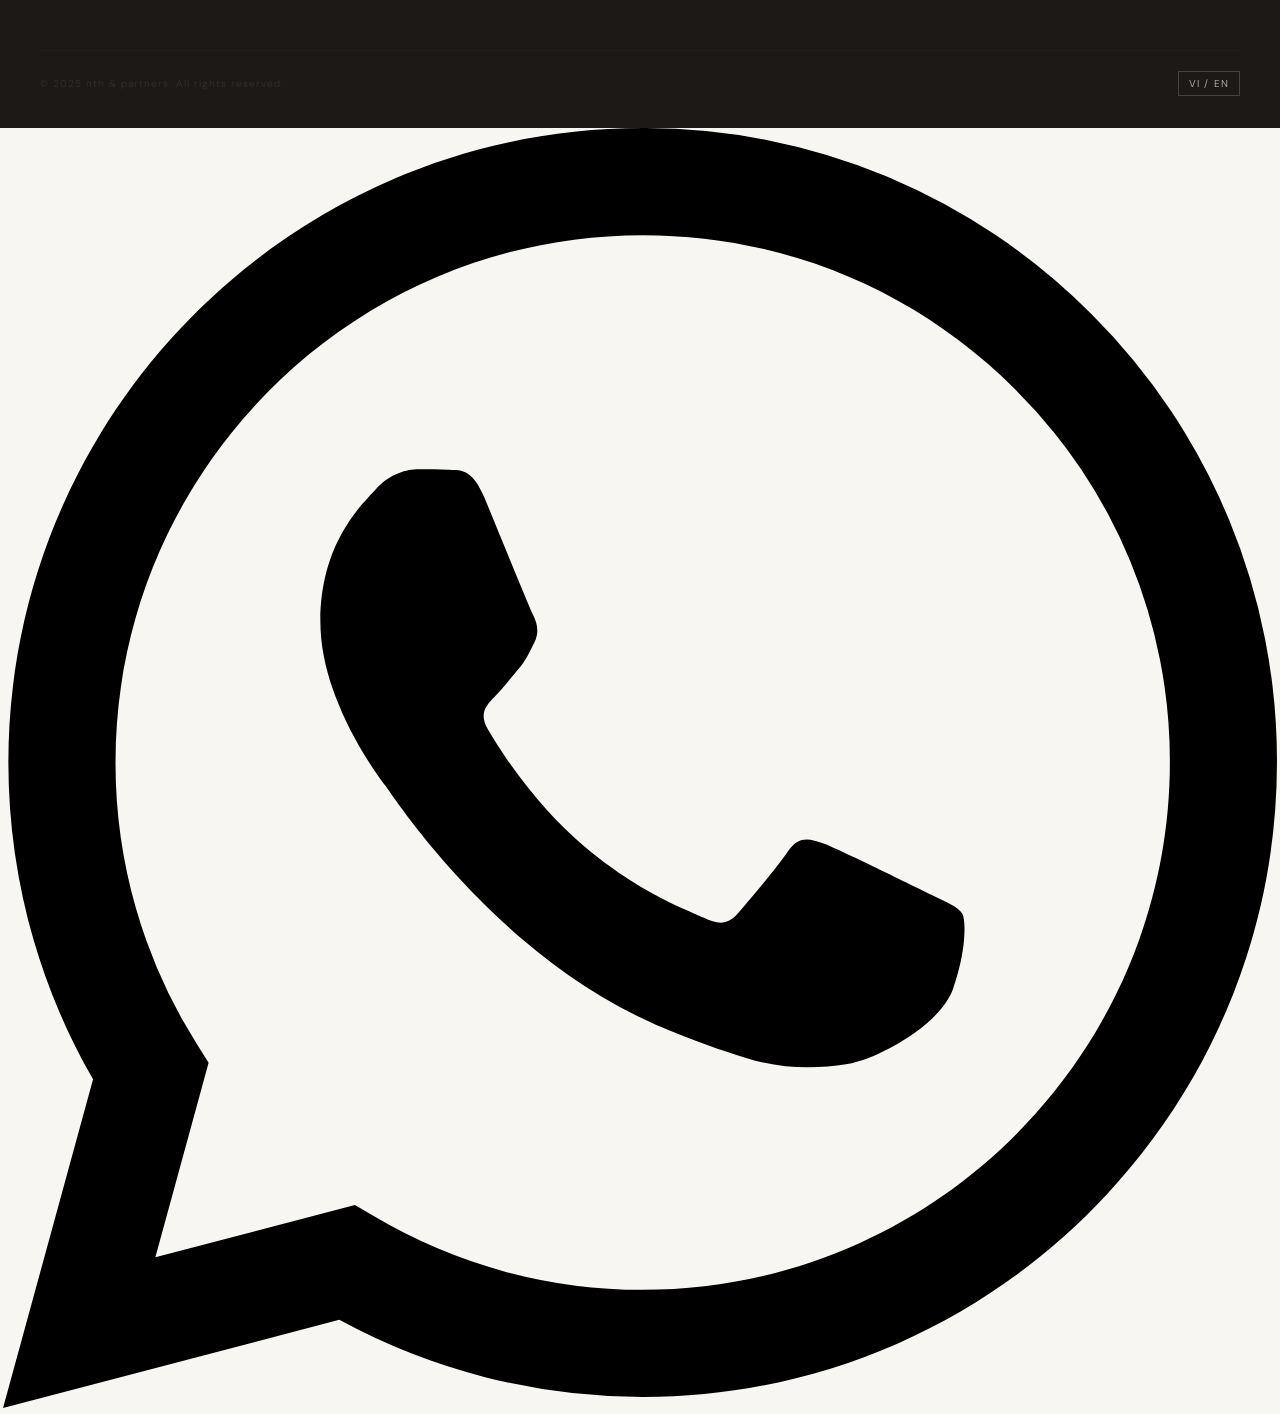
<file: cvc-fabric-wholesale-vietnam.html>
<!DOCTYPE html>
<html lang="en">
<head>
<meta charset="UTF-8">
<meta name="viewport" content="width=device-width, initial-scale=1.0">
<title>CVC Fabric Wholesale Vietnam | nth &amp; partners</title>
<meta name="description" content="CVC (Chief Value Cotton) fabric wholesale from Vietnam. Mill-direct supply in Ho Chi Minh City — cotton-polyester blend, stock available. Enquire for pricing.">
<meta name="robots" content="index, follow">
<link rel="canonical" href="https://nghuodoo.github.io/cvc-fabric-wholesale-vietnam.html">
<meta property="og:title" content="CVC Fabric Wholesale Vietnam | nth &amp; partners">
<meta property="og:description" content="CVC (Chief Value Cotton) fabric wholesale from Vietnam. Mill-direct supply in Ho Chi Minh City — cotton-polyester blend, stock available. Enquire for pricing.">
<meta property="og:type" content="website">
<script type="application/ld+json">
{"@context":"https://schema.org","@type":"Product","name":"CVC Fabric Wholesale Vietnam","description":"CVC (Chief Value Cotton) fabric wholesale from Vietnam. Mill-direct supply in Ho Chi Minh City — cotton-polyester blend, stock available. Enquire for pricing.","brand":{"@type":"Organization","name":"nth & partners"},"offers":{"@type":"Offer","availability":"https://schema.org/InStock","seller":{"@type":"Organization","name":"nth & partners","url":"https://nghuodoo.github.io"}}}
</script>
<link rel="preconnect" href="https://fonts.googleapis.com">
<link rel="preconnect" href="https://fonts.gstatic.com" crossorigin>
<link href="https://fonts.googleapis.com/css2?family=Cormorant+Garamond:ital,wght@1,300&family=DM+Sans:wght@200;300;400&display=swap" rel="stylesheet">
<link rel="stylesheet" href="style.css">
<style>
.vi-only{display:none!important}
body.vi .en-only{display:none!important}
body.vi .vi-only{display:revert!important}
.page-hero{background:var(--ink);padding:64px 40px 56px}
.page-hero .lbl{color:var(--stone)}
.page-hero h1{font-size:40px;color:var(--white);line-height:1.1;margin-bottom:10px;font-weight:200}
.page-hero p{font-size:14px;color:#666560;line-height:1.8;max-width:560px;margin-top:14px}
.fabric-detail{display:grid;grid-template-columns:1fr 1fr;gap:0;background:var(--border)}
.fabric-info{background:var(--white);padding:48px 40px}
.fabric-info h2{font-size:20px;font-weight:200;margin-bottom:20px}
.fabric-uses{list-style:none;margin-bottom:0}
.fabric-uses li{font-size:13px;color:var(--graphite);padding:8px 0;border-bottom:0.5px solid var(--border);display:flex;align-items:center;gap:12px}
.fabric-uses li::before{content:'';width:16px;height:0.5px;background:var(--gold);flex-shrink:0}
.fabric-specs{background:var(--paper);padding:48px 40px}
.fabric-specs h2{font-size:20px;font-weight:200;margin-bottom:20px}
.spec-row{display:flex;justify-content:space-between;padding:9px 0;border-bottom:0.5px solid var(--border)}
.spec-k{font-size:12px;color:var(--stone)}
.spec-v{font-size:12px;color:var(--ink)}
.cta-band{background:var(--ink);padding:56px 40px;display:flex;align-items:center;justify-content:space-between;flex-wrap:wrap;gap:24px}
.cta-band h2{font-size:24px;color:var(--white);font-weight:200}
.related{padding:48px 40px;background:var(--white);border-top:0.5px solid var(--border)}
.related-grid{display:grid;grid-template-columns:repeat(4,1fr);gap:1px;background:var(--border);margin-top:20px}
.rel-card{background:var(--white);padding:24px;text-decoration:none;display:block;transition:background 0.2s}
.rel-card:hover{background:var(--paper)}
.rel-card-label{font-size:9px;color:var(--gold);letter-spacing:0.22em;text-transform:uppercase;margin-bottom:10px}
.rel-card h3{font-size:13px;font-weight:300;color:var(--ink);line-height:1.4}
.rel-card span{font-size:11px;color:var(--gold);display:block;margin-top:10px}
@media(max-width:900px){
  nav{padding:0 20px}.nav-links{display:none}.hamburger{display:flex}
  .nav-links.open{display:flex;flex-direction:column;position:fixed;top:56px;left:0;right:0;background:var(--white);padding:24px 20px;gap:20px;border-bottom:0.5px solid var(--border);z-index:99}
  .page-hero{padding:48px 24px 40px}.page-hero h1{font-size:28px}
  .fabric-detail{grid-template-columns:1fr}
  .fabric-info,.fabric-specs{padding:36px 24px}
  .cta-band{padding:40px 24px}
  .related{padding:36px 24px}
  .related-grid{grid-template-columns:1fr 1fr}
  .footer-grid{grid-template-columns:1fr 1fr;gap:32px}
  .footer-bottom{flex-direction:column;gap:8px;text-align:center}
}
</style>
</head>
<body>
<nav>
  <a href="index.html" class="nav-logo">
    <span class="nav-logo-main">nth</span>
    <span class="nav-logo-sub">&amp; partners</span>
  </a>
  <div class="nav-links" id="navLinks">
    <a href="fabric.html" class="active"><span class="en-only">Fabric Wholesale</span><span class="vi-only">Vải Sỉ</span></a>
    <a href="manufacturing.html"><span class="en-only">Custom Manufacturing</span><span class="vi-only">Sản Xuất OEM</span></a>
    <a href="blog.html"><span class="en-only">Resources</span><span class="vi-only">Tài Nguyên</span></a>
    <a href="contact.html" class="nav-cta"><span class="en-only">Get a Quote</span><span class="vi-only">Báo Giá</span></a>
    <button class="lang-btn" id="langBtn" onclick="toggleLang()">VI</button>
  </div>
  <div class="hamburger" onclick="document.getElementById('navLinks').classList.toggle('open')"><span></span><span></span><span></span></div>
</nav>

<div class="page-hero">
  <span class="lbl en-only">Fabric Wholesale — CVC Fabric Wholesale Vietnam</span>
  <span class="lbl vi-only">Vải Sỉ — Vải CVC Sỉ Việt Nam</span>
  <h1 class="en-only">CVC fabric wholesale<br>Vietnam, mill-direct.</h1>
  <h1 class="vi-only">Vải CVC sỉ Việt Nam<br>trực tiếp từ nhà máy.</h1>
  <p class="en-only">CVC (Chief Value Cotton) fabric wholesale direct from our mill in Ho Chi Minh City. CVC is a cotton-rich polyester blend offering the softness of cotton with improved durability and shape retention — widely used for T-shirts, uniforms, and workwear. Stock on hand — contact us to confirm availability and pricing.</p>
  <p class="vi-only">Vải CVC (Chief Value Cotton) sỉ trực tiếp từ nhà máy tại TP. Hồ Chí Minh. CVC là vải pha cotton nhiều hơn polyester, mang lại độ mềm của cotton với độ bền và giữ form tốt hơn — được dùng phổ biến cho áo thun, đồng phục và trang phục lao động. Hàng có sẵn trong kho — liên hệ để xác nhận.</p>
</div>

<div class="fabric-detail">
  <div class="fabric-info">
    <h2 class="en-only">Common applications</h2>
    <h2 class="vi-only">Ứng dụng phổ biến</h2>
    <ul class="fabric-uses">
      <li><span class="en-only">T-shirts and polos</span></li>
      <li><span class="en-only">Corporate and school uniforms</span></li>
      <li><span class="en-only">Promotional apparel</span></li>
      <li><span class="en-only">Casual and streetwear</span></li>
      <li><span class="en-only">Workwear</span></li>
      <li><span class="vi-only">Áo thun và áo polo</span></li>
      <li><span class="vi-only">Đồng phục doanh nghiệp và trường học</span></li>
      <li><span class="vi-only">Trang phục quảng cáo</span></li>
      <li><span class="vi-only">Trang phục thường ngày</span></li>
      <li><span class="vi-only">Trang phục lao động</span></li>
    </ul>
    <div style="margin-top:32px">
      <p class="en-only" style="font-size:13px;color:var(--graphite);line-height:1.8">We manufacture these fabrics in-house at our mill in Ho Chi Minh City and supply them wholesale to garment factories, fashion brands, and uniform producers across Vietnam and internationally. Orders can be handled through our Vietnam or Hong Kong entity depending on your trade requirements.</p>
      <p class="vi-only" style="font-size:13px;color:var(--graphite);line-height:1.8">Chúng tôi sản xuất các loại vải này tại nhà máy của mình ở TP. Hồ Chí Minh và cung cấp sỉ cho các xưởng may, thương hiệu thời trang và đơn vị sản xuất đồng phục trong nước và quốc tế. Đơn hàng có thể được xử lý qua pháp nhân tại Việt Nam hoặc Hồng Kông tùy theo yêu cầu thương mại của bạn.</p>
    </div>
  </div>
  <div class="fabric-specs">
    <h2 class="en-only">Specifications</h2>
    <h2 class="vi-only">Thông số kỹ thuật</h2>
      <div class="spec-row"><span class="spec-k en-only">Composition</span><span class="spec-k vi-only">Thành phần</span><span class="spec-v en-only">60% cotton / 40% polyester (typical)</span><span class="spec-v vi-only">60% cotton / 40% polyester (tiêu biểu)</span></div>
      <div class="spec-row"><span class="spec-k en-only">Construction</span><span class="spec-k vi-only">Cấu trúc</span><span class="spec-v en-only">Jersey, piqué</span><span class="spec-v vi-only">Jersey, piqué</span></div>
      <div class="spec-row"><span class="spec-k en-only">Weight range</span><span class="spec-k vi-only">Trọng lượng</span><span class="spec-v en-only">160–240 GSM</span><span class="spec-v vi-only">160–240 GSM</span></div>
      <div class="spec-row"><span class="spec-k en-only">Key properties</span><span class="spec-k vi-only">Đặc tính</span><span class="spec-v en-only">Soft hand, shape retention, easy care</span><span class="spec-v vi-only">Mềm mại, giữ form, dễ bảo quản</span></div>
      <div class="spec-row"><span class="spec-k en-only">Stock</span><span class="spec-k vi-only">Tồn kho</span><span class="spec-v en-only">Available — contact to confirm</span><span class="spec-v vi-only">Có sẵn — liên hệ xác nhận</span></div>
      <div class="spec-row"><span class="spec-k en-only">MOQ</span><span class="spec-k vi-only">Số lượng tối thiểu</span><span class="spec-v en-only">Contact us to confirm</span><span class="spec-v vi-only">Liên hệ để xác nhận</span></div>
  </div>
</div>

<div class="cta-band">
  <div>
    <h2 class="en-only">Enquire about cvc fabric wholesale vietnam</h2>
    <h2 class="vi-only">Liên hệ về vải cvc sỉ việt nam</h2>
    <span style="font-family:'Cormorant Garamond',serif;font-style:italic;font-size:15px;color:var(--gold);display:block;margin-top:6px" class="en-only">Stock confirmed at enquiry — we respond within 24 hours.</span>
    <span style="font-family:'Cormorant Garamond',serif;font-style:italic;font-size:15px;color:var(--gold);display:block;margin-top:6px" class="vi-only">Tồn kho xác nhận khi liên hệ — phản hồi trong 24 giờ.</span>
  </div>
  <a href="contact.html" class="btn-gold en-only">Request a Quote &rarr;</a>
  <a href="contact.html" class="btn-gold vi-only">Yêu Cầu Báo Giá &rarr;</a>
</div>

<div class="related">
  <span style="font-size:10px;font-weight:300;letter-spacing:0.22em;color:var(--stone);text-transform:uppercase;display:block;margin-bottom:4px" class="en-only">Other fabrics we supply</span>
  <span style="font-size:10px;font-weight:300;letter-spacing:0.22em;color:var(--stone);text-transform:uppercase;display:block;margin-bottom:4px" class="vi-only">Các loại vải khác chúng tôi cung cấp</span>
  <div class="related-grid">
    <a href="cotton-jersey-fabric-wholesale-vietnam.html" class="rel-card"><div class="rel-card-label">Fabric</div><h3>Cotton Jersey</h3><span class="en-only">View →</span><span class="vi-only">Xem →</span></a>
    <a href="cotton-spandex-fabric-wholesale-vietnam.html" class="rel-card"><div class="rel-card-label">Fabric</div><h3>Cotton Spandex</h3><span class="en-only">View →</span><span class="vi-only">Xem →</span></a>
    <a href="polyester-fabric-wholesale-vietnam.html" class="rel-card"><div class="rel-card-label">Fabric</div><h3>Polyester</h3><span class="en-only">View →</span><span class="vi-only">Xem →</span></a>
    <a href="cvc-fabric-wholesale-vietnam.html" class="rel-card"><div class="rel-card-label">Fabric</div><h3>CVC Fabric</h3><span class="en-only">View →</span><span class="vi-only">Xem →</span></a>
  </div>
</div>

<footer>
  <div class="footer-grid">
    <div>
      <div class="footer-brand-main">nth</div>
      <div class="footer-brand-sub">&amp; partners</div>
      <p class="footer-tagline en-only">Premium fabric wholesale &amp; custom OEM manufacturing.<br>Ho Chi Minh City, Vietnam &amp; Hong Kong.</p>
      <p class="footer-tagline vi-only">Vải sỉ cao cấp &amp; sản xuất OEM theo yêu cầu.<br>TP. Hồ Chí Minh, Việt Nam &amp; Hồng Kông.</p>
    </div>
    <div class="footer-col">
      <h5 class="en-only">Fabrics</h5><h5 class="vi-only">Loại Vải</h5>
      <a href="cotton-jersey-fabric-wholesale-vietnam.html">Cotton Jersey</a>
      <a href="cotton-spandex-fabric-wholesale-vietnam.html">Cotton Spandex</a>
      <a href="polyester-fabric-wholesale-vietnam.html">Polyester</a>
      <a href="poly-spandex-fabric-wholesale-vietnam.html">Poly Spandex</a>
      <a href="cvc-fabric-wholesale-vietnam.html">CVC</a>
    </div>
    <div class="footer-col">
      <h5 class="en-only">Services</h5><h5 class="vi-only">Dịch Vụ</h5>
      <a href="fabric.html"><span class="en-only">Fabric Wholesale</span><span class="vi-only">Vải Sỉ</span></a>
      <a href="manufacturing.html"><span class="en-only">OEM Manufacturing</span><span class="vi-only">Sản Xuất OEM</span></a>
      <a href="contact.html"><span class="en-only">Get a Quote</span><span class="vi-only">Báo Giá</span></a>
    </div>
    <div class="footer-col">
      <h5 class="en-only">Contact</h5><h5 class="vi-only">Liên Hệ</h5>
      <a href="mailto:nghu@odoo.com">nghu@odoo.com</a>
      <a href="https://wa.me/84899886624" target="_blank" rel="noopener">WhatsApp / Zalo</a>
    </div>
  </div>
  <div class="footer-bottom">
    <span class="en-only">&copy; 2025 nth &amp; partners. All rights reserved.</span>
    <span class="vi-only">&copy; 2025 nth &amp; partners. Bảo lưu mọi quyền.</span>
    <button class="lang-btn" onclick="toggleLang()" style="border-color:#444">VI / EN</button>
  </div>
</footer>

<a href="https://wa.me/84899886624" class="wa" target="_blank" rel="noopener" aria-label="WhatsApp">
  <svg viewBox="0 0 24 24"><path d="M17.472 14.382c-.297-.149-1.758-.867-2.03-.967-.273-.099-.471-.148-.67.15-.197.297-.767.966-.94 1.164-.173.199-.347.223-.644.075-.297-.15-1.255-.463-2.39-1.475-.883-.788-1.48-1.761-1.653-2.059-.173-.297-.018-.458.13-.606.134-.133.298-.347.446-.52.149-.174.198-.298.298-.497.099-.198.05-.371-.025-.52-.075-.149-.669-1.612-.916-2.207-.242-.579-.487-.5-.669-.51-.173-.008-.371-.01-.57-.01-.198 0-.52.074-.792.372-.272.297-1.04 1.016-1.04 2.479 0 1.462 1.065 2.875 1.213 3.074.149.198 2.096 3.2 5.077 4.487.709.306 1.262.489 1.694.625.712.227 1.36.195 1.871.118.571-.085 1.758-.719 2.006-1.413.248-.694.248-1.289.173-1.413-.074-.124-.272-.198-.57-.347m-5.421 7.403h-.004a9.87 9.87 0 01-5.031-1.378l-.361-.214-3.741.982.998-3.648-.235-.374a9.86 9.86 0 01-1.51-5.26c.001-5.45 4.436-9.884 9.888-9.884 2.64 0 5.122 1.03 6.988 2.898a9.825 9.825 0 012.893 6.994c-.003 5.45-4.437 9.884-9.885 9.884m8.413-18.297A11.815 11.815 0 0012.05 0C5.495 0 .16 5.335.157 11.892c0 2.096.547 4.142 1.588 5.945L.057 24l6.305-1.654a11.882 11.882 0 005.683 1.448h.005c6.554 0 11.89-5.335 11.893-11.893a11.821 11.821 0 00-3.48-8.413z"/></svg>
</a>
<script>
(function(){var l=localStorage.getItem('nth_lang')||'en';if(l==='vi')document.body.classList.add('vi');var b=document.getElementById('langBtn');if(b)b.textContent=l==='vi'?'EN':'VI';})();
function toggleLang(){var v=document.body.classList.toggle('vi');localStorage.setItem('nth_lang',v?'vi':'en');document.querySelectorAll('.lang-btn').forEach(function(b){b.textContent=v?'EN':'VI';});}
</script>
</body>
</html>
</file>
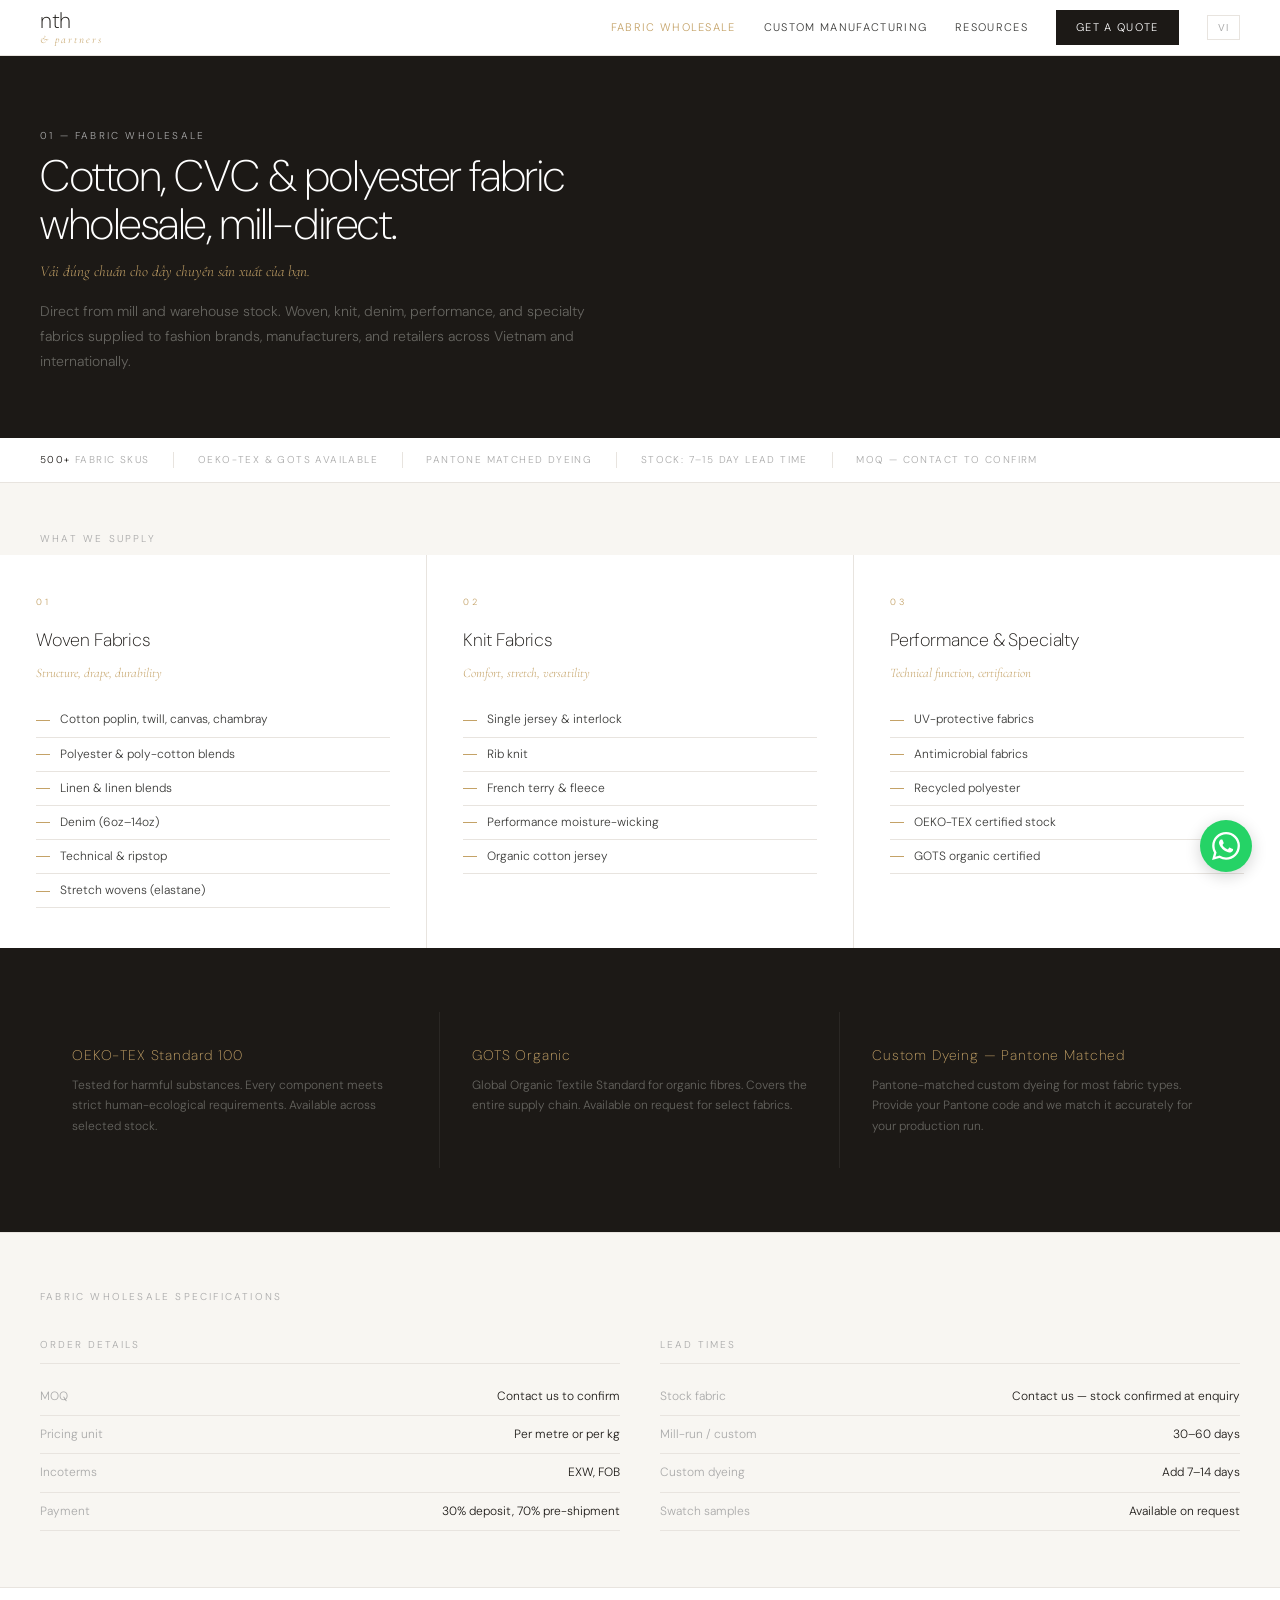
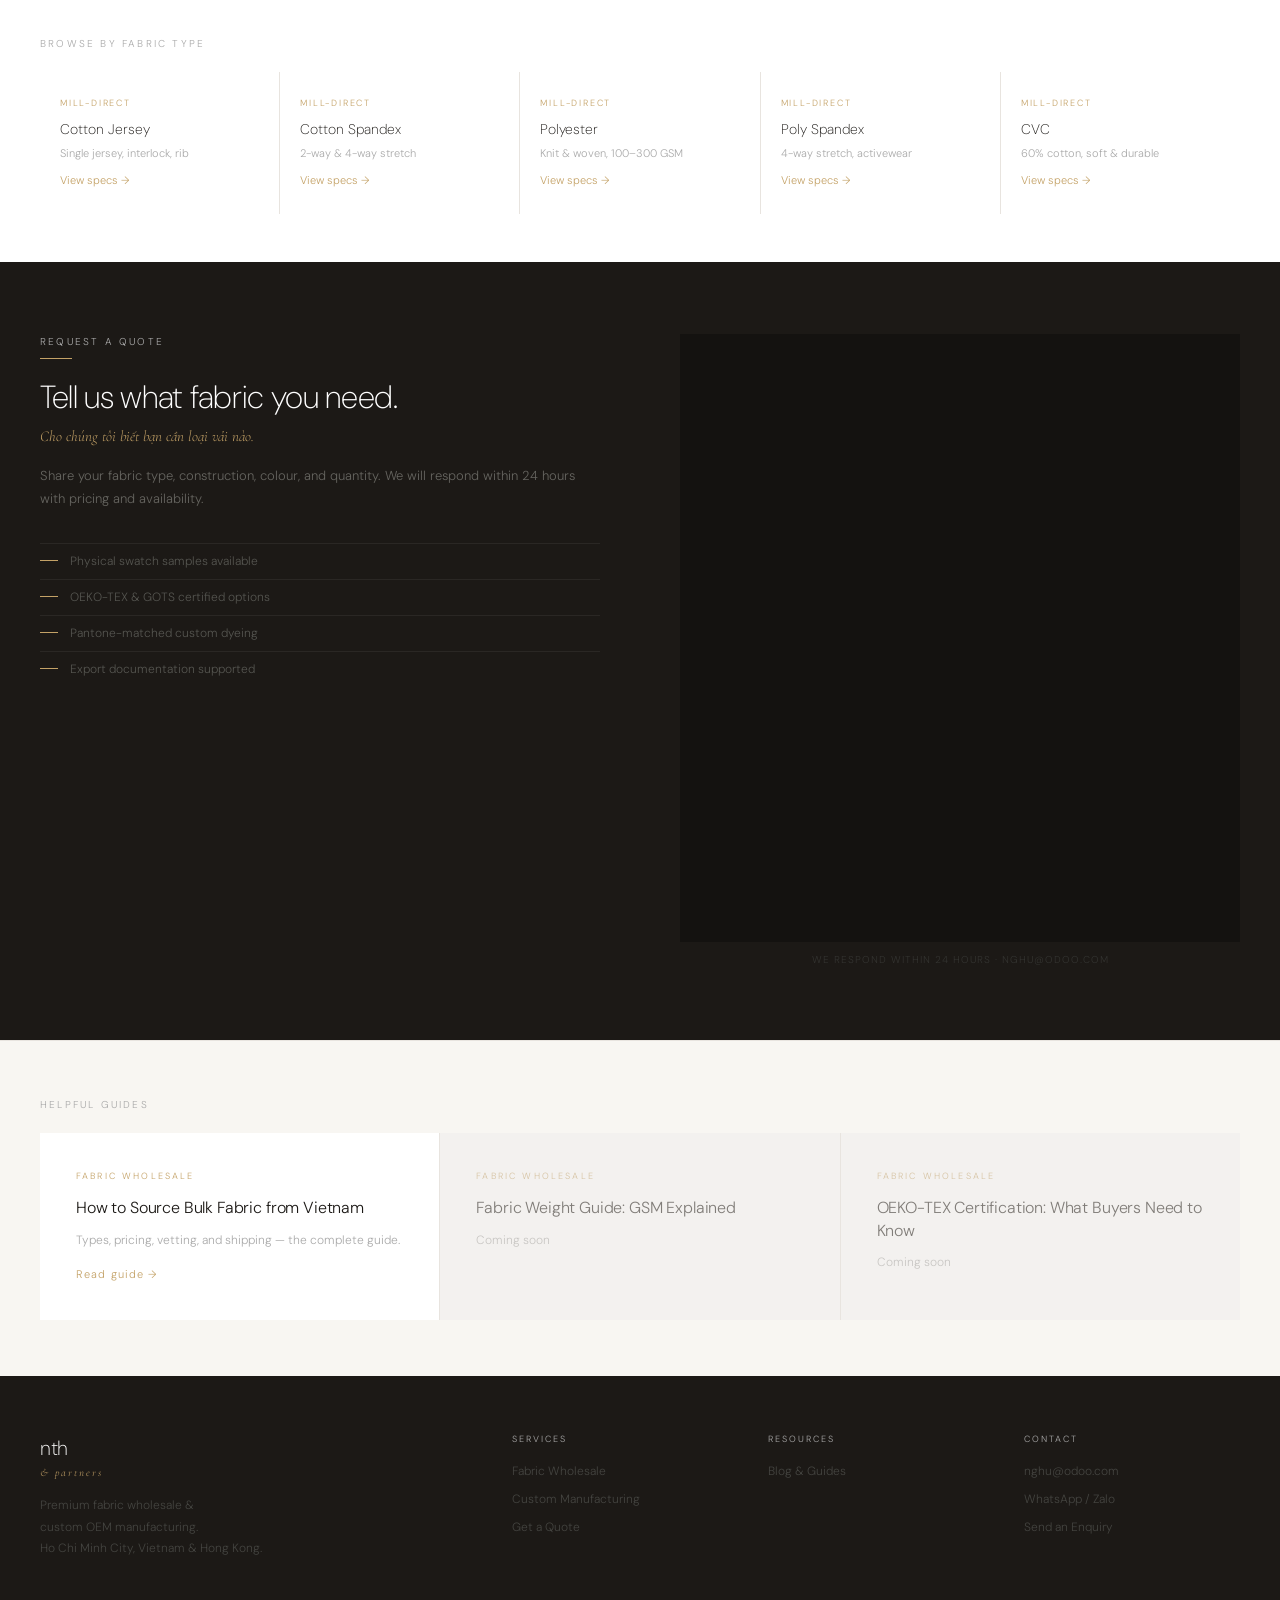
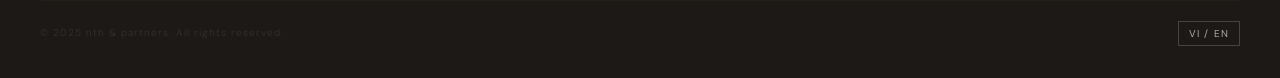
<file: fabric.html>
<!DOCTYPE html>
<html lang="en">
<head>
<meta charset="UTF-8">
<meta name="viewport" content="width=device-width, initial-scale=1.0">
<title>Cotton Spandex, CVC & Poly Fabric Wholesale Vietnam — nth & partners</title>
<meta name="description" content="Wholesale cotton jersey, cotton spandex, polyester, poly spandex and CVC fabric from Vietnam. Mill-direct supplier in Ho Chi Minh City. Stock available — enquire for pricing.">
<meta name="robots" content="index, follow">
<link rel="canonical" href="https://nghuodoo.github.io/fabric.html">
<meta property="og:title" content="Fabric Wholesale Vietnam — nth & partners">
<meta property="og:description" content="Mill-direct wholesale: cotton spandex, CVC, poly spandex, cotton jersey, polyester fabric from Vietnam.">
<meta property="og:type" content="website">
<link rel="preconnect" href="https://fonts.googleapis.com">
<link rel="preconnect" href="https://fonts.gstatic.com" crossorigin>
<link href="https://fonts.googleapis.com/css2?family=Cormorant+Garamond:ital,wght@1,300&family=DM+Sans:wght@200;300;400&display=swap" rel="stylesheet">
<style>
*,*::before,*::after{margin:0;padding:0;box-sizing:border-box}
:root{--ink:#1C1916;--gold:#C4A267;--paper:#F8F6F2;--linen:#EDE8DF;--stone:#AAAAAA;--graphite:#3A3A38;--white:#FFFFFF;--border:#E8E4DF}
html{scroll-behavior:smooth}
body{font-family:'DM Sans',sans-serif;font-weight:300;background:var(--paper);color:var(--ink);font-size:14px;line-height:1.6}
h1,h2,h3,h4{font-weight:200;letter-spacing:-0.01em}
.italic{font-family:'Cormorant Garamond',serif;font-style:italic;font-weight:300;color:var(--gold)}
.lbl{font-size:10px;font-weight:300;letter-spacing:0.22em;color:var(--stone);text-transform:uppercase;display:block;margin-bottom:8px}
.rule{width:32px;height:1.5px;background:var(--gold);margin-bottom:20px}
nav{position:sticky;top:0;z-index:100;background:var(--white);border-bottom:0.5px solid var(--border);padding:0 40px;height:56px;display:flex;align-items:center;justify-content:space-between}
.nav-logo{display:flex;flex-direction:column;line-height:1;gap:2px;text-decoration:none}
.nav-logo-main{font-weight:200;font-size:22px;color:var(--ink);letter-spacing:-0.02em}
.nav-logo-sub{font-family:'Cormorant Garamond',serif;font-style:italic;font-size:11px;color:var(--gold);letter-spacing:0.18em}
.nav-links{display:flex;align-items:center;gap:28px}
.nav-links a{font-size:11px;font-weight:300;color:var(--graphite);letter-spacing:0.12em;text-decoration:none;text-transform:uppercase;transition:color 0.2s}
.nav-links a:hover,.nav-links a.active{color:var(--gold)}
.nav-cta{background:var(--ink)!important;color:var(--white)!important;padding:9px 20px}
.lang-btn{font-size:10px;color:var(--stone);letter-spacing:0.12em;border:0.5px solid var(--border);padding:5px 10px;background:none;cursor:pointer;font-family:'DM Sans',sans-serif;transition:all 0.2s}
.lang-btn:hover{border-color:var(--gold);color:var(--gold)}
.hamburger{display:none;flex-direction:column;gap:5px;cursor:pointer;padding:4px}
.hamburger span{width:22px;height:1px;background:var(--ink);display:block}
.btn-gold{display:inline-block;background:var(--gold);color:var(--ink);font-size:10px;font-weight:300;letter-spacing:0.22em;text-transform:uppercase;padding:13px 28px;text-decoration:none;border:none;cursor:pointer;transition:background 0.2s}
.btn-gold:hover{background:#B8945A}
.btn-light{display:inline-block;border:0.5px solid var(--ink);color:var(--ink);font-size:10px;font-weight:300;letter-spacing:0.22em;text-transform:uppercase;padding:13px 28px;text-decoration:none;transition:all 0.2s}
.btn-light:hover{border-color:var(--gold);color:var(--gold)}
.trust-bar{background:var(--white);border-bottom:0.5px solid var(--border);padding:14px 40px;display:flex;align-items:center;overflow-x:auto}
.trust-item{font-size:10px;font-weight:300;color:var(--stone);letter-spacing:0.14em;text-transform:uppercase;white-space:nowrap;padding:0 24px}
.trust-item:first-child{padding-left:0}
.trust-item strong{color:var(--ink);font-weight:300}
.trust-div{width:0.5px;height:16px;background:var(--border);flex-shrink:0}
.page-hero{background:var(--ink);padding:72px 40px 64px}
.page-hero .lbl{color:var(--stone)}
.page-hero h1{font-size:44px;color:var(--white);line-height:1.1;margin-bottom:10px}
.page-hero p{font-size:14px;color:#666560;line-height:1.8;max-width:560px;margin-top:16px}
.fabric-cats{display:grid;grid-template-columns:repeat(3,1fr);gap:1px;background:var(--border)}
.fab-card{background:var(--white);padding:40px 36px}
.fab-card-num{font-size:9px;color:var(--gold);letter-spacing:0.3em;margin-bottom:16px}
.fab-card h3{font-size:18px;font-weight:200;margin-bottom:8px}
.fab-card .italic{display:block;font-size:13px;margin-bottom:20px}
.fab-card ul{list-style:none}
.fab-card ul li{font-size:12px;color:var(--graphite);padding:7px 0;border-bottom:0.5px solid var(--border);display:flex;align-items:center;gap:10px}
.fab-card ul li::before{content:'';width:14px;height:0.5px;background:var(--gold);flex-shrink:0}
.certs{background:var(--ink);padding:64px 40px;display:grid;grid-template-columns:1fr 1fr 1fr;gap:0}
.cert{padding:32px;border-right:0.5px solid #2A2724}
.cert:last-child{border-right:none}
.cert-name{font-size:14px;color:var(--gold);font-weight:200;letter-spacing:0.06em;margin-bottom:8px}
.cert-desc{font-size:12px;color:#666560;line-height:1.7}
.specs{padding:56px 40px;background:var(--paper);border-top:0.5px solid var(--border)}
.specs-grid{display:grid;grid-template-columns:1fr 1fr;gap:40px;margin-top:32px}
.spec-group h4{font-size:10px;font-weight:300;letter-spacing:0.2em;text-transform:uppercase;color:var(--stone);margin-bottom:14px;padding-bottom:10px;border-bottom:0.5px solid var(--border)}
.spec-row{display:flex;justify-content:space-between;padding:9px 0;border-bottom:0.5px solid var(--border)}
.spec-k{font-size:12px;color:var(--stone)}
.spec-v{font-size:12px;color:var(--ink)}
.lead{background:var(--ink);padding:72px 40px;display:grid;grid-template-columns:1fr 1fr;gap:80px;align-items:start}
.lead-l h2{font-size:32px;color:var(--white);line-height:1.15;margin-bottom:8px}
.lead-l p{font-size:13px;color:#666560;line-height:1.8;margin-top:16px}
.lead-checks{margin-top:32px;list-style:none}
.lead-checks li{font-size:12px;color:#555550;padding:8px 0;display:flex;gap:12px;align-items:flex-start;border-top:0.5px solid #2A2724}
.lead-checks li::before{content:'';width:18px;height:0.5px;background:var(--gold);flex-shrink:0;margin-top:8px}
.form-box{background:#141210;padding:4px}
.form-box iframe{width:100%;min-height:600px;border:none;display:block}
.form-note{font-size:10px;color:#333330;letter-spacing:0.1em;text-align:center;margin-top:10px;text-transform:uppercase}
.blog-grid{display:grid;grid-template-columns:repeat(3,1fr);gap:1px;background:var(--border)}
.blog-card{background:var(--white);padding:36px;text-decoration:none;display:block;transition:background 0.2s}
.blog-card:hover{background:var(--paper)}
.blog-card-cluster{font-size:9px;color:var(--gold);letter-spacing:0.24em;text-transform:uppercase;margin-bottom:14px}
.blog-card h3{font-size:16px;font-weight:300;color:var(--ink);line-height:1.4;margin-bottom:10px}
.blog-card p{font-size:12px;color:var(--stone);line-height:1.7}
.blog-card-arrow{font-size:11px;color:var(--gold);margin-top:16px;display:block;letter-spacing:0.1em}
footer{background:var(--ink);padding:56px 40px 32px}
.footer-grid{display:grid;grid-template-columns:2fr 1fr 1fr 1fr;gap:40px;margin-bottom:40px}
.footer-brand-main{font-weight:200;font-size:20px;color:var(--white);letter-spacing:-0.02em}
.footer-brand-sub{font-family:'Cormorant Garamond',serif;font-style:italic;font-size:11px;color:var(--gold);letter-spacing:0.18em}
.footer-tagline{font-size:12px;color:#444440;line-height:1.8;margin-top:14px}
.footer-col h5{font-size:9px;font-weight:300;letter-spacing:0.22em;color:var(--stone);text-transform:uppercase;margin-bottom:16px}
.footer-col a{display:block;font-size:12px;color:#444440;text-decoration:none;margin-bottom:9px;transition:color 0.2s}
.footer-col a:hover{color:var(--gold)}
.footer-bottom{border-top:0.5px solid #222018;padding-top:20px;display:flex;justify-content:space-between;align-items:center}
.footer-bottom span{font-size:10px;color:#333330;letter-spacing:0.1em}
.wa{position:fixed;bottom:28px;right:28px;z-index:999;width:52px;height:52px;border-radius:50%;background:#25D366;display:flex;align-items:center;justify-content:center;box-shadow:0 4px 16px rgba(0,0,0,0.18);text-decoration:none;transition:transform 0.2s}
.wa:hover{transform:scale(1.08)}
.wa svg{width:28px;height:28px;fill:white}
@media(max-width:900px){
  nav{padding:0 20px}
  .nav-links{display:none}
  .hamburger{display:flex}
  .nav-links.open{display:flex;flex-direction:column;position:fixed;top:56px;left:0;right:0;background:var(--white);padding:24px 20px;gap:20px;border-bottom:0.5px solid var(--border);z-index:99}
  .page-hero{padding:48px 24px 40px}
  .page-hero h1{font-size:30px}
  .fabric-cats{grid-template-columns:1fr}
  .certs{grid-template-columns:1fr;padding:40px 24px}
  .cert{border-right:none;border-bottom:0.5px solid #2A2724}
  .specs{padding:40px 24px}
  .specs-grid{grid-template-columns:1fr}
  .lead{grid-template-columns:1fr;padding:48px 24px;gap:40px}
  .footer-grid{grid-template-columns:1fr 1fr;gap:32px}
  .footer-bottom{flex-direction:column;gap:8px;text-align:center}
  .blog-grid{grid-template-columns:1fr}
  .trust-bar{padding:14px 20px}
  .trust-item{padding:0 14px}
}
.vi-only{display:none!important}
body.vi .en-only{display:none!important}
body.vi .vi-only{display:revert!important}
</style>
</head>
<body>

<nav>
  <a href="index.html" class="nav-logo">
    <span class="nav-logo-main">nth</span>
    <span class="nav-logo-sub">&amp; partners</span>
  </a>
  <div class="nav-links" id="navLinks">
    <a href="fabric.html" class="active"><span class="en-only">Fabric Wholesale</span><span class="vi-only">Vải Sỉ</span></a>
    <a href="manufacturing.html"><span class="en-only">Custom Manufacturing</span><span class="vi-only">Sản Xuất OEM</span></a>
    <a href="blog.html"><span class="en-only">Resources</span><span class="vi-only">Tài Nguyên</span></a>
    <a href="contact.html" class="nav-cta"><span class="en-only">Get a Quote</span><span class="vi-only">Báo Giá</span></a>
    <button class="lang-btn" id="langBtn" onclick="toggleLang()">VI</button>
  </div>
  <div class="hamburger" onclick="document.getElementById('navLinks').classList.toggle('open')"><span></span><span></span><span></span></div>
</nav>

<div class="page-hero">
  <span class="lbl en-only">01 — Fabric Wholesale</span>
  <span class="lbl vi-only">01 — Vải Sỉ</span>
  <h1 class="en-only">Cotton, CVC &amp; polyester fabric<br>wholesale, mill-direct.</h1>
  <h1 class="vi-only">Vải cotton, CVC &amp; polyester<br>sỉ trực tiếp từ nhà máy.</h1>
  <span class="italic en-only" style="display:block;margin-top:8px;font-size:15px">Vải đúng chuẩn cho dây chuyền sản xuất của bạn.</span>
  <p class="en-only">Direct from mill and warehouse stock. Woven, knit, denim, performance, and specialty fabrics supplied to fashion brands, manufacturers, and retailers across Vietnam and internationally.</p>
  <p class="vi-only">Trực tiếp từ nhà máy và kho hàng. Vải dệt thoi, dệt kim, denim, vải chức năng cung cấp cho thương hiệu thời trang, nhà sản xuất và nhà bán lẻ tại Việt Nam và quốc tế.</p>
</div>

<div class="trust-bar">
  <div class="trust-item"><strong>500+</strong> <span class="en-only">fabric SKUs</span><span class="vi-only">mã vải</span></div>
  <div class="trust-div"></div>
  <div class="trust-item">OEKO-TEX &amp; GOTS <span class="en-only">available</span><span class="vi-only">có sẵn</span></div>
  <div class="trust-div"></div>
  <div class="trust-item">Pantone <span class="en-only">matched dyeing</span><span class="vi-only">nhuộm theo màu</span></div>
  <div class="trust-div"></div>
  <div class="trust-item"><span class="en-only">Stock: 7–15 day lead time</span><span class="vi-only">Hàng sẵn: 7–15 ngày</span></div>
  <div class="trust-div"></div>
  <div class="trust-item"><span class="en-only">MOQ — contact to confirm</span><span class="vi-only">MOQ — liên hệ xác nhận</span></div>
</div>

<div style="padding:48px 40px 0;background:var(--paper)">
  <span class="lbl en-only">What we supply</span>
  <span class="lbl vi-only">Chúng tôi cung cấp</span>
</div>
<div class="fabric-cats">
  <div class="fab-card">
    <div class="fab-card-num">01</div>
    <h3 class="en-only">Woven Fabrics</h3><h3 class="vi-only">Vải Dệt Thoi</h3>
    <span class="italic en-only">Structure, drape, durability</span>
    <span class="italic vi-only">Cấu trúc, độ rủ, độ bền</span>
    <ul>
      <li>Cotton poplin, twill, canvas, chambray</li>
      <li>Polyester &amp; poly-cotton blends</li>
      <li><span class="en-only">Linen &amp; linen blends</span><span class="vi-only">Vải lanh &amp; pha lanh</span></li>
      <li><span class="en-only">Denim (6oz–14oz)</span><span class="vi-only">Denim (6oz–14oz)</span></li>
      <li><span class="en-only">Technical &amp; ripstop</span><span class="vi-only">Vải kỹ thuật &amp; ripstop</span></li>
      <li><span class="en-only">Stretch wovens (elastane)</span><span class="vi-only">Vải co giãn (elastane)</span></li>
    </ul>
  </div>
  <div class="fab-card">
    <div class="fab-card-num">02</div>
    <h3 class="en-only">Knit Fabrics</h3><h3 class="vi-only">Vải Dệt Kim</h3>
    <span class="italic en-only">Comfort, stretch, versatility</span>
    <span class="italic vi-only">Thoải mái, co giãn, đa năng</span>
    <ul>
      <li>Single jersey &amp; interlock</li>
      <li>Rib knit</li>
      <li>French terry &amp; fleece</li>
      <li><span class="en-only">Performance moisture-wicking</span><span class="vi-only">Vải thấm hút mồ hôi</span></li>
      <li><span class="en-only">Organic cotton jersey</span><span class="vi-only">Cotton hữu cơ jersey</span></li>
    </ul>
  </div>
  <div class="fab-card">
    <div class="fab-card-num">03</div>
    <h3 class="en-only">Performance &amp; Specialty</h3><h3 class="vi-only">Vải Chức Năng &amp; Đặc Biệt</h3>
    <span class="italic en-only">Technical function, certification</span>
    <span class="italic vi-only">Chức năng kỹ thuật, chứng nhận</span>
    <ul>
      <li><span class="en-only">UV-protective fabrics</span><span class="vi-only">Vải chống tia UV</span></li>
      <li><span class="en-only">Antimicrobial fabrics</span><span class="vi-only">Vải kháng khuẩn</span></li>
      <li><span class="en-only">Recycled polyester</span><span class="vi-only">Polyester tái chế</span></li>
      <li><span class="en-only">OEKO-TEX certified stock</span><span class="vi-only">Hàng chứng nhận OEKO-TEX</span></li>
      <li><span class="en-only">GOTS organic certified</span><span class="vi-only">Chứng nhận hữu cơ GOTS</span></li>
    </ul>
  </div>
</div>

<div class="certs">
  <div class="cert">
    <div class="cert-name">OEKO-TEX Standard 100</div>
    <p class="cert-desc en-only">Tested for harmful substances. Every component meets strict human-ecological requirements. Available across selected stock.</p>
    <p class="cert-desc vi-only">Kiểm tra các chất có hại. Mọi thành phần đáp ứng yêu cầu sinh thái nghiêm ngặt. Có sẵn trong một số mặt hàng tồn kho.</p>
  </div>
  <div class="cert">
    <div class="cert-name">GOTS Organic</div>
    <p class="cert-desc en-only">Global Organic Textile Standard for organic fibres. Covers the entire supply chain. Available on request for select fabrics.</p>
    <p class="cert-desc vi-only">Tiêu chuẩn Dệt may Hữu cơ Toàn cầu cho sợi hữu cơ. Bao gồm toàn bộ chuỗi cung ứng. Có theo yêu cầu cho một số loại vải.</p>
  </div>
  <div class="cert">
    <div class="cert-name">Custom Dyeing — Pantone Matched</div>
    <p class="cert-desc en-only">Pantone-matched custom dyeing for most fabric types. Provide your Pantone code and we match it accurately for your production run.</p>
    <p class="cert-desc vi-only">Nhuộm màu Pantone theo yêu cầu cho hầu hết các loại vải. Cung cấp mã Pantone và chúng tôi khớp chính xác cho đợt sản xuất của bạn.</p>
  </div>
</div>

<section class="specs">
  <span class="lbl en-only">Fabric wholesale specifications</span>
  <span class="lbl vi-only">Thông số vải sỉ</span>
  <div class="specs-grid">
    <div class="spec-group">
      <h4 class="en-only">Order Details</h4><h4 class="vi-only">Chi Tiết Đơn Hàng</h4>
      <div class="spec-row"><span class="spec-k en-only">MOQ</span><span class="spec-k vi-only">Số lượng tối thiểu</span><span class="spec-v en-only">Contact us to confirm</span><span class="spec-v vi-only">Liên hệ để xác nhận</span></div>
      <div class="spec-row"><span class="spec-k en-only">Pricing unit</span><span class="spec-k vi-only">Đơn vị tính giá</span><span class="spec-v en-only">Per metre or per kg</span><span class="spec-v vi-only">Theo mét hoặc kg</span></div>
      <div class="spec-row"><span class="spec-k">Incoterms</span><span class="spec-v">EXW, FOB</span></div>
      <div class="spec-row"><span class="spec-k en-only">Payment</span><span class="spec-k vi-only">Thanh toán</span><span class="spec-v en-only">30% deposit, 70% pre-shipment</span><span class="spec-v vi-only">30% đặt cọc, 70% trước giao hàng</span></div>
    </div>
    <div class="spec-group">
      <h4 class="en-only">Lead Times</h4><h4 class="vi-only">Thời Gian Giao Hàng</h4>
      <div class="spec-row"><span class="spec-k en-only">Stock fabric</span><span class="spec-k vi-only">Vải có sẵn</span><span class="spec-v en-only">Contact us — stock confirmed at enquiry</span><span class="spec-v vi-only">Liên hệ — xác nhận theo tồn kho</span></div>
      <div class="spec-row"><span class="spec-k en-only">Mill-run / custom</span><span class="spec-k vi-only">Sản xuất theo đơn</span><span class="spec-v en-only">30–60 days</span><span class="spec-v vi-only">30–60 ngày</span></div>
      <div class="spec-row"><span class="spec-k en-only">Custom dyeing</span><span class="spec-k vi-only">Nhuộm theo yêu cầu</span><span class="spec-v en-only">Add 7–14 days</span><span class="spec-v vi-only">Thêm 7–14 ngày</span></div>
      <div class="spec-row"><span class="spec-k en-only">Swatch samples</span><span class="spec-k vi-only">Mẫu vải</span><span class="spec-v en-only">Available on request</span><span class="spec-v vi-only">Có theo yêu cầu</span></div>
    </div>
  </div>
</section>


<section style="padding:48px 40px;background:var(--white);border-top:0.5px solid var(--border)">
  <span style="font-size:10px;font-weight:300;letter-spacing:0.22em;color:var(--stone);text-transform:uppercase;display:block;margin-bottom:20px" class="en-only">Browse by fabric type</span>
  <span style="font-size:10px;font-weight:300;letter-spacing:0.22em;color:var(--stone);text-transform:uppercase;display:block;margin-bottom:20px" class="vi-only">Xem theo loại vải</span>
  <div style="display:grid;grid-template-columns:repeat(5,1fr);gap:1px;background:var(--border)">
    <a href="cotton-jersey-fabric-wholesale-vietnam.html" style="background:var(--white);padding:24px 20px;text-decoration:none;display:block;transition:background 0.2s" onmouseover="this.style.background='var(--paper)'" onmouseout="this.style.background='var(--white)'">
      <div style="font-size:9px;color:var(--gold);letter-spacing:0.2em;text-transform:uppercase;margin-bottom:8px">Mill-direct</div>
      <div style="font-size:14px;font-weight:200;color:var(--ink);margin-bottom:4px">Cotton Jersey</div>
      <div style="font-size:11px;color:var(--stone)" class="en-only">Single jersey, interlock, rib</div>
      <div style="font-size:11px;color:var(--stone)" class="vi-only">Single jersey, interlock, rib</div>
      <div style="font-size:11px;color:var(--gold);margin-top:10px" class="en-only">View specs →</div>
      <div style="font-size:11px;color:var(--gold);margin-top:10px" class="vi-only">Xem thông số →</div>
    </a>
    <a href="cotton-spandex-fabric-wholesale-vietnam.html" style="background:var(--white);padding:24px 20px;text-decoration:none;display:block;transition:background 0.2s" onmouseover="this.style.background='var(--paper)'" onmouseout="this.style.background='var(--white)'">
      <div style="font-size:9px;color:var(--gold);letter-spacing:0.2em;text-transform:uppercase;margin-bottom:8px">Mill-direct</div>
      <div style="font-size:14px;font-weight:200;color:var(--ink);margin-bottom:4px">Cotton Spandex</div>
      <div style="font-size:11px;color:var(--stone)" class="en-only">2-way &amp; 4-way stretch</div>
      <div style="font-size:11px;color:var(--stone)" class="vi-only">Co giãn 2 &amp; 4 chiều</div>
      <div style="font-size:11px;color:var(--gold);margin-top:10px" class="en-only">View specs →</div>
      <div style="font-size:11px;color:var(--gold);margin-top:10px" class="vi-only">Xem thông số →</div>
    </a>
    <a href="polyester-fabric-wholesale-vietnam.html" style="background:var(--white);padding:24px 20px;text-decoration:none;display:block;transition:background 0.2s" onmouseover="this.style.background='var(--paper)'" onmouseout="this.style.background='var(--white)'">
      <div style="font-size:9px;color:var(--gold);letter-spacing:0.2em;text-transform:uppercase;margin-bottom:8px">Mill-direct</div>
      <div style="font-size:14px;font-weight:200;color:var(--ink);margin-bottom:4px">Polyester</div>
      <div style="font-size:11px;color:var(--stone)" class="en-only">Knit &amp; woven, 100–300 GSM</div>
      <div style="font-size:11px;color:var(--stone)" class="vi-only">Dệt kim &amp; dệt thoi</div>
      <div style="font-size:11px;color:var(--gold);margin-top:10px" class="en-only">View specs →</div>
      <div style="font-size:11px;color:var(--gold);margin-top:10px" class="vi-only">Xem thông số →</div>
    </a>
    <a href="poly-spandex-fabric-wholesale-vietnam.html" style="background:var(--white);padding:24px 20px;text-decoration:none;display:block;transition:background 0.2s" onmouseover="this.style.background='var(--paper)'" onmouseout="this.style.background='var(--white)'">
      <div style="font-size:9px;color:var(--gold);letter-spacing:0.2em;text-transform:uppercase;margin-bottom:8px">Mill-direct</div>
      <div style="font-size:14px;font-weight:200;color:var(--ink);margin-bottom:4px">Poly Spandex</div>
      <div style="font-size:11px;color:var(--stone)" class="en-only">4-way stretch, activewear</div>
      <div style="font-size:11px;color:var(--stone)" class="vi-only">Co giãn 4 chiều, thể thao</div>
      <div style="font-size:11px;color:var(--gold);margin-top:10px" class="en-only">View specs →</div>
      <div style="font-size:11px;color:var(--gold);margin-top:10px" class="vi-only">Xem thông số →</div>
    </a>
    <a href="cvc-fabric-wholesale-vietnam.html" style="background:var(--white);padding:24px 20px;text-decoration:none;display:block;transition:background 0.2s" onmouseover="this.style.background='var(--paper)'" onmouseout="this.style.background='var(--white)'">
      <div style="font-size:9px;color:var(--gold);letter-spacing:0.2em;text-transform:uppercase;margin-bottom:8px">Mill-direct</div>
      <div style="font-size:14px;font-weight:200;color:var(--ink);margin-bottom:4px">CVC</div>
      <div style="font-size:11px;color:var(--stone)" class="en-only">60% cotton, soft &amp; durable</div>
      <div style="font-size:11px;color:var(--stone)" class="vi-only">60% cotton, mềm &amp; bền</div>
      <div style="font-size:11px;color:var(--gold);margin-top:10px" class="en-only">View specs →</div>
      <div style="font-size:11px;color:var(--gold);margin-top:10px" class="vi-only">Xem thông số →</div>
    </a>
  </div>
</section>

<section class="lead">
  <div class="lead-l">
    <div>
      <span class="lbl en-only">Request a quote</span>
      <span class="lbl vi-only">Yêu cầu báo giá</span>
      <div class="rule"></div>
      <h2 class="en-only">Tell us what fabric you need.</h2>
      <h2 class="vi-only">Cho chúng tôi biết bạn cần loại vải nào.</h2>
      <span class="italic en-only" style="display:block;margin-bottom:16px;font-size:15px">Cho chúng tôi biết bạn cần loại vải nào.</span>
      <p class="en-only">Share your fabric type, construction, colour, and quantity. We will respond within 24 hours with pricing and availability.</p>
      <p class="vi-only">Chia sẻ loại vải, cấu trúc, màu sắc và số lượng. Chúng tôi sẽ phản hồi trong 24 giờ với giá và tình trạng hàng.</p>
    </div>
    <ul class="lead-checks">
      <li><span class="en-only">Physical swatch samples available</span><span class="vi-only">Có mẫu vải thực tế</span></li>
      <li><span class="en-only">OEKO-TEX &amp; GOTS certified options</span><span class="vi-only">Tùy chọn chứng nhận OEKO-TEX &amp; GOTS</span></li>
      <li><span class="en-only">Pantone-matched custom dyeing</span><span class="vi-only">Nhuộm màu Pantone theo yêu cầu</span></li>
      <li><span class="en-only">Export documentation supported</span><span class="vi-only">Hỗ trợ chứng từ xuất khẩu</span></li>
    </ul>
  </div>
  <div>
    <div class="form-box">
      <iframe src="https://edu-nth-partners.odoo.com/contactus" title="Fabric Wholesale Enquiry" loading="lazy"></iframe>
    </div>
    <p class="form-note en-only">We respond within 24 hours · nghu@odoo.com</p>
    <p class="form-note vi-only">Phản hồi trong 24 giờ · nghu@odoo.com</p>
  </div>
</section>

<section style="padding:56px 40px;background:var(--paper);border-top:0.5px solid var(--border)">
  <span class="lbl en-only">Helpful guides</span>
  <span class="lbl vi-only">Hướng dẫn hữu ích</span>
  <div class="blog-grid" style="margin-top:20px">
    <a href="blog/article-01-bulk-fabric-vietnam.html" class="blog-card">
      <div class="blog-card-cluster">Fabric Wholesale</div>
      <h3 class="en-only">How to Source Bulk Fabric from Vietnam</h3>
      <h3 class="vi-only">Cách Mua Vải Sỉ Từ Việt Nam</h3>
      <p class="en-only">Types, pricing, vetting, and shipping — the complete guide.</p>
      <p class="vi-only">Loại vải, giá cả, đánh giá và vận chuyển — hướng dẫn toàn diện.</p>
      <span class="blog-card-arrow en-only">Read guide →</span>
      <span class="blog-card-arrow vi-only">Đọc hướng dẫn →</span>
    </a>
    <a href="blog.html" class="blog-card" style="opacity:0.5;pointer-events:none">
      <div class="blog-card-cluster">Fabric Wholesale</div>
      <h3 class="en-only">Fabric Weight Guide: GSM Explained</h3>
      <h3 class="vi-only">Hướng Dẫn Trọng Lượng Vải: GSM</h3>
      <p class="en-only">Coming soon</p><p class="vi-only">Sắp ra mắt</p>
    </a>
    <a href="blog.html" class="blog-card" style="opacity:0.5;pointer-events:none">
      <div class="blog-card-cluster">Fabric Wholesale</div>
      <h3 class="en-only">OEKO-TEX Certification: What Buyers Need to Know</h3>
      <h3 class="vi-only">Chứng Nhận OEKO-TEX: Người Mua Cần Biết Gì</h3>
      <p class="en-only">Coming soon</p><p class="vi-only">Sắp ra mắt</p>
    </a>
  </div>
</section>

<footer>
  <div class="footer-grid">
    <div>
      <div class="footer-brand-main">nth</div>
      <div class="footer-brand-sub">&amp; partners</div>
      <p class="footer-tagline en-only">Premium fabric wholesale &amp;<br>custom OEM manufacturing.<br>Ho Chi Minh City, Vietnam &amp; Hong Kong.</p>
      <p class="footer-tagline vi-only">Vải sỉ cao cấp &amp;<br>sản xuất OEM theo yêu cầu.<br>TP. Hồ Chí Minh, Việt Nam &amp; Hồng Kông.</p>
    </div>
    <div class="footer-col">
      <h5 class="en-only">Services</h5><h5 class="vi-only">Dịch Vụ</h5>
      <a href="fabric.html"><span class="en-only">Fabric Wholesale</span><span class="vi-only">Vải Sỉ</span></a>
      <a href="manufacturing.html"><span class="en-only">Custom Manufacturing</span><span class="vi-only">Sản Xuất OEM</span></a>
      <a href="contact.html"><span class="en-only">Get a Quote</span><span class="vi-only">Báo Giá</span></a>
    </div>
    <div class="footer-col">
      <h5 class="en-only">Resources</h5><h5 class="vi-only">Tài Nguyên</h5>
      <a href="blog.html"><span class="en-only">Blog &amp; Guides</span><span class="vi-only">Blog &amp; Hướng Dẫn</span></a>
    </div>
    <div class="footer-col">
      <h5 class="en-only">Contact</h5><h5 class="vi-only">Liên Hệ</h5>
      <a href="mailto:nghu@odoo.com">nghu@odoo.com</a>
      <a href="https://wa.me/84899886624" target="_blank" rel="noopener">WhatsApp / Zalo</a>
      <a href="contact.html"><span class="en-only">Send an Enquiry</span><span class="vi-only">Gửi Yêu Cầu</span></a>
    </div>
  </div>
  <div class="footer-bottom">
    <span class="en-only">&copy; 2025 nth &amp; partners. All rights reserved.</span>
    <span class="vi-only">&copy; 2025 nth &amp; partners. Bảo lưu mọi quyền.</span>
    <button class="lang-btn" onclick="toggleLang()" style="border-color:#444">VI / EN</button>
  </div>
</footer>

<a href="https://wa.me/84899886624" class="wa" target="_blank" rel="noopener" aria-label="WhatsApp">
  <svg viewBox="0 0 24 24"><path d="M17.472 14.382c-.297-.149-1.758-.867-2.03-.967-.273-.099-.471-.148-.67.15-.197.297-.767.966-.94 1.164-.173.199-.347.223-.644.075-.297-.15-1.255-.463-2.39-1.475-.883-.788-1.48-1.761-1.653-2.059-.173-.297-.018-.458.13-.606.134-.133.298-.347.446-.52.149-.174.198-.298.298-.497.099-.198.05-.371-.025-.52-.075-.149-.669-1.612-.916-2.207-.242-.579-.487-.5-.669-.51-.173-.008-.371-.01-.57-.01-.198 0-.52.074-.792.372-.272.297-1.04 1.016-1.04 2.479 0 1.462 1.065 2.875 1.213 3.074.149.198 2.096 3.2 5.077 4.487.709.306 1.262.489 1.694.625.712.227 1.36.195 1.871.118.571-.085 1.758-.719 2.006-1.413.248-.694.248-1.289.173-1.413-.074-.124-.272-.198-.57-.347m-5.421 7.403h-.004a9.87 9.87 0 01-5.031-1.378l-.361-.214-3.741.982.998-3.648-.235-.374a9.86 9.86 0 01-1.51-5.26c.001-5.45 4.436-9.884 9.888-9.884 2.64 0 5.122 1.03 6.988 2.898a9.825 9.825 0 012.893 6.994c-.003 5.45-4.437 9.884-9.885 9.884m8.413-18.297A11.815 11.815 0 0012.05 0C5.495 0 .16 5.335.157 11.892c0 2.096.547 4.142 1.588 5.945L.057 24l6.305-1.654a11.882 11.882 0 005.683 1.448h.005c6.554 0 11.89-5.335 11.893-11.893a11.821 11.821 0 00-3.48-8.413z"/></svg>
</a>
<script>
(function(){var l=localStorage.getItem('nth_lang')||'en';if(l==='vi')document.body.classList.add('vi');var b=document.getElementById('langBtn');if(b)b.textContent=l==='vi'?'EN':'VI';})();
function toggleLang(){var v=document.body.classList.toggle('vi');localStorage.setItem('nth_lang',v?'vi':'en');document.querySelectorAll('.lang-btn').forEach(function(b){b.textContent=v?'EN':'VI';});}
</script>
</body>
</html>
</file>
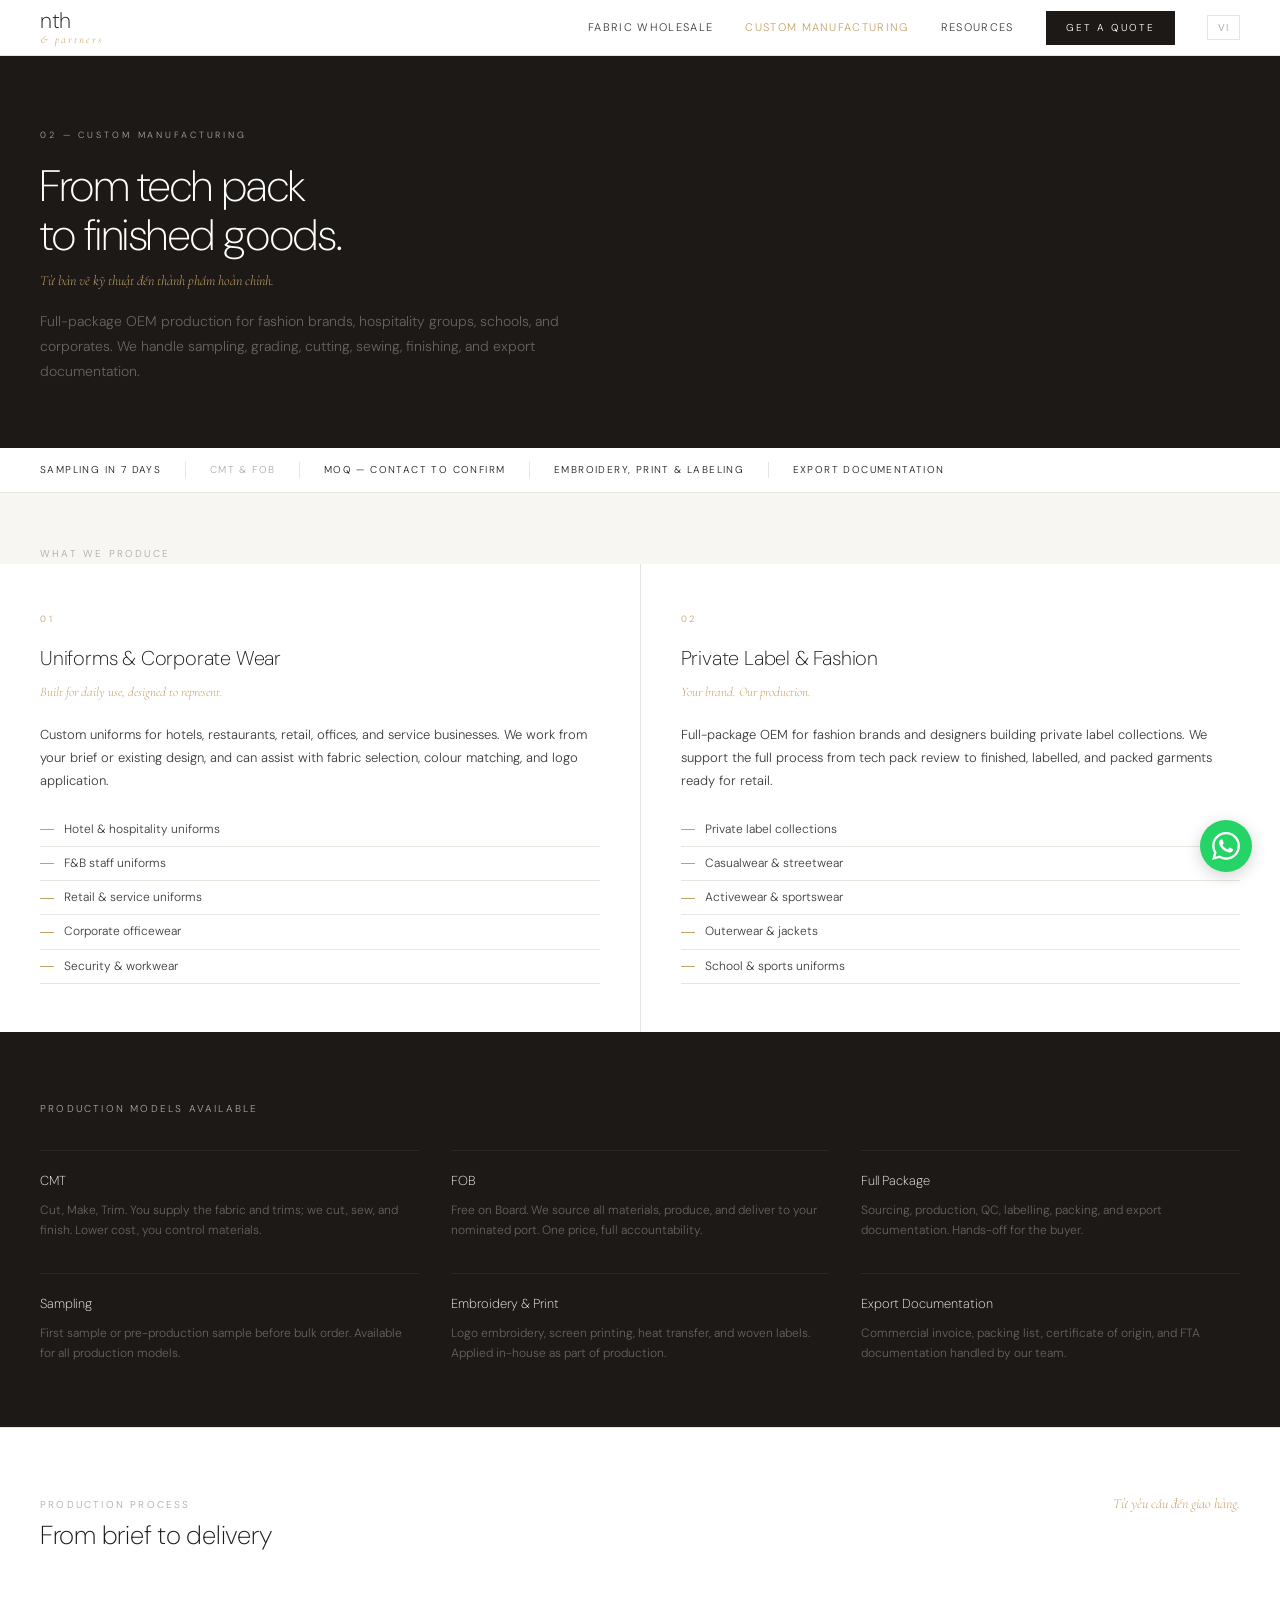
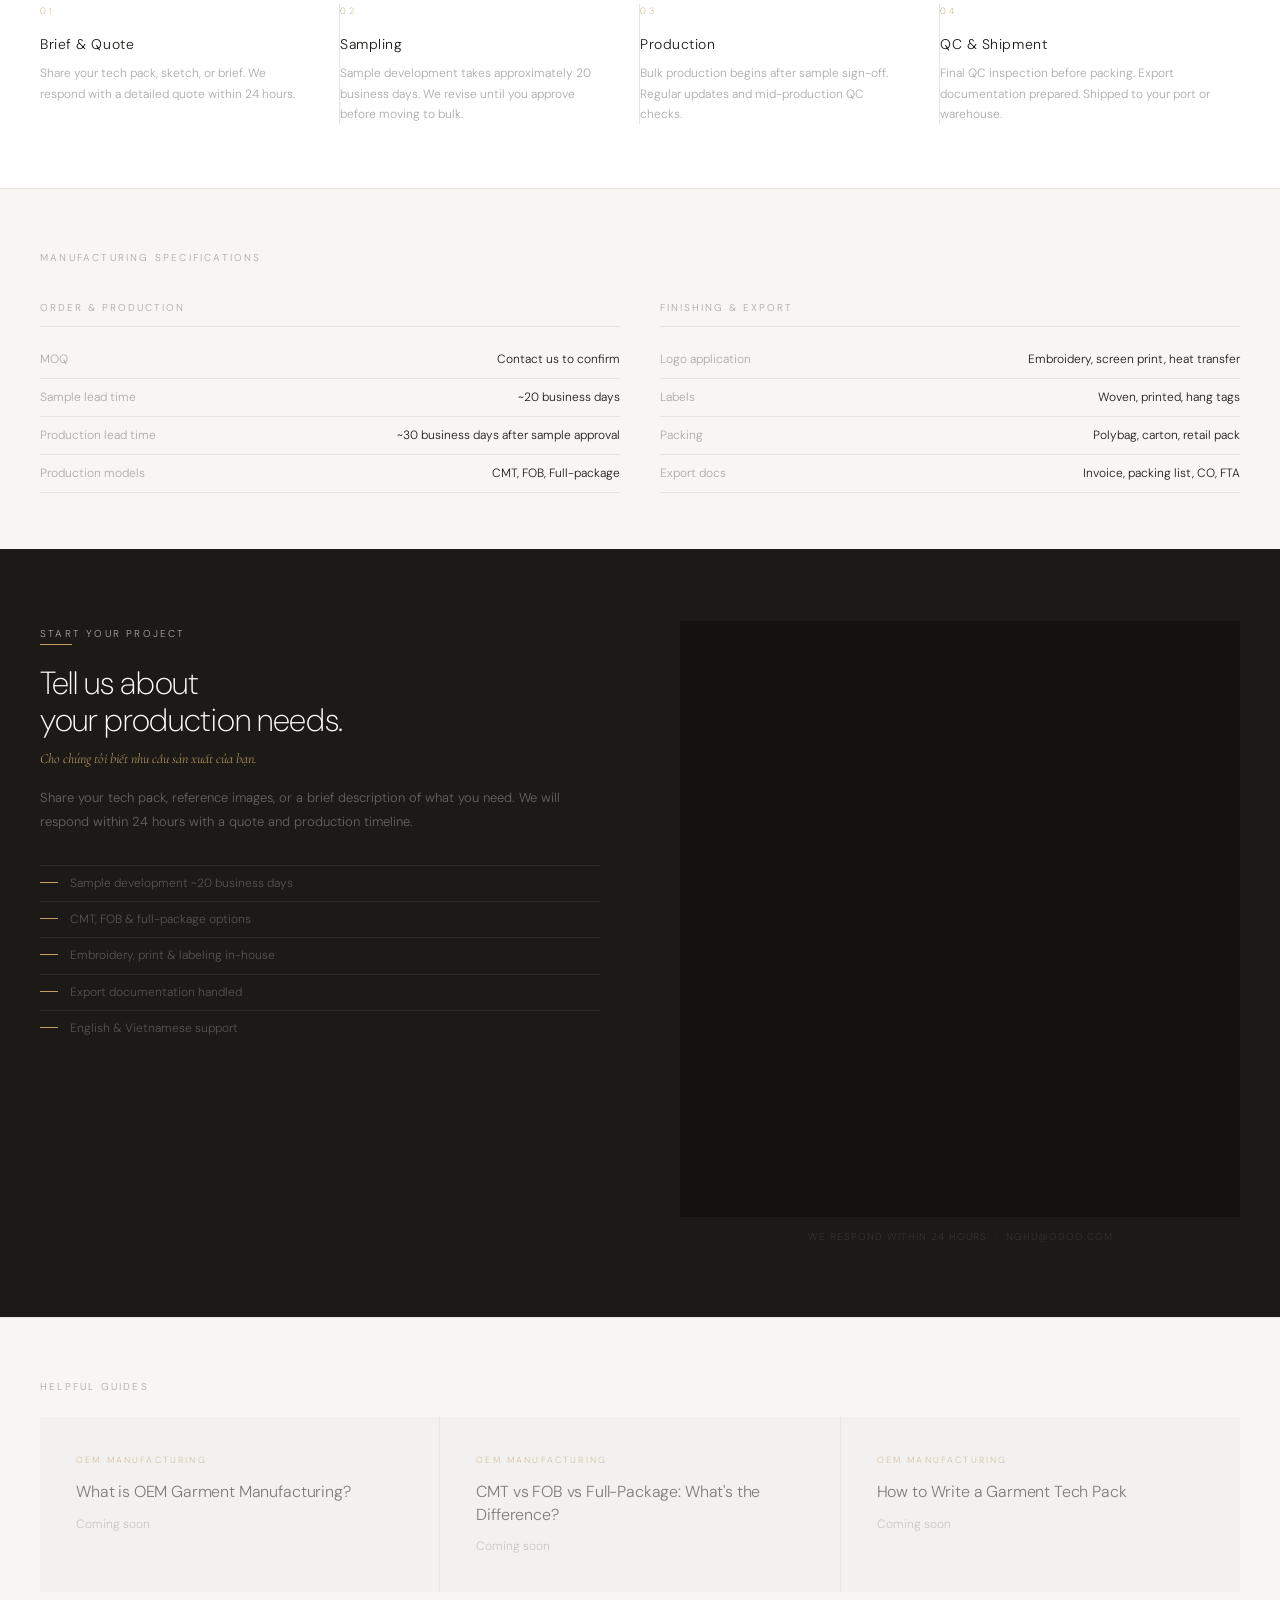
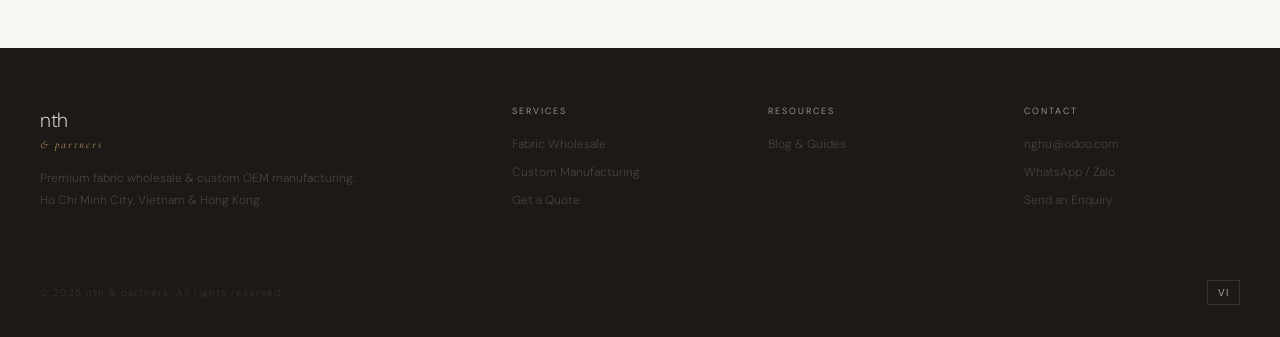
<file: manufacturing.html>
<!DOCTYPE html>
<html lang="en">
<head>
  <meta charset="UTF-8">
  <meta name="viewport" content="width=device-width, initial-scale=1.0">
  <title>Custom OEM Garment Manufacturing Vietnam — nth & partners</title>
  <meta name="description" content="Custom OEM garment manufacturing from Vietnam. Uniforms, corporate wear, private label collections. CMT and FOB. Stock available — enquire for lead time.">
  <meta name="robots" content="index, follow">
  <link rel="canonical" href="https://nghuodoo.github.io/manufacturing.html">
  <meta property="og:title" content="Custom OEM Garment Manufacturing Vietnam — nth & partners">
  <meta property="og:description" content="Full-package OEM garment manufacturing from Vietnam. Uniforms, private label, corporate wear. CMT and FOB available.">
  <meta property="og:url" content="https://nghuodoo.github.io/manufacturing.html">
  <meta property="og:type" content="website">
  <script type="application/ld+json">
  {
    "@context": "https://schema.org",
    "@type": "Service",
    "name": "Custom OEM Garment Manufacturing",
    "provider": { "@type": "Organization", "name": "nth & partners" },
    "description": "Full-package OEM garment manufacturing from Vietnam — uniforms, corporate wear, private label collections.",
    "areaServed": "Worldwide",
    "url": "https://nghuodoo.github.io/manufacturing.html"
  }
  </script>
  <link rel="stylesheet" href="style.css">
  <link rel="icon" href="favicon.ico" type="image/x-icon">
  <style>
    .mfg-services { display: grid; grid-template-columns: 1fr 1fr; gap: 1px; background: var(--border); }
    .mfg-card { background: var(--white); padding: 48px 40px; }
    .mfg-card-num { font-size: 9px; color: var(--gold); letter-spacing: 0.3em; margin-bottom: 16px; }
    .mfg-card h3 { font-size: 20px; font-weight: 200; margin-bottom: 8px; }
    .mfg-card .sub { font-family: 'Cormorant Garamond', serif; font-style: italic; font-size: 13px; color: var(--gold); margin-bottom: 20px; display: block; }
    .mfg-card p { font-size: 13px; color: var(--graphite); line-height: 1.8; margin-bottom: 20px; }
    .mfg-card ul { list-style: none; }
    .mfg-card ul li { font-size: 12px; color: var(--graphite); padding: 7px 0; border-bottom: 0.5px solid var(--border); display: flex; align-items: center; gap: 10px; }
    .mfg-card ul li::before { content: ''; width: 14px; height: 0.5px; background: var(--gold); flex-shrink: 0; }
    .service-types { background: var(--ink); padding: 64px 40px; }
    .service-types-grid { display: grid; grid-template-columns: repeat(3, 1fr); gap: 32px; margin-top: 32px; }
    .service-type-item { border-top: 0.5px solid #2A2724; padding-top: 20px; }
    .service-type-name { font-size: 13px; color: var(--white); font-weight: 200; margin-bottom: 8px; }
    .service-type-desc { font-size: 12px; color: #666560; line-height: 1.7; }
    @media (max-width: 900px) {
      .mfg-services { grid-template-columns: 1fr; }
      .mfg-card { padding: 36px 24px; }
      .service-types { padding: 40px 24px; }
      .service-types-grid { grid-template-columns: 1fr 1fr; gap: 20px; }
    }
    @media (max-width: 480px) {
      .service-types-grid { grid-template-columns: 1fr; }
    }
  </style>
<style>
[data-lang="vi"]{display:none!important}
body.vi [data-lang="en"]{display:none!important}
body.vi [data-lang="vi"]{display:revert!important}
.vi-only{display:none!important}
body.vi .en-only{display:none!important}
body.vi .vi-only{display:revert!important}
</style>
<script>
(function(){
  var l=localStorage.getItem('nth_lang')||'en';
  if(l==='vi') document.body.classList.add('vi');
  document.querySelectorAll('.lang-btn').forEach(function(b){b.textContent=l==='vi'?'EN':'VI';});
})();
function toggleLang(){
  var v=document.body.classList.toggle('vi');
  localStorage.setItem('nth_lang',v?'vi':'en');
  document.querySelectorAll('.lang-btn').forEach(function(b){b.textContent=v?'EN':'VI';});
}
</script>
</head>
<body>

<nav>
  <a href="index.html" class="nav-logo">
    <span class="nav-logo-main">nth</span>
    <span class="nav-logo-sub">&amp; partners</span>
  </a>
  <div class="nav-links" id="navLinks">
    <a href="fabric.html" data-lang="en">Fabric Wholesale</a>
    <a href="fabric.html" data-lang="vi">Vải Sỉ</a>
    <a href="manufacturing.html" class="active" data-lang="en">Custom Manufacturing</a>
    <a href="manufacturing.html" class="active" data-lang="vi">Sản Xuất OEM</a>
    <a href="blog.html" data-lang="en">Resources</a>
    <a href="blog.html" data-lang="vi">Tài Nguyên</a>
    <a href="contact.html" class="nav-cta" data-lang="en">Get a Quote</a>
    <a href="contact.html" class="nav-cta" data-lang="vi">Báo Giá</a>
    <button class="lang-btn">VI</button>
  </div>
  <div class="hamburger"><span></span><span></span><span></span></div>
</nav>

<!-- PAGE HERO -->
<div class="page-hero">
  <div class="page-hero-label" data-lang="en">02 — Custom Manufacturing</div>
  <div class="page-hero-label" data-lang="vi">02 — Sản Xuất Theo Yêu Cầu</div>
  <h1 data-lang="en">From tech pack<br>to finished goods.</h1>
  <h1 data-lang="vi">Từ bản vẽ kỹ thuật<br>đến thành phẩm.</h1>
  <span class="italic-accent" data-lang="en">Từ bản vẽ kỹ thuật đến thành phẩm hoàn chỉnh.</span>
  <p data-lang="en">Full-package OEM production for fashion brands, hospitality groups, schools, and corporates. We handle sampling, grading, cutting, sewing, finishing, and export documentation.</p>
  <p data-lang="vi">Sản xuất OEM trọn gói cho thương hiệu thời trang, khách sạn, trường học và doanh nghiệp. Chúng tôi xử lý làm mẫu, ghép cỡ, cắt, may, hoàn thiện và chứng từ xuất khẩu.</p>
</div>

<!-- TRUST BAR -->
<div class="trust-bar">
  <div class="trust-item"><span data-lang="en">Sampling in</span><span data-lang="vi">Làm mẫu trong</span> <span>7 <span data-lang="en">days</span><span data-lang="vi">ngày</span></span></div>
  <div class="trust-divider"></div>
  <div class="trust-item">CMT &amp; FOB</div>
  <div class="trust-divider"></div>
  <div class="trust-item"><span data-lang="en">MOQ — contact to confirm</span><span data-lang="vi">MOQ — liên hệ xác nhận</span></div>
  <div class="trust-divider"></div>
  <div class="trust-item"><span data-lang="en">Embroidery, print &amp; labeling</span><span data-lang="vi">Thêu, in &amp; gắn nhãn</span></div>
  <div class="trust-divider"></div>
  <div class="trust-item"><span data-lang="en">Export documentation</span><span data-lang="vi">Chứng từ xuất khẩu</span></div>
</div>

<!-- SERVICES DETAIL -->
<div style="padding:48px 40px 0;background:var(--paper)">
  <span class="section-label" data-lang="en">What we produce</span>
  <span class="section-label" data-lang="vi">Chúng tôi sản xuất</span>
</div>
<div class="mfg-services">
  <div class="mfg-card">
    <div class="mfg-card-num">01</div>
    <h3 data-lang="en">Uniforms &amp; Corporate Wear</h3>
    <h3 data-lang="vi">Đồng Phục &amp; Trang Phục Doanh Nghiệp</h3>
    <span class="sub" data-lang="en">Built for daily use, designed to represent.</span>
    <span class="sub" data-lang="vi">Được tạo ra để sử dụng hàng ngày, thiết kế để đại diện.</span>
    <p data-lang="en">Custom uniforms for hotels, restaurants, retail, offices, and service businesses. We work from your brief or existing design, and can assist with fabric selection, colour matching, and logo application.</p>
    <p data-lang="vi">Đồng phục theo yêu cầu cho khách sạn, nhà hàng, bán lẻ, văn phòng và doanh nghiệp dịch vụ. Chúng tôi làm việc từ bản tóm tắt hoặc thiết kế có sẵn của bạn, và có thể hỗ trợ chọn vải, phối màu và gắn logo.</p>
    <ul>
      <li><span data-lang="en">Hotel &amp; hospitality uniforms</span><span data-lang="vi">Đồng phục khách sạn &amp; nhà hàng</span></li>
      <li><span data-lang="en">F&amp;B staff uniforms</span><span data-lang="vi">Đồng phục nhân viên F&amp;B</span></li>
      <li><span data-lang="en">Retail &amp; service uniforms</span><span data-lang="vi">Đồng phục bán lẻ &amp; dịch vụ</span></li>
      <li><span data-lang="en">Corporate officewear</span><span data-lang="vi">Trang phục văn phòng</span></li>
      <li><span data-lang="en">Security &amp; workwear</span><span data-lang="vi">Đồng phục bảo vệ &amp; lao động</span></li>
    </ul>
  </div>
  <div class="mfg-card">
    <div class="mfg-card-num">02</div>
    <h3 data-lang="en">Private Label &amp; Fashion</h3>
    <h3 data-lang="vi">Nhãn Hàng Riêng &amp; Thời Trang</h3>
    <span class="sub" data-lang="en">Your brand. Our production.</span>
    <span class="sub" data-lang="vi">Thương hiệu của bạn. Sản xuất của chúng tôi.</span>
    <p data-lang="en">Full-package OEM for fashion brands and designers building private label collections. We support the full process from tech pack review to finished, labelled, and packed garments ready for retail.</p>
    <p data-lang="vi">OEM trọn gói cho thương hiệu thời trang và nhà thiết kế xây dựng bộ sưu tập nhãn hàng riêng. Chúng tôi hỗ trợ toàn bộ quy trình từ xem xét tech pack đến thành phẩm, gắn nhãn và đóng gói sẵn sàng cho bán lẻ.</p>
    <ul>
      <li><span data-lang="en">Private label collections</span><span data-lang="vi">Bộ sưu tập nhãn hàng riêng</span></li>
      <li><span data-lang="en">Casualwear &amp; streetwear</span><span data-lang="vi">Trang phục thường ngày &amp; đường phố</span></li>
      <li><span data-lang="en">Activewear &amp; sportswear</span><span data-lang="vi">Trang phục hoạt động &amp; thể thao</span></li>
      <li><span data-lang="en">Outerwear &amp; jackets</span><span data-lang="vi">Áo khoác &amp; áo ngoài</span></li>
      <li><span data-lang="en">School &amp; sports uniforms</span><span data-lang="vi">Đồng phục trường học &amp; thể thao</span></li>
    </ul>
  </div>
</div>

<!-- PRODUCTION TYPES -->
<div class="service-types">
  <span class="section-label" data-lang="en">Production models available</span>
  <span class="section-label" data-lang="vi">Các mô hình sản xuất có sẵn</span>
  <div class="service-types-grid">
    <div class="service-type-item">
      <div class="service-type-name">CMT</div>
      <p class="service-type-desc" data-lang="en">Cut, Make, Trim. You supply the fabric and trims; we cut, sew, and finish. Lower cost, you control materials.</p>
      <p class="service-type-desc" data-lang="vi">Cắt, May, Hoàn thiện. Bạn cung cấp vải và phụ liệu; chúng tôi cắt, may và hoàn thiện. Chi phí thấp hơn, bạn kiểm soát nguyên liệu.</p>
    </div>
    <div class="service-type-item">
      <div class="service-type-name">FOB</div>
      <p class="service-type-desc" data-lang="en">Free on Board. We source all materials, produce, and deliver to your nominated port. One price, full accountability.</p>
      <p class="service-type-desc" data-lang="vi">Giao lên tàu. Chúng tôi tìm nguồn tất cả nguyên liệu, sản xuất và giao đến cảng của bạn. Một mức giá, trách nhiệm đầy đủ.</p>
    </div>
    <div class="service-type-item">
      <div class="service-type-name" data-lang="en">Full Package</div>
      <div class="service-type-name" data-lang="vi">Trọn Gói</div>
      <p class="service-type-desc" data-lang="en">Sourcing, production, QC, labelling, packing, and export documentation. Hands-off for the buyer.</p>
      <p class="service-type-desc" data-lang="vi">Tìm nguồn, sản xuất, kiểm soát chất lượng, gắn nhãn, đóng gói và chứng từ xuất khẩu. Không cần can thiệp từ phía người mua.</p>
    </div>
    <div class="service-type-item">
      <div class="service-type-name" data-lang="en">Sampling</div>
      <div class="service-type-name" data-lang="vi">Làm Mẫu</div>
      <p class="service-type-desc" data-lang="en">First sample or pre-production sample before bulk order. Available for all production models.</p>
      <p class="service-type-desc" data-lang="vi">Mẫu đầu tiên hoặc mẫu trước sản xuất trước đơn hàng lớn. Có sẵn cho tất cả các mô hình sản xuất.</p>
    </div>
    <div class="service-type-item">
      <div class="service-type-name" data-lang="en">Embroidery &amp; Print</div>
      <div class="service-type-name" data-lang="vi">Thêu &amp; In</div>
      <p class="service-type-desc" data-lang="en">Logo embroidery, screen printing, heat transfer, and woven labels. Applied in-house as part of production.</p>
      <p class="service-type-desc" data-lang="vi">Thêu logo, in lụa, in nhiệt và nhãn dệt. Thực hiện nội bộ như một phần của sản xuất.</p>
    </div>
    <div class="service-type-item">
      <div class="service-type-name" data-lang="en">Export Documentation</div>
      <div class="service-type-name" data-lang="vi">Chứng Từ Xuất Khẩu</div>
      <p class="service-type-desc" data-lang="en">Commercial invoice, packing list, certificate of origin, and FTA documentation handled by our team.</p>
      <p class="service-type-desc" data-lang="vi">Hóa đơn thương mại, phiếu đóng gói, giấy chứng nhận xuất xứ và chứng từ FTA được xử lý bởi đội ngũ của chúng tôi.</p>
    </div>
  </div>
</div>

<!-- PROCESS -->
<section class="process">
  <div class="process-header">
    <div>
      <span class="section-label" data-lang="en">Production process</span>
      <span class="section-label" data-lang="vi">Quy trình sản xuất</span>
      <h2 data-lang="en">From brief to delivery</h2>
      <h2 data-lang="vi">Từ yêu cầu đến giao hàng</h2>
    </div>
    <span class="italic-accent" data-lang="en">Từ yêu cầu đến giao hàng.</span>
  </div>
  <div class="process-steps">
    <div class="process-step">
      <div class="step-num">01</div>
      <div class="step-name" data-lang="en">Brief &amp; Quote</div>
      <div class="step-name" data-lang="vi">Yêu Cầu &amp; Báo Giá</div>
      <p class="step-desc" data-lang="en">Share your tech pack, sketch, or brief. We respond with a detailed quote within 24 hours.</p>
      <p class="step-desc" data-lang="vi">Chia sẻ tech pack, bản phác thảo hoặc yêu cầu của bạn. Chúng tôi phản hồi với báo giá chi tiết trong 24 giờ.</p>
    </div>
    <div class="process-step">
      <div class="step-num">02</div>
      <div class="step-name" data-lang="en">Sampling</div>
      <div class="step-name" data-lang="vi">Làm Mẫu</div>
      <p class="step-desc" data-lang="en">Sample development takes approximately 20 business days. We revise until you approve before moving to bulk.</p>
      <p class="step-desc" data-lang="vi">Mẫu đầu tiên mất khoảng 20 ngày làm việc. Chúng tôi sửa đổi cho đến khi bạn phê duyệt trước khi sản xuất hàng loạt.</p>
    </div>
    <div class="process-step">
      <div class="step-num">03</div>
      <div class="step-name" data-lang="en">Production</div>
      <div class="step-name" data-lang="vi">Sản Xuất</div>
      <p class="step-desc" data-lang="en">Bulk production begins after sample sign-off. Regular updates and mid-production QC checks.</p>
      <p class="step-desc" data-lang="vi">Sản xuất hàng loạt bắt đầu sau khi ký duyệt mẫu. Cập nhật thường xuyên và kiểm tra chất lượng giữa sản xuất.</p>
    </div>
    <div class="process-step">
      <div class="step-num">04</div>
      <div class="step-name" data-lang="en">QC &amp; Shipment</div>
      <div class="step-name" data-lang="vi">Kiểm Tra &amp; Giao Hàng</div>
      <p class="step-desc" data-lang="en">Final QC inspection before packing. Export documentation prepared. Shipped to your port or warehouse.</p>
      <p class="step-desc" data-lang="vi">Kiểm tra chất lượng cuối cùng trước khi đóng gói. Chuẩn bị chứng từ xuất khẩu. Giao đến cảng hoặc kho của bạn.</p>
    </div>
  </div>
</section>

<!-- SPECS -->
<section class="specs">
  <span class="section-label" data-lang="en">Manufacturing specifications</span>
  <span class="section-label" data-lang="vi">Thông số sản xuất</span>
  <div class="specs-grid">
    <div class="spec-group">
      <h4 data-lang="en">Order &amp; Production</h4>
      <h4 data-lang="vi">Đơn Hàng &amp; Sản Xuất</h4>
      <div class="spec-row">
        <span class="spec-key" data-lang="en">MOQ</span>
        <span class="spec-key" data-lang="vi">Số lượng tối thiểu</span>
        <span class="spec-val" data-lang="en">Contact us to confirm</span>
        <span class="spec-val" data-lang="vi">Liên hệ để xác nhận</span>
      </div>
      <div class="spec-row">
        <span class="spec-key" data-lang="en">Sample lead time</span>
        <span class="spec-key" data-lang="vi">Thời gian làm mẫu</span>
        <span class="spec-val" data-lang="en">~20 business days</span>
        <span class="spec-val" data-lang="vi">~20 ngày làm việc</span>
      </div>
      <div class="spec-row">
        <span class="spec-key" data-lang="en">Production lead time</span>
        <span class="spec-key" data-lang="vi">Thời gian sản xuất</span>
        <span class="spec-val" data-lang="en">~30 business days after sample approval</span>
        <span class="spec-val" data-lang="vi">~30 ngày sau khi duyệt mẫu</span>
      </div>
      <div class="spec-row">
        <span class="spec-key" data-lang="en">Production models</span>
        <span class="spec-key" data-lang="vi">Mô hình sản xuất</span>
        <span class="spec-val">CMT, FOB, Full-package</span>
      </div>
    </div>
    <div class="spec-group">
      <h4 data-lang="en">Finishing &amp; Export</h4>
      <h4 data-lang="vi">Hoàn Thiện &amp; Xuất Khẩu</h4>
      <div class="spec-row">
        <span class="spec-key" data-lang="en">Logo application</span>
        <span class="spec-key" data-lang="vi">Gắn logo</span>
        <span class="spec-val" data-lang="en">Embroidery, screen print, heat transfer</span>
        <span class="spec-val" data-lang="vi">Thêu, in lụa, in nhiệt</span>
      </div>
      <div class="spec-row">
        <span class="spec-key" data-lang="en">Labels</span>
        <span class="spec-key" data-lang="vi">Nhãn</span>
        <span class="spec-val" data-lang="en">Woven, printed, hang tags</span>
        <span class="spec-val" data-lang="vi">Nhãn dệt, in, thẻ treo</span>
      </div>
      <div class="spec-row">
        <span class="spec-key" data-lang="en">Packing</span>
        <span class="spec-key" data-lang="vi">Đóng gói</span>
        <span class="spec-val" data-lang="en">Polybag, carton, retail pack</span>
        <span class="spec-val" data-lang="vi">Túi PE, thùng carton, gói bán lẻ</span>
      </div>
      <div class="spec-row">
        <span class="spec-key" data-lang="en">Export docs</span>
        <span class="spec-key" data-lang="vi">Chứng từ</span>
        <span class="spec-val" data-lang="en">Invoice, packing list, CO, FTA</span>
        <span class="spec-val" data-lang="vi">Hóa đơn, phiếu đóng gói, C/O, FTA</span>
      </div>
    </div>
  </div>
</section>

<!-- LEAD SECTION -->
<section class="lead-section">
  <div class="lead-left">
    <div>
      <span class="section-label" data-lang="en">Start your project</span>
      <span class="section-label" data-lang="vi">Bắt đầu dự án của bạn</span>
      <div class="gold-rule"></div>
      <h2 data-lang="en">Tell us about<br>your production needs.</h2>
      <h2 data-lang="vi">Cho chúng tôi biết<br>nhu cầu sản xuất của bạn.</h2>
      <span class="italic-accent" data-lang="en">Cho chúng tôi biết nhu cầu sản xuất của bạn.</span>
      <p data-lang="en">Share your tech pack, reference images, or a brief description of what you need. We will respond within 24 hours with a quote and production timeline.</p>
      <p data-lang="vi">Chia sẻ tech pack, hình ảnh tham khảo hoặc mô tả ngắn gọn về những gì bạn cần. Chúng tôi sẽ phản hồi trong 24 giờ với báo giá và lịch sản xuất.</p>
    </div>
    <ul class="lead-checks">
      <li><span data-lang="en">Sample development ~20 business days</span><span data-lang="vi">Phát triển mẫu ~20 ngày làm việc</span></li>
      <li><span data-lang="en">CMT, FOB &amp; full-package options</span><span data-lang="vi">Tùy chọn CMT, FOB &amp; trọn gói</span></li>
      <li><span data-lang="en">Embroidery, print &amp; labeling in-house</span><span data-lang="vi">Thêu, in &amp; gắn nhãn nội bộ</span></li>
      <li><span data-lang="en">Export documentation handled</span><span data-lang="vi">Hỗ trợ chứng từ xuất khẩu</span></li>
      <li><span data-lang="en">English &amp; Vietnamese support</span><span data-lang="vi">Hỗ trợ tiếng Anh &amp; tiếng Việt</span></li>
    </ul>
  </div>
  <div>
    <div class="odoo-form-wrap">
      <iframe
        src="https://edu-nth-partners.odoo.com/contactus"
        data-en-src="https://edu-nth-partners.odoo.com/contactus"
        data-vi-src="https://edu-nth-partners.odoo.com/contactus"
        title="Manufacturing Enquiry"
        loading="lazy"
      ></iframe>
    </div>
    <p class="form-note" data-lang="en">We respond within 24 hours &nbsp;·&nbsp; nghu@odoo.com</p>
    <p class="form-note" data-lang="vi">Phản hồi trong 24 giờ &nbsp;·&nbsp; nghu@odoo.com</p>
  </div>
</section>

<!-- RELATED ARTICLES -->
<section style="padding:56px 40px;background:var(--paper);border-top:0.5px solid var(--border)">
  <span class="section-label" data-lang="en">Helpful guides</span>
  <span class="section-label" data-lang="vi">Hướng dẫn hữu ích</span>
  <div class="blog-grid" style="margin-top:20px">
    <a href="blog.html" class="blog-card" style="opacity:0.5;pointer-events:none">
      <div class="blog-card-cluster">OEM Manufacturing</div>
      <h3 data-lang="en">What is OEM Garment Manufacturing?</h3>
      <h3 data-lang="vi">Sản Xuất OEM Là Gì?</h3>
      <p data-lang="en">Coming soon</p><p data-lang="vi">Sắp ra mắt</p>
    </a>
    <a href="blog.html" class="blog-card" style="opacity:0.5;pointer-events:none">
      <div class="blog-card-cluster">OEM Manufacturing</div>
      <h3 data-lang="en">CMT vs FOB vs Full-Package: What's the Difference?</h3>
      <h3 data-lang="vi">CMT vs FOB vs Trọn Gói</h3>
      <p data-lang="en">Coming soon</p><p data-lang="vi">Sắp ra mắt</p>
    </a>
    <a href="blog.html" class="blog-card" style="opacity:0.5;pointer-events:none">
      <div class="blog-card-cluster">OEM Manufacturing</div>
      <h3 data-lang="en">How to Write a Garment Tech Pack</h3>
      <h3 data-lang="vi">Cách Viết Tech Pack</h3>
      <p data-lang="en">Coming soon</p><p data-lang="vi">Sắp ra mắt</p>
    </a>
  </div>
</section>

<footer>
  <div class="footer-grid">
    <div>
      <div class="footer-logo-main">nth</div>
      <div class="footer-logo-sub">&amp; partners</div>
      <p class="footer-tagline" data-lang="en">Premium fabric wholesale &amp; custom OEM manufacturing.<br>Ho Chi Minh City, Vietnam &amp; Hong Kong.</p>
      <p class="footer-tagline" data-lang="vi">Vải sỉ cao cấp &amp; sản xuất OEM.<br>TP. Hồ Chí Minh, Việt Nam &amp; Hồng Kông.</p>
    </div>
    <div class="footer-col">
      <h5 data-lang="en">Services</h5><h5 data-lang="vi">Dịch Vụ</h5>
      <a href="fabric.html" data-lang="en">Fabric Wholesale</a><a href="fabric.html" data-lang="vi">Vải Sỉ</a>
      <a href="manufacturing.html" data-lang="en">Custom Manufacturing</a><a href="manufacturing.html" data-lang="vi">Sản Xuất OEM</a>
      <a href="contact.html" data-lang="en">Get a Quote</a><a href="contact.html" data-lang="vi">Báo Giá</a>
    </div>
    <div class="footer-col">
      <h5 data-lang="en">Resources</h5><h5 data-lang="vi">Tài Nguyên</h5>
      <a href="blog.html" data-lang="en">Blog &amp; Guides</a><a href="blog.html" data-lang="vi">Blog &amp; Hướng Dẫn</a>
    </div>
    <div class="footer-col">
      <h5 data-lang="en">Contact</h5><h5 data-lang="vi">Liên Hệ</h5>
      <a href="mailto:nghu@odoo.com">nghu@odoo.com</a>
      <a href="https://wa.me/84899886624" target="_blank" rel="noopener">WhatsApp / Zalo</a>
      <a href="contact.html" data-lang="en">Send an Enquiry</a><a href="contact.html" data-lang="vi">Gửi Yêu Cầu</a>
    </div>
  </div>
  <div class="footer-bottom">
    <span data-lang="en">&copy; 2025 nth &amp; partners. All rights reserved.</span>
    <span data-lang="vi">&copy; 2025 nth &amp; partners. Bảo lưu mọi quyền.</span>
    <button class="lang-btn" style="border-color:#333330">VI / EN</button>
  </div>
</footer>

<a href="https://wa.me/84899886624" class="whatsapp-float" target="_blank" rel="noopener" aria-label="Chat on WhatsApp">
  <svg viewBox="0 0 24 24"><path d="M17.472 14.382c-.297-.149-1.758-.867-2.03-.967-.273-.099-.471-.148-.67.15-.197.297-.767.966-.94 1.164-.173.199-.347.223-.644.075-.297-.15-1.255-.463-2.39-1.475-.883-.788-1.48-1.761-1.653-2.059-.173-.297-.018-.458.13-.606.134-.133.298-.347.446-.52.149-.174.198-.298.298-.497.099-.198.05-.371-.025-.52-.075-.149-.669-1.612-.916-2.207-.242-.579-.487-.5-.669-.51-.173-.008-.371-.01-.57-.01-.198 0-.52.074-.792.372-.272.297-1.04 1.016-1.04 2.479 0 1.462 1.065 2.875 1.213 3.074.149.198 2.096 3.2 5.077 4.487.709.306 1.262.489 1.694.625.712.227 1.36.195 1.871.118.571-.085 1.758-.719 2.006-1.413.248-.694.248-1.289.173-1.413-.074-.124-.272-.198-.57-.347m-5.421 7.403h-.004a9.87 9.87 0 01-5.031-1.378l-.361-.214-3.741.982.998-3.648-.235-.374a9.86 9.86 0 01-1.51-5.26c.001-5.45 4.436-9.884 9.888-9.884 2.64 0 5.122 1.03 6.988 2.898a9.825 9.825 0 012.893 6.994c-.003 5.45-4.437 9.884-9.885 9.884m8.413-18.297A11.815 11.815 0 0012.05 0C5.495 0 .16 5.335.157 11.892c0 2.096.547 4.142 1.588 5.945L.057 24l6.305-1.654a11.882 11.882 0 005.683 1.448h.005c6.554 0 11.89-5.335 11.893-11.893a11.821 11.821 0 00-3.48-8.413z"/></svg>
</a>
<script src="main.js"></script>
</body>
</html>
</file>
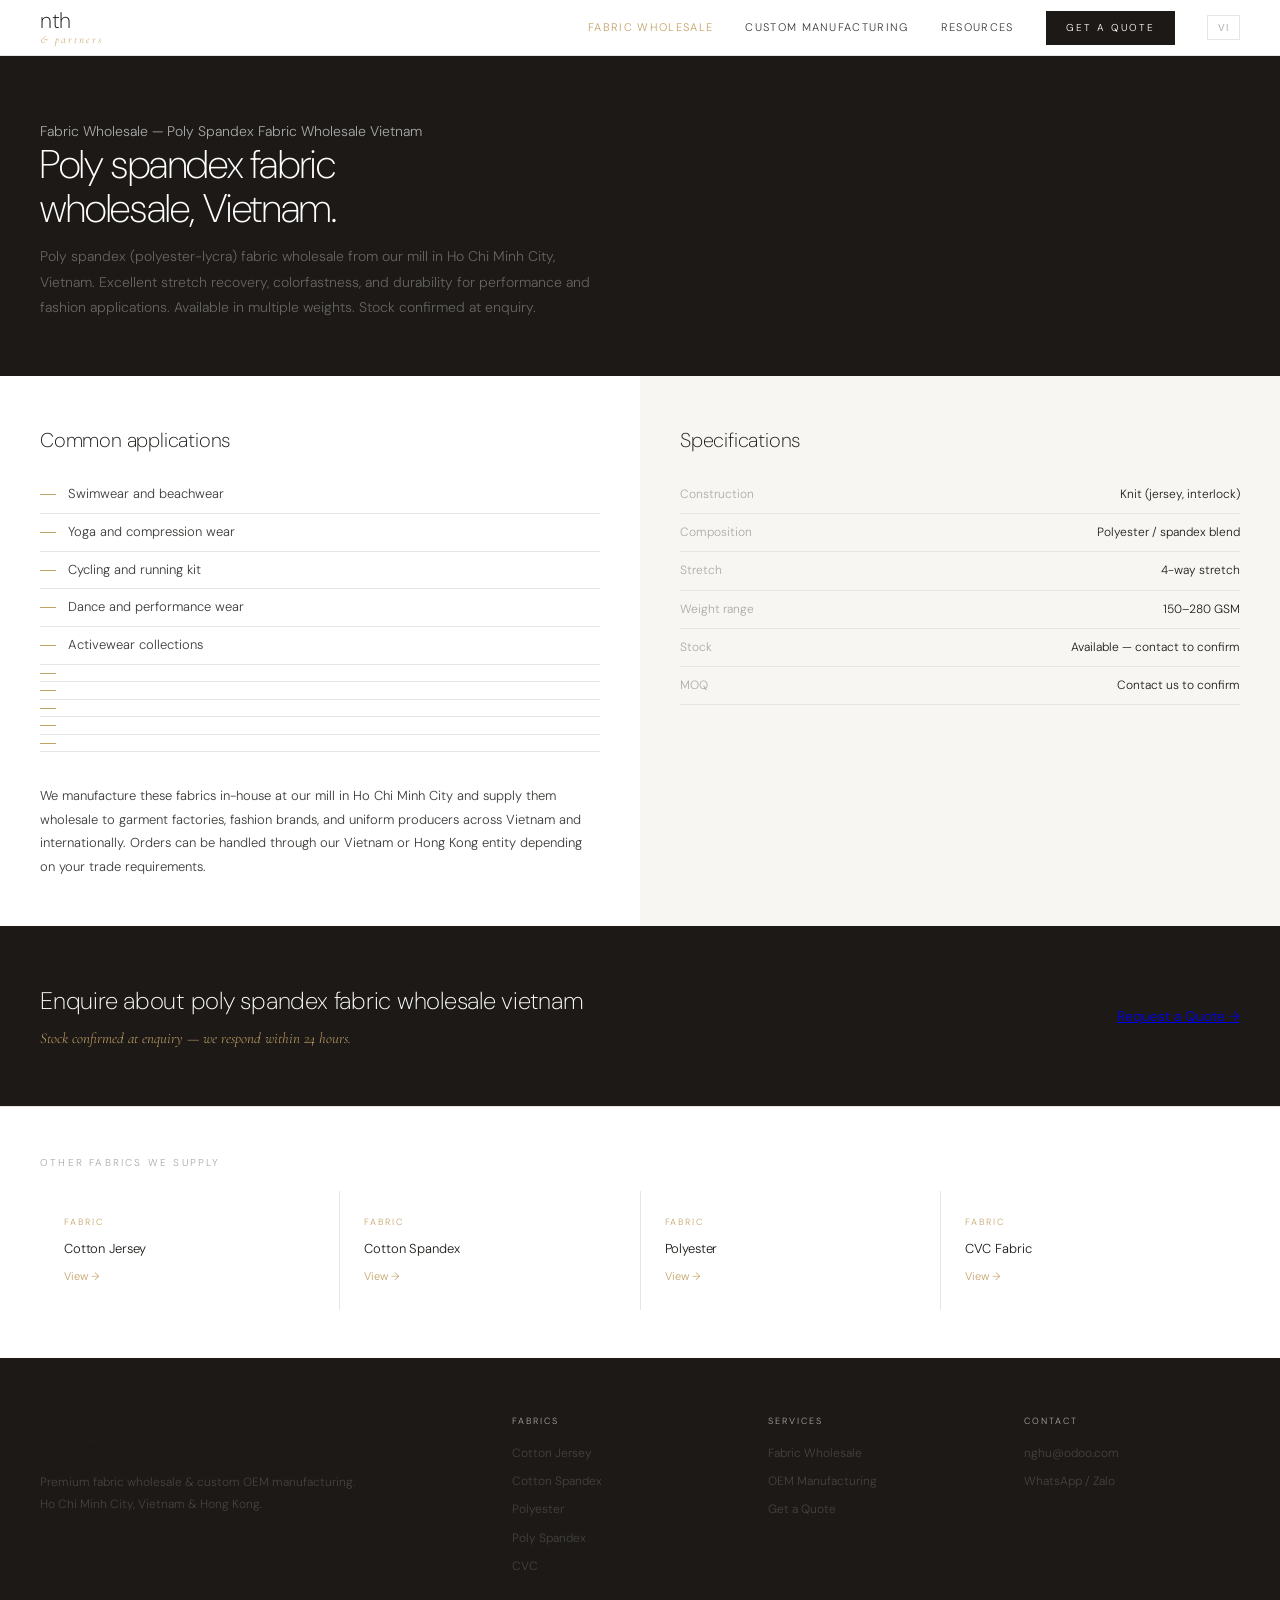
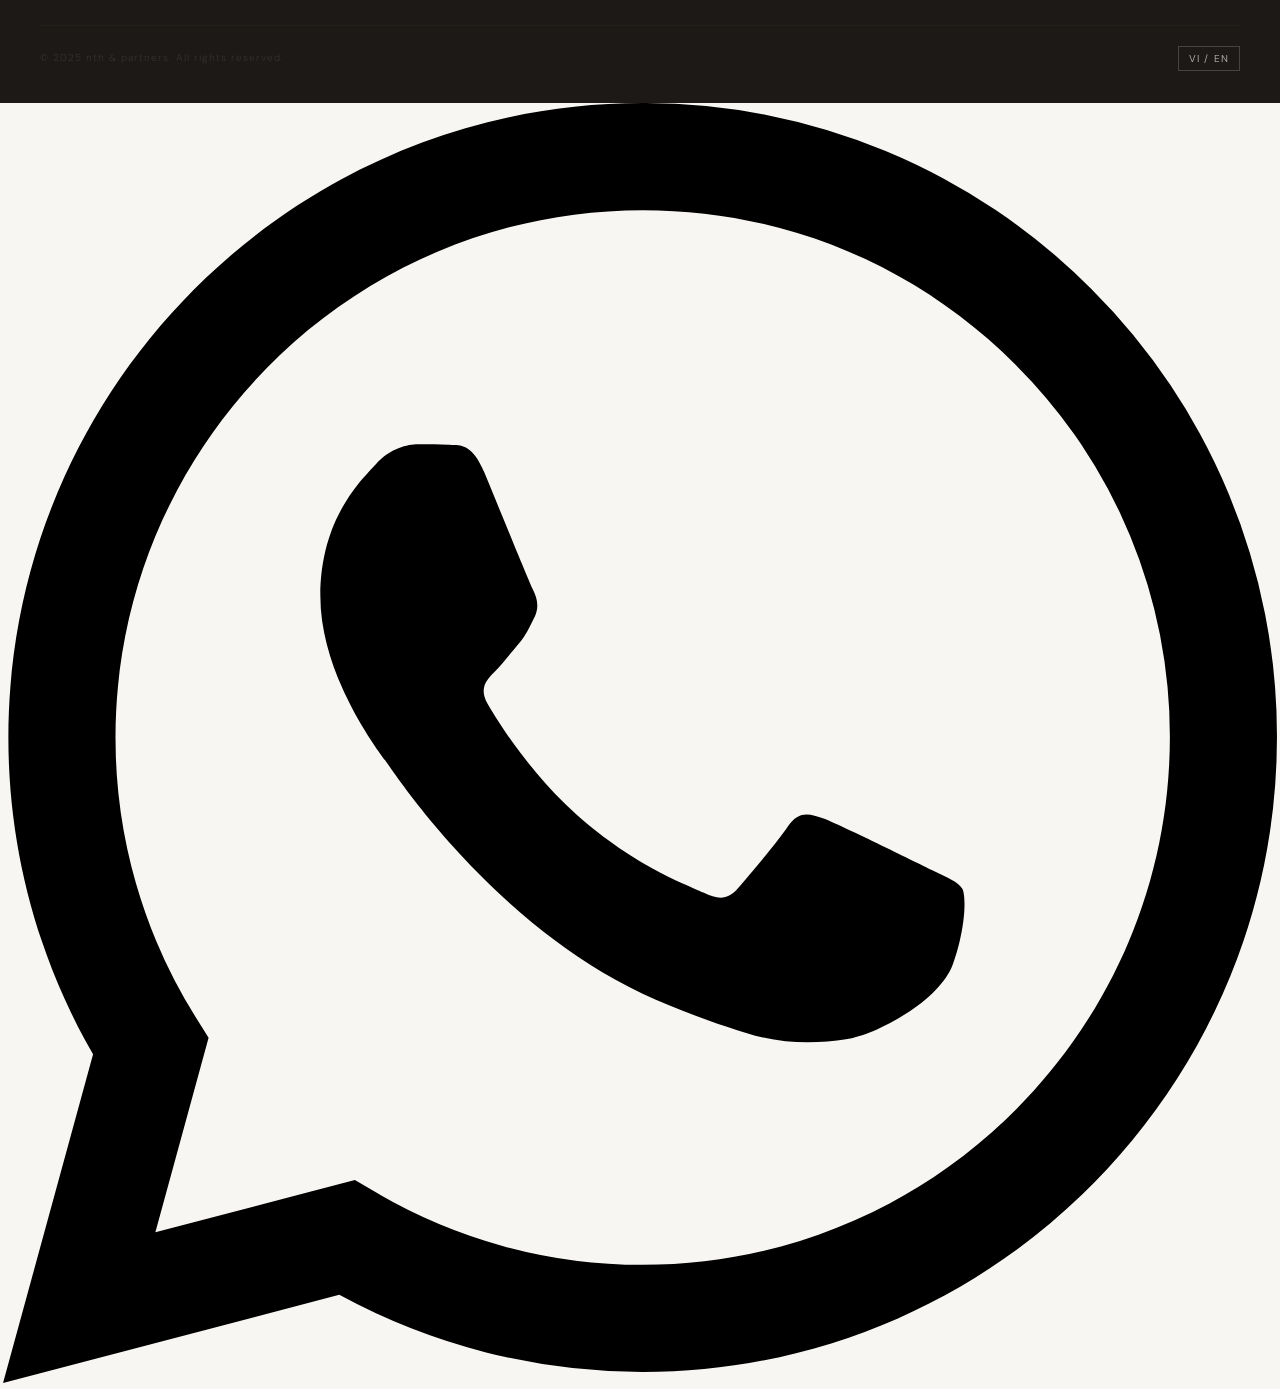
<file: poly-spandex-fabric-wholesale-vietnam.html>
<!DOCTYPE html>
<html lang="en">
<head>
<meta charset="UTF-8">
<meta name="viewport" content="width=device-width, initial-scale=1.0">
<title>Poly Spandex Fabric Wholesale Vietnam | nth &amp; partners</title>
<meta name="description" content="Mill-direct poly spandex fabric wholesale from Vietnam. Stretch polyester knit in stock in Ho Chi Minh City. Enquire for bulk pricing and availability.">
<meta name="robots" content="index, follow">
<link rel="canonical" href="https://nghuodoo.github.io/poly-spandex-fabric-wholesale-vietnam.html">
<meta property="og:title" content="Poly Spandex Fabric Wholesale Vietnam | nth &amp; partners">
<meta property="og:description" content="Mill-direct poly spandex fabric wholesale from Vietnam. Stretch polyester knit in stock in Ho Chi Minh City. Enquire for bulk pricing and availability.">
<meta property="og:type" content="website">
<script type="application/ld+json">
{"@context":"https://schema.org","@type":"Product","name":"Poly Spandex Fabric Wholesale Vietnam","description":"Mill-direct poly spandex fabric wholesale from Vietnam. Stretch polyester knit in stock in Ho Chi Minh City. Enquire for bulk pricing and availability.","brand":{"@type":"Organization","name":"nth & partners"},"offers":{"@type":"Offer","availability":"https://schema.org/InStock","seller":{"@type":"Organization","name":"nth & partners","url":"https://nghuodoo.github.io"}}}
</script>
<link rel="preconnect" href="https://fonts.googleapis.com">
<link rel="preconnect" href="https://fonts.gstatic.com" crossorigin>
<link href="https://fonts.googleapis.com/css2?family=Cormorant+Garamond:ital,wght@1,300&family=DM+Sans:wght@200;300;400&display=swap" rel="stylesheet">
<link rel="stylesheet" href="style.css">
<style>
.vi-only{display:none!important}
body.vi .en-only{display:none!important}
body.vi .vi-only{display:revert!important}
.page-hero{background:var(--ink);padding:64px 40px 56px}
.page-hero .lbl{color:var(--stone)}
.page-hero h1{font-size:40px;color:var(--white);line-height:1.1;margin-bottom:10px;font-weight:200}
.page-hero p{font-size:14px;color:#666560;line-height:1.8;max-width:560px;margin-top:14px}
.fabric-detail{display:grid;grid-template-columns:1fr 1fr;gap:0;background:var(--border)}
.fabric-info{background:var(--white);padding:48px 40px}
.fabric-info h2{font-size:20px;font-weight:200;margin-bottom:20px}
.fabric-uses{list-style:none;margin-bottom:0}
.fabric-uses li{font-size:13px;color:var(--graphite);padding:8px 0;border-bottom:0.5px solid var(--border);display:flex;align-items:center;gap:12px}
.fabric-uses li::before{content:'';width:16px;height:0.5px;background:var(--gold);flex-shrink:0}
.fabric-specs{background:var(--paper);padding:48px 40px}
.fabric-specs h2{font-size:20px;font-weight:200;margin-bottom:20px}
.spec-row{display:flex;justify-content:space-between;padding:9px 0;border-bottom:0.5px solid var(--border)}
.spec-k{font-size:12px;color:var(--stone)}
.spec-v{font-size:12px;color:var(--ink)}
.cta-band{background:var(--ink);padding:56px 40px;display:flex;align-items:center;justify-content:space-between;flex-wrap:wrap;gap:24px}
.cta-band h2{font-size:24px;color:var(--white);font-weight:200}
.related{padding:48px 40px;background:var(--white);border-top:0.5px solid var(--border)}
.related-grid{display:grid;grid-template-columns:repeat(4,1fr);gap:1px;background:var(--border);margin-top:20px}
.rel-card{background:var(--white);padding:24px;text-decoration:none;display:block;transition:background 0.2s}
.rel-card:hover{background:var(--paper)}
.rel-card-label{font-size:9px;color:var(--gold);letter-spacing:0.22em;text-transform:uppercase;margin-bottom:10px}
.rel-card h3{font-size:13px;font-weight:300;color:var(--ink);line-height:1.4}
.rel-card span{font-size:11px;color:var(--gold);display:block;margin-top:10px}
@media(max-width:900px){
  nav{padding:0 20px}.nav-links{display:none}.hamburger{display:flex}
  .nav-links.open{display:flex;flex-direction:column;position:fixed;top:56px;left:0;right:0;background:var(--white);padding:24px 20px;gap:20px;border-bottom:0.5px solid var(--border);z-index:99}
  .page-hero{padding:48px 24px 40px}.page-hero h1{font-size:28px}
  .fabric-detail{grid-template-columns:1fr}
  .fabric-info,.fabric-specs{padding:36px 24px}
  .cta-band{padding:40px 24px}
  .related{padding:36px 24px}
  .related-grid{grid-template-columns:1fr 1fr}
  .footer-grid{grid-template-columns:1fr 1fr;gap:32px}
  .footer-bottom{flex-direction:column;gap:8px;text-align:center}
}
</style>
</head>
<body>
<nav>
  <a href="index.html" class="nav-logo">
    <span class="nav-logo-main">nth</span>
    <span class="nav-logo-sub">&amp; partners</span>
  </a>
  <div class="nav-links" id="navLinks">
    <a href="fabric.html" class="active"><span class="en-only">Fabric Wholesale</span><span class="vi-only">Vải Sỉ</span></a>
    <a href="manufacturing.html"><span class="en-only">Custom Manufacturing</span><span class="vi-only">Sản Xuất OEM</span></a>
    <a href="blog.html"><span class="en-only">Resources</span><span class="vi-only">Tài Nguyên</span></a>
    <a href="contact.html" class="nav-cta"><span class="en-only">Get a Quote</span><span class="vi-only">Báo Giá</span></a>
    <button class="lang-btn" id="langBtn" onclick="toggleLang()">VI</button>
  </div>
  <div class="hamburger" onclick="document.getElementById('navLinks').classList.toggle('open')"><span></span><span></span><span></span></div>
</nav>

<div class="page-hero">
  <span class="lbl en-only">Fabric Wholesale — Poly Spandex Fabric Wholesale Vietnam</span>
  <span class="lbl vi-only">Vải Sỉ — Vải Poly Spandex Sỉ Việt Nam</span>
  <h1 class="en-only">Poly spandex fabric<br>wholesale, Vietnam.</h1>
  <h1 class="vi-only">Vải poly spandex sỉ<br>trực tiếp từ nhà máy.</h1>
  <p class="en-only">Poly spandex (polyester-lycra) fabric wholesale from our mill in Ho Chi Minh City, Vietnam. Excellent stretch recovery, colorfastness, and durability for performance and fashion applications. Available in multiple weights. Stock confirmed at enquiry.</p>
  <p class="vi-only">Vải poly spandex (polyester-lycra) sỉ từ nhà máy của chúng tôi tại TP. Hồ Chí Minh, Việt Nam. Độ đàn hồi tốt, bền màu và độ bền cao cho ứng dụng thể thao và thời trang. Có nhiều trọng lượng. Tồn kho xác nhận khi liên hệ.</p>
</div>

<div class="fabric-detail">
  <div class="fabric-info">
    <h2 class="en-only">Common applications</h2>
    <h2 class="vi-only">Ứng dụng phổ biến</h2>
    <ul class="fabric-uses">
      <li><span class="en-only">Swimwear and beachwear</span></li>
      <li><span class="en-only">Yoga and compression wear</span></li>
      <li><span class="en-only">Cycling and running kit</span></li>
      <li><span class="en-only">Dance and performance wear</span></li>
      <li><span class="en-only">Activewear collections</span></li>
      <li><span class="vi-only">Đồ bơi và đồ biển</span></li>
      <li><span class="vi-only">Đồ yoga và nén cơ</span></li>
      <li><span class="vi-only">Đồ đạp xe và chạy bộ</span></li>
      <li><span class="vi-only">Đồ biểu diễn và khiêu vũ</span></li>
      <li><span class="vi-only">Bộ sưu tập thể thao</span></li>
    </ul>
    <div style="margin-top:32px">
      <p class="en-only" style="font-size:13px;color:var(--graphite);line-height:1.8">We manufacture these fabrics in-house at our mill in Ho Chi Minh City and supply them wholesale to garment factories, fashion brands, and uniform producers across Vietnam and internationally. Orders can be handled through our Vietnam or Hong Kong entity depending on your trade requirements.</p>
      <p class="vi-only" style="font-size:13px;color:var(--graphite);line-height:1.8">Chúng tôi sản xuất các loại vải này tại nhà máy của mình ở TP. Hồ Chí Minh và cung cấp sỉ cho các xưởng may, thương hiệu thời trang và đơn vị sản xuất đồng phục trong nước và quốc tế. Đơn hàng có thể được xử lý qua pháp nhân tại Việt Nam hoặc Hồng Kông tùy theo yêu cầu thương mại của bạn.</p>
    </div>
  </div>
  <div class="fabric-specs">
    <h2 class="en-only">Specifications</h2>
    <h2 class="vi-only">Thông số kỹ thuật</h2>
      <div class="spec-row"><span class="spec-k en-only">Construction</span><span class="spec-k vi-only">Cấu trúc</span><span class="spec-v en-only">Knit (jersey, interlock)</span><span class="spec-v vi-only">Dệt kim (jersey, interlock)</span></div>
      <div class="spec-row"><span class="spec-k en-only">Composition</span><span class="spec-k vi-only">Thành phần</span><span class="spec-v en-only">Polyester / spandex blend</span><span class="spec-v vi-only">Vải pha polyester / spandex</span></div>
      <div class="spec-row"><span class="spec-k en-only">Stretch</span><span class="spec-k vi-only">Độ co giãn</span><span class="spec-v en-only">4-way stretch</span><span class="spec-v vi-only">Co giãn 4 chiều</span></div>
      <div class="spec-row"><span class="spec-k en-only">Weight range</span><span class="spec-k vi-only">Trọng lượng</span><span class="spec-v en-only">150–280 GSM</span><span class="spec-v vi-only">150–280 GSM</span></div>
      <div class="spec-row"><span class="spec-k en-only">Stock</span><span class="spec-k vi-only">Tồn kho</span><span class="spec-v en-only">Available — contact to confirm</span><span class="spec-v vi-only">Có sẵn — liên hệ xác nhận</span></div>
      <div class="spec-row"><span class="spec-k en-only">MOQ</span><span class="spec-k vi-only">Số lượng tối thiểu</span><span class="spec-v en-only">Contact us to confirm</span><span class="spec-v vi-only">Liên hệ để xác nhận</span></div>
  </div>
</div>

<div class="cta-band">
  <div>
    <h2 class="en-only">Enquire about poly spandex fabric wholesale vietnam</h2>
    <h2 class="vi-only">Liên hệ về vải poly spandex sỉ việt nam</h2>
    <span style="font-family:'Cormorant Garamond',serif;font-style:italic;font-size:15px;color:var(--gold);display:block;margin-top:6px" class="en-only">Stock confirmed at enquiry — we respond within 24 hours.</span>
    <span style="font-family:'Cormorant Garamond',serif;font-style:italic;font-size:15px;color:var(--gold);display:block;margin-top:6px" class="vi-only">Tồn kho xác nhận khi liên hệ — phản hồi trong 24 giờ.</span>
  </div>
  <a href="contact.html" class="btn-gold en-only">Request a Quote &rarr;</a>
  <a href="contact.html" class="btn-gold vi-only">Yêu Cầu Báo Giá &rarr;</a>
</div>

<div class="related">
  <span style="font-size:10px;font-weight:300;letter-spacing:0.22em;color:var(--stone);text-transform:uppercase;display:block;margin-bottom:4px" class="en-only">Other fabrics we supply</span>
  <span style="font-size:10px;font-weight:300;letter-spacing:0.22em;color:var(--stone);text-transform:uppercase;display:block;margin-bottom:4px" class="vi-only">Các loại vải khác chúng tôi cung cấp</span>
  <div class="related-grid">
    <a href="cotton-jersey-fabric-wholesale-vietnam.html" class="rel-card"><div class="rel-card-label">Fabric</div><h3>Cotton Jersey</h3><span class="en-only">View →</span><span class="vi-only">Xem →</span></a>
    <a href="cotton-spandex-fabric-wholesale-vietnam.html" class="rel-card"><div class="rel-card-label">Fabric</div><h3>Cotton Spandex</h3><span class="en-only">View →</span><span class="vi-only">Xem →</span></a>
    <a href="polyester-fabric-wholesale-vietnam.html" class="rel-card"><div class="rel-card-label">Fabric</div><h3>Polyester</h3><span class="en-only">View →</span><span class="vi-only">Xem →</span></a>
    <a href="cvc-fabric-wholesale-vietnam.html" class="rel-card"><div class="rel-card-label">Fabric</div><h3>CVC Fabric</h3><span class="en-only">View →</span><span class="vi-only">Xem →</span></a>
  </div>
</div>

<footer>
  <div class="footer-grid">
    <div>
      <div class="footer-brand-main">nth</div>
      <div class="footer-brand-sub">&amp; partners</div>
      <p class="footer-tagline en-only">Premium fabric wholesale &amp; custom OEM manufacturing.<br>Ho Chi Minh City, Vietnam &amp; Hong Kong.</p>
      <p class="footer-tagline vi-only">Vải sỉ cao cấp &amp; sản xuất OEM theo yêu cầu.<br>TP. Hồ Chí Minh, Việt Nam &amp; Hồng Kông.</p>
    </div>
    <div class="footer-col">
      <h5 class="en-only">Fabrics</h5><h5 class="vi-only">Loại Vải</h5>
      <a href="cotton-jersey-fabric-wholesale-vietnam.html">Cotton Jersey</a>
      <a href="cotton-spandex-fabric-wholesale-vietnam.html">Cotton Spandex</a>
      <a href="polyester-fabric-wholesale-vietnam.html">Polyester</a>
      <a href="poly-spandex-fabric-wholesale-vietnam.html">Poly Spandex</a>
      <a href="cvc-fabric-wholesale-vietnam.html">CVC</a>
    </div>
    <div class="footer-col">
      <h5 class="en-only">Services</h5><h5 class="vi-only">Dịch Vụ</h5>
      <a href="fabric.html"><span class="en-only">Fabric Wholesale</span><span class="vi-only">Vải Sỉ</span></a>
      <a href="manufacturing.html"><span class="en-only">OEM Manufacturing</span><span class="vi-only">Sản Xuất OEM</span></a>
      <a href="contact.html"><span class="en-only">Get a Quote</span><span class="vi-only">Báo Giá</span></a>
    </div>
    <div class="footer-col">
      <h5 class="en-only">Contact</h5><h5 class="vi-only">Liên Hệ</h5>
      <a href="mailto:nghu@odoo.com">nghu@odoo.com</a>
      <a href="https://wa.me/84899886624" target="_blank" rel="noopener">WhatsApp / Zalo</a>
    </div>
  </div>
  <div class="footer-bottom">
    <span class="en-only">&copy; 2025 nth &amp; partners. All rights reserved.</span>
    <span class="vi-only">&copy; 2025 nth &amp; partners. Bảo lưu mọi quyền.</span>
    <button class="lang-btn" onclick="toggleLang()" style="border-color:#444">VI / EN</button>
  </div>
</footer>

<a href="https://wa.me/84899886624" class="wa" target="_blank" rel="noopener" aria-label="WhatsApp">
  <svg viewBox="0 0 24 24"><path d="M17.472 14.382c-.297-.149-1.758-.867-2.03-.967-.273-.099-.471-.148-.67.15-.197.297-.767.966-.94 1.164-.173.199-.347.223-.644.075-.297-.15-1.255-.463-2.39-1.475-.883-.788-1.48-1.761-1.653-2.059-.173-.297-.018-.458.13-.606.134-.133.298-.347.446-.52.149-.174.198-.298.298-.497.099-.198.05-.371-.025-.52-.075-.149-.669-1.612-.916-2.207-.242-.579-.487-.5-.669-.51-.173-.008-.371-.01-.57-.01-.198 0-.52.074-.792.372-.272.297-1.04 1.016-1.04 2.479 0 1.462 1.065 2.875 1.213 3.074.149.198 2.096 3.2 5.077 4.487.709.306 1.262.489 1.694.625.712.227 1.36.195 1.871.118.571-.085 1.758-.719 2.006-1.413.248-.694.248-1.289.173-1.413-.074-.124-.272-.198-.57-.347m-5.421 7.403h-.004a9.87 9.87 0 01-5.031-1.378l-.361-.214-3.741.982.998-3.648-.235-.374a9.86 9.86 0 01-1.51-5.26c.001-5.45 4.436-9.884 9.888-9.884 2.64 0 5.122 1.03 6.988 2.898a9.825 9.825 0 012.893 6.994c-.003 5.45-4.437 9.884-9.885 9.884m8.413-18.297A11.815 11.815 0 0012.05 0C5.495 0 .16 5.335.157 11.892c0 2.096.547 4.142 1.588 5.945L.057 24l6.305-1.654a11.882 11.882 0 005.683 1.448h.005c6.554 0 11.89-5.335 11.893-11.893a11.821 11.821 0 00-3.48-8.413z"/></svg>
</a>
<script>
(function(){var l=localStorage.getItem('nth_lang')||'en';if(l==='vi')document.body.classList.add('vi');var b=document.getElementById('langBtn');if(b)b.textContent=l==='vi'?'EN':'VI';})();
function toggleLang(){var v=document.body.classList.toggle('vi');localStorage.setItem('nth_lang',v?'vi':'en');document.querySelectorAll('.lang-btn').forEach(function(b){b.textContent=v?'EN':'VI';});}
</script>
</body>
</html>
</file>
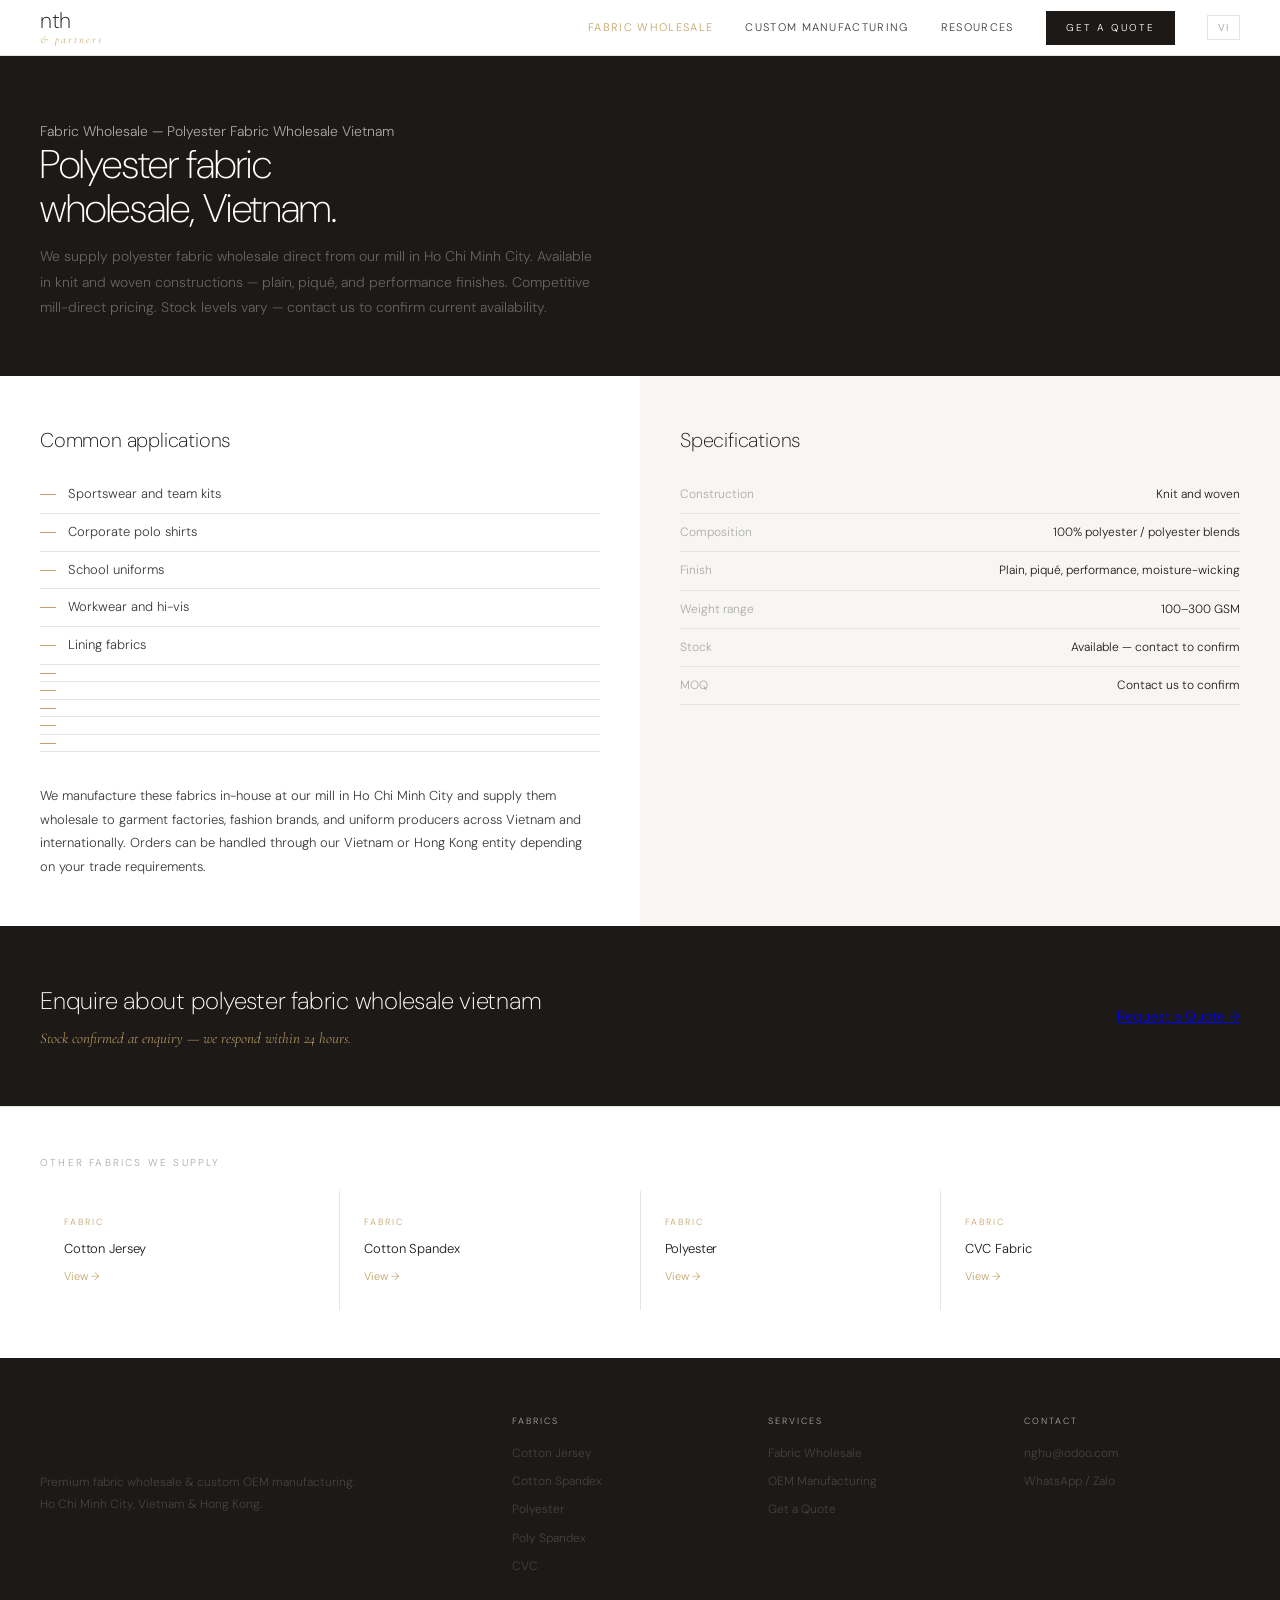
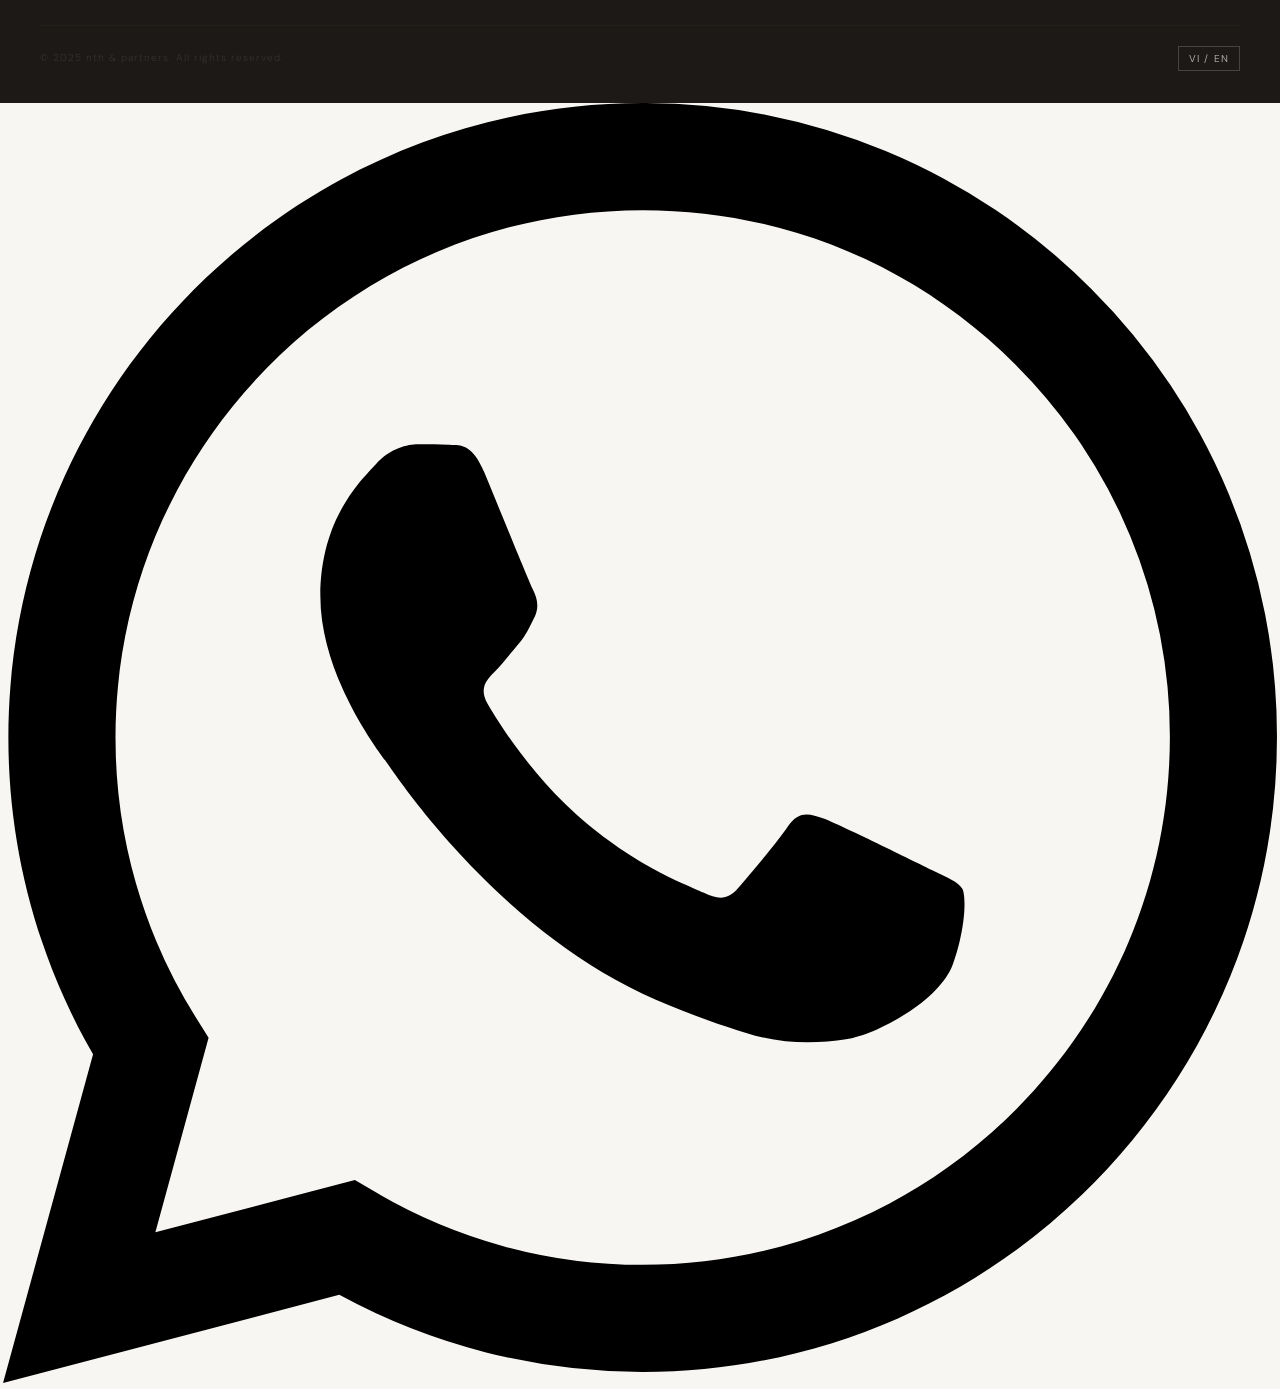
<file: polyester-fabric-wholesale-vietnam.html>
<!DOCTYPE html>
<html lang="en">
<head>
<meta charset="UTF-8">
<meta name="viewport" content="width=device-width, initial-scale=1.0">
<title>Polyester Fabric Wholesale Vietnam | nth &amp; partners</title>
<meta name="description" content="Wholesale polyester fabric from Vietnam — mill-direct supply. Polyester knit and woven, stock available in Ho Chi Minh City. Contact for bulk pricing.">
<meta name="robots" content="index, follow">
<link rel="canonical" href="https://nghuodoo.github.io/polyester-fabric-wholesale-vietnam.html">
<meta property="og:title" content="Polyester Fabric Wholesale Vietnam | nth &amp; partners">
<meta property="og:description" content="Wholesale polyester fabric from Vietnam — mill-direct supply. Polyester knit and woven, stock available in Ho Chi Minh City. Contact for bulk pricing.">
<meta property="og:type" content="website">
<script type="application/ld+json">
{"@context":"https://schema.org","@type":"Product","name":"Polyester Fabric Wholesale Vietnam","description":"Wholesale polyester fabric from Vietnam — mill-direct supply. Polyester knit and woven, stock available in Ho Chi Minh City. Contact for bulk pricing.","brand":{"@type":"Organization","name":"nth & partners"},"offers":{"@type":"Offer","availability":"https://schema.org/InStock","seller":{"@type":"Organization","name":"nth & partners","url":"https://nghuodoo.github.io"}}}
</script>
<link rel="preconnect" href="https://fonts.googleapis.com">
<link rel="preconnect" href="https://fonts.gstatic.com" crossorigin>
<link href="https://fonts.googleapis.com/css2?family=Cormorant+Garamond:ital,wght@1,300&family=DM+Sans:wght@200;300;400&display=swap" rel="stylesheet">
<link rel="stylesheet" href="style.css">
<style>
.vi-only{display:none!important}
body.vi .en-only{display:none!important}
body.vi .vi-only{display:revert!important}
.page-hero{background:var(--ink);padding:64px 40px 56px}
.page-hero .lbl{color:var(--stone)}
.page-hero h1{font-size:40px;color:var(--white);line-height:1.1;margin-bottom:10px;font-weight:200}
.page-hero p{font-size:14px;color:#666560;line-height:1.8;max-width:560px;margin-top:14px}
.fabric-detail{display:grid;grid-template-columns:1fr 1fr;gap:0;background:var(--border)}
.fabric-info{background:var(--white);padding:48px 40px}
.fabric-info h2{font-size:20px;font-weight:200;margin-bottom:20px}
.fabric-uses{list-style:none;margin-bottom:0}
.fabric-uses li{font-size:13px;color:var(--graphite);padding:8px 0;border-bottom:0.5px solid var(--border);display:flex;align-items:center;gap:12px}
.fabric-uses li::before{content:'';width:16px;height:0.5px;background:var(--gold);flex-shrink:0}
.fabric-specs{background:var(--paper);padding:48px 40px}
.fabric-specs h2{font-size:20px;font-weight:200;margin-bottom:20px}
.spec-row{display:flex;justify-content:space-between;padding:9px 0;border-bottom:0.5px solid var(--border)}
.spec-k{font-size:12px;color:var(--stone)}
.spec-v{font-size:12px;color:var(--ink)}
.cta-band{background:var(--ink);padding:56px 40px;display:flex;align-items:center;justify-content:space-between;flex-wrap:wrap;gap:24px}
.cta-band h2{font-size:24px;color:var(--white);font-weight:200}
.related{padding:48px 40px;background:var(--white);border-top:0.5px solid var(--border)}
.related-grid{display:grid;grid-template-columns:repeat(4,1fr);gap:1px;background:var(--border);margin-top:20px}
.rel-card{background:var(--white);padding:24px;text-decoration:none;display:block;transition:background 0.2s}
.rel-card:hover{background:var(--paper)}
.rel-card-label{font-size:9px;color:var(--gold);letter-spacing:0.22em;text-transform:uppercase;margin-bottom:10px}
.rel-card h3{font-size:13px;font-weight:300;color:var(--ink);line-height:1.4}
.rel-card span{font-size:11px;color:var(--gold);display:block;margin-top:10px}
@media(max-width:900px){
  nav{padding:0 20px}.nav-links{display:none}.hamburger{display:flex}
  .nav-links.open{display:flex;flex-direction:column;position:fixed;top:56px;left:0;right:0;background:var(--white);padding:24px 20px;gap:20px;border-bottom:0.5px solid var(--border);z-index:99}
  .page-hero{padding:48px 24px 40px}.page-hero h1{font-size:28px}
  .fabric-detail{grid-template-columns:1fr}
  .fabric-info,.fabric-specs{padding:36px 24px}
  .cta-band{padding:40px 24px}
  .related{padding:36px 24px}
  .related-grid{grid-template-columns:1fr 1fr}
  .footer-grid{grid-template-columns:1fr 1fr;gap:32px}
  .footer-bottom{flex-direction:column;gap:8px;text-align:center}
}
</style>
</head>
<body>
<nav>
  <a href="index.html" class="nav-logo">
    <span class="nav-logo-main">nth</span>
    <span class="nav-logo-sub">&amp; partners</span>
  </a>
  <div class="nav-links" id="navLinks">
    <a href="fabric.html" class="active"><span class="en-only">Fabric Wholesale</span><span class="vi-only">Vải Sỉ</span></a>
    <a href="manufacturing.html"><span class="en-only">Custom Manufacturing</span><span class="vi-only">Sản Xuất OEM</span></a>
    <a href="blog.html"><span class="en-only">Resources</span><span class="vi-only">Tài Nguyên</span></a>
    <a href="contact.html" class="nav-cta"><span class="en-only">Get a Quote</span><span class="vi-only">Báo Giá</span></a>
    <button class="lang-btn" id="langBtn" onclick="toggleLang()">VI</button>
  </div>
  <div class="hamburger" onclick="document.getElementById('navLinks').classList.toggle('open')"><span></span><span></span><span></span></div>
</nav>

<div class="page-hero">
  <span class="lbl en-only">Fabric Wholesale — Polyester Fabric Wholesale Vietnam</span>
  <span class="lbl vi-only">Vải Sỉ — Vải Polyester Sỉ Việt Nam</span>
  <h1 class="en-only">Polyester fabric<br>wholesale, Vietnam.</h1>
  <h1 class="vi-only">Vải polyester sỉ<br>trực tiếp từ nhà máy.</h1>
  <p class="en-only">We supply polyester fabric wholesale direct from our mill in Ho Chi Minh City. Available in knit and woven constructions — plain, piqué, and performance finishes. Competitive mill-direct pricing. Stock levels vary — contact us to confirm current availability.</p>
  <p class="vi-only">Chúng tôi cung cấp vải polyester sỉ trực tiếp từ nhà máy tại TP. Hồ Chí Minh. Có sẵn dạng dệt kim và dệt thoi — trơn, piqué và vải chức năng. Giá cạnh tranh từ nhà máy. Tồn kho thay đổi — liên hệ để xác nhận.</p>
</div>

<div class="fabric-detail">
  <div class="fabric-info">
    <h2 class="en-only">Common applications</h2>
    <h2 class="vi-only">Ứng dụng phổ biến</h2>
    <ul class="fabric-uses">
      <li><span class="en-only">Sportswear and team kits</span></li>
      <li><span class="en-only">Corporate polo shirts</span></li>
      <li><span class="en-only">School uniforms</span></li>
      <li><span class="en-only">Workwear and hi-vis</span></li>
      <li><span class="en-only">Lining fabrics</span></li>
      <li><span class="vi-only">Trang phục thể thao và đồng phục đội</span></li>
      <li><span class="vi-only">Áo polo doanh nghiệp</span></li>
      <li><span class="vi-only">Đồng phục trường học</span></li>
      <li><span class="vi-only">Đồng phục lao động</span></li>
      <li><span class="vi-only">Vải lót</span></li>
    </ul>
    <div style="margin-top:32px">
      <p class="en-only" style="font-size:13px;color:var(--graphite);line-height:1.8">We manufacture these fabrics in-house at our mill in Ho Chi Minh City and supply them wholesale to garment factories, fashion brands, and uniform producers across Vietnam and internationally. Orders can be handled through our Vietnam or Hong Kong entity depending on your trade requirements.</p>
      <p class="vi-only" style="font-size:13px;color:var(--graphite);line-height:1.8">Chúng tôi sản xuất các loại vải này tại nhà máy của mình ở TP. Hồ Chí Minh và cung cấp sỉ cho các xưởng may, thương hiệu thời trang và đơn vị sản xuất đồng phục trong nước và quốc tế. Đơn hàng có thể được xử lý qua pháp nhân tại Việt Nam hoặc Hồng Kông tùy theo yêu cầu thương mại của bạn.</p>
    </div>
  </div>
  <div class="fabric-specs">
    <h2 class="en-only">Specifications</h2>
    <h2 class="vi-only">Thông số kỹ thuật</h2>
      <div class="spec-row"><span class="spec-k en-only">Construction</span><span class="spec-k vi-only">Cấu trúc</span><span class="spec-v en-only">Knit and woven</span><span class="spec-v vi-only">Dệt kim và dệt thoi</span></div>
      <div class="spec-row"><span class="spec-k en-only">Composition</span><span class="spec-k vi-only">Thành phần</span><span class="spec-v en-only">100% polyester / polyester blends</span><span class="spec-v vi-only">100% polyester / vải pha polyester</span></div>
      <div class="spec-row"><span class="spec-k en-only">Finish</span><span class="spec-k vi-only">Hoàn thiện</span><span class="spec-v en-only">Plain, piqué, performance, moisture-wicking</span><span class="spec-v vi-only">Trơn, piqué, chức năng, thấm hút</span></div>
      <div class="spec-row"><span class="spec-k en-only">Weight range</span><span class="spec-k vi-only">Trọng lượng</span><span class="spec-v en-only">100–300 GSM</span><span class="spec-v vi-only">100–300 GSM</span></div>
      <div class="spec-row"><span class="spec-k en-only">Stock</span><span class="spec-k vi-only">Tồn kho</span><span class="spec-v en-only">Available — contact to confirm</span><span class="spec-v vi-only">Có sẵn — liên hệ xác nhận</span></div>
      <div class="spec-row"><span class="spec-k en-only">MOQ</span><span class="spec-k vi-only">Số lượng tối thiểu</span><span class="spec-v en-only">Contact us to confirm</span><span class="spec-v vi-only">Liên hệ để xác nhận</span></div>
  </div>
</div>

<div class="cta-band">
  <div>
    <h2 class="en-only">Enquire about polyester fabric wholesale vietnam</h2>
    <h2 class="vi-only">Liên hệ về vải polyester sỉ việt nam</h2>
    <span style="font-family:'Cormorant Garamond',serif;font-style:italic;font-size:15px;color:var(--gold);display:block;margin-top:6px" class="en-only">Stock confirmed at enquiry — we respond within 24 hours.</span>
    <span style="font-family:'Cormorant Garamond',serif;font-style:italic;font-size:15px;color:var(--gold);display:block;margin-top:6px" class="vi-only">Tồn kho xác nhận khi liên hệ — phản hồi trong 24 giờ.</span>
  </div>
  <a href="contact.html" class="btn-gold en-only">Request a Quote &rarr;</a>
  <a href="contact.html" class="btn-gold vi-only">Yêu Cầu Báo Giá &rarr;</a>
</div>

<div class="related">
  <span style="font-size:10px;font-weight:300;letter-spacing:0.22em;color:var(--stone);text-transform:uppercase;display:block;margin-bottom:4px" class="en-only">Other fabrics we supply</span>
  <span style="font-size:10px;font-weight:300;letter-spacing:0.22em;color:var(--stone);text-transform:uppercase;display:block;margin-bottom:4px" class="vi-only">Các loại vải khác chúng tôi cung cấp</span>
  <div class="related-grid">
    <a href="cotton-jersey-fabric-wholesale-vietnam.html" class="rel-card"><div class="rel-card-label">Fabric</div><h3>Cotton Jersey</h3><span class="en-only">View →</span><span class="vi-only">Xem →</span></a>
    <a href="cotton-spandex-fabric-wholesale-vietnam.html" class="rel-card"><div class="rel-card-label">Fabric</div><h3>Cotton Spandex</h3><span class="en-only">View →</span><span class="vi-only">Xem →</span></a>
    <a href="polyester-fabric-wholesale-vietnam.html" class="rel-card"><div class="rel-card-label">Fabric</div><h3>Polyester</h3><span class="en-only">View →</span><span class="vi-only">Xem →</span></a>
    <a href="cvc-fabric-wholesale-vietnam.html" class="rel-card"><div class="rel-card-label">Fabric</div><h3>CVC Fabric</h3><span class="en-only">View →</span><span class="vi-only">Xem →</span></a>
  </div>
</div>

<footer>
  <div class="footer-grid">
    <div>
      <div class="footer-brand-main">nth</div>
      <div class="footer-brand-sub">&amp; partners</div>
      <p class="footer-tagline en-only">Premium fabric wholesale &amp; custom OEM manufacturing.<br>Ho Chi Minh City, Vietnam &amp; Hong Kong.</p>
      <p class="footer-tagline vi-only">Vải sỉ cao cấp &amp; sản xuất OEM theo yêu cầu.<br>TP. Hồ Chí Minh, Việt Nam &amp; Hồng Kông.</p>
    </div>
    <div class="footer-col">
      <h5 class="en-only">Fabrics</h5><h5 class="vi-only">Loại Vải</h5>
      <a href="cotton-jersey-fabric-wholesale-vietnam.html">Cotton Jersey</a>
      <a href="cotton-spandex-fabric-wholesale-vietnam.html">Cotton Spandex</a>
      <a href="polyester-fabric-wholesale-vietnam.html">Polyester</a>
      <a href="poly-spandex-fabric-wholesale-vietnam.html">Poly Spandex</a>
      <a href="cvc-fabric-wholesale-vietnam.html">CVC</a>
    </div>
    <div class="footer-col">
      <h5 class="en-only">Services</h5><h5 class="vi-only">Dịch Vụ</h5>
      <a href="fabric.html"><span class="en-only">Fabric Wholesale</span><span class="vi-only">Vải Sỉ</span></a>
      <a href="manufacturing.html"><span class="en-only">OEM Manufacturing</span><span class="vi-only">Sản Xuất OEM</span></a>
      <a href="contact.html"><span class="en-only">Get a Quote</span><span class="vi-only">Báo Giá</span></a>
    </div>
    <div class="footer-col">
      <h5 class="en-only">Contact</h5><h5 class="vi-only">Liên Hệ</h5>
      <a href="mailto:nghu@odoo.com">nghu@odoo.com</a>
      <a href="https://wa.me/84899886624" target="_blank" rel="noopener">WhatsApp / Zalo</a>
    </div>
  </div>
  <div class="footer-bottom">
    <span class="en-only">&copy; 2025 nth &amp; partners. All rights reserved.</span>
    <span class="vi-only">&copy; 2025 nth &amp; partners. Bảo lưu mọi quyền.</span>
    <button class="lang-btn" onclick="toggleLang()" style="border-color:#444">VI / EN</button>
  </div>
</footer>

<a href="https://wa.me/84899886624" class="wa" target="_blank" rel="noopener" aria-label="WhatsApp">
  <svg viewBox="0 0 24 24"><path d="M17.472 14.382c-.297-.149-1.758-.867-2.03-.967-.273-.099-.471-.148-.67.15-.197.297-.767.966-.94 1.164-.173.199-.347.223-.644.075-.297-.15-1.255-.463-2.39-1.475-.883-.788-1.48-1.761-1.653-2.059-.173-.297-.018-.458.13-.606.134-.133.298-.347.446-.52.149-.174.198-.298.298-.497.099-.198.05-.371-.025-.52-.075-.149-.669-1.612-.916-2.207-.242-.579-.487-.5-.669-.51-.173-.008-.371-.01-.57-.01-.198 0-.52.074-.792.372-.272.297-1.04 1.016-1.04 2.479 0 1.462 1.065 2.875 1.213 3.074.149.198 2.096 3.2 5.077 4.487.709.306 1.262.489 1.694.625.712.227 1.36.195 1.871.118.571-.085 1.758-.719 2.006-1.413.248-.694.248-1.289.173-1.413-.074-.124-.272-.198-.57-.347m-5.421 7.403h-.004a9.87 9.87 0 01-5.031-1.378l-.361-.214-3.741.982.998-3.648-.235-.374a9.86 9.86 0 01-1.51-5.26c.001-5.45 4.436-9.884 9.888-9.884 2.64 0 5.122 1.03 6.988 2.898a9.825 9.825 0 012.893 6.994c-.003 5.45-4.437 9.884-9.885 9.884m8.413-18.297A11.815 11.815 0 0012.05 0C5.495 0 .16 5.335.157 11.892c0 2.096.547 4.142 1.588 5.945L.057 24l6.305-1.654a11.882 11.882 0 005.683 1.448h.005c6.554 0 11.89-5.335 11.893-11.893a11.821 11.821 0 00-3.48-8.413z"/></svg>
</a>
<script>
(function(){var l=localStorage.getItem('nth_lang')||'en';if(l==='vi')document.body.classList.add('vi');var b=document.getElementById('langBtn');if(b)b.textContent=l==='vi'?'EN':'VI';})();
function toggleLang(){var v=document.body.classList.toggle('vi');localStorage.setItem('nth_lang',v?'vi':'en');document.querySelectorAll('.lang-btn').forEach(function(b){b.textContent=v?'EN':'VI';});}
</script>
</body>
</html>
</file>
<file: style.css>
@import url('https://fonts.googleapis.com/css2?family=Cormorant+Garamond:ital,wght@1,300&family=DM+Sans:wght@200;300;400&display=swap');

*, *::before, *::after { margin: 0; padding: 0; box-sizing: border-box; }

:root {
  --ink: #1C1916;
  --gold: #C4A267;
  --paper: #F8F6F2;
  --linen: #EDE8DF;
  --stone: #AAAAAA;
  --graphite: #3A3A38;
  --white: #FFFFFF;
  --border: #E8E4DF;
}

html { scroll-behavior: smooth; }

body {
  font-family: 'DM Sans', sans-serif;
  font-weight: 300;
  background: var(--paper);
  color: var(--ink);
  font-size: 14px;
  line-height: 1.6;
}

/* ── TYPOGRAPHY ── */
h1, h2, h3, h4 { font-weight: 200; letter-spacing: -0.01em; }
.italic-accent {
  font-family: 'Cormorant Garamond', serif;
  font-style: italic;
  font-weight: 300;
  color: var(--gold);
}
.section-label {
  font-size: 10px;
  font-weight: 300;
  letter-spacing: 0.22em;
  color: var(--stone);
  text-transform: uppercase;
  display: block;
  margin-bottom: 8px;
}
.gold-rule { width: 32px; height: 1.5px; background: var(--gold); margin-bottom: 20px; }

/* ── NAV ── */
nav {
  position: sticky; top: 0; z-index: 100;
  background: var(--white);
  border-bottom: 0.5px solid var(--border);
  padding: 0 40px;
  height: 56px;
  display: flex;
  align-items: center;
  justify-content: space-between;
}
.nav-logo { display: flex; flex-direction: column; line-height: 1; gap: 2px; text-decoration: none; }
.nav-logo-main { font-family: 'DM Sans', sans-serif; font-weight: 200; font-size: 22px; color: var(--ink); letter-spacing: -0.02em; }
.nav-logo-sub { font-family: 'Cormorant Garamond', serif; font-style: italic; font-size: 11px; color: var(--gold); letter-spacing: 0.18em; }
.nav-links { display: flex; align-items: center; gap: 32px; }
.nav-links a { font-size: 11px; font-weight: 300; color: var(--graphite); letter-spacing: 0.12em; text-decoration: none; text-transform: uppercase; transition: color 0.2s; }
.nav-links a:hover, .nav-links a.active { color: var(--gold); }
.nav-cta {
  background: var(--ink); color: var(--white) !important;
  padding: 9px 20px; font-size: 10px !important; letter-spacing: 0.2em !important;
  transition: background 0.2s !important;
}
.nav-cta:hover { background: var(--graphite) !important; }
.lang-btn {
  font-size: 10px; color: var(--stone); letter-spacing: 0.12em;
  border: 0.5px solid var(--border); padding: 5px 10px; background: none;
  cursor: pointer; transition: all 0.2s; font-family: 'DM Sans', sans-serif;
}
.lang-btn:hover { border-color: var(--gold); color: var(--gold); }
.hamburger { display: none; flex-direction: column; gap: 5px; cursor: pointer; padding: 4px; }
.hamburger span { width: 22px; height: 1px; background: var(--ink); display: block; transition: all 0.3s; }

/* ── BUTTONS ── */
.btn-primary {
  display: inline-block; background: var(--gold); color: var(--ink);
  font-size: 10px; font-weight: 300; letter-spacing: 0.22em; text-transform: uppercase;
  padding: 13px 28px; text-decoration: none; transition: background 0.2s; border: none; cursor: pointer;
}
.btn-primary:hover { background: #B8945A; }
.btn-outline-dark {
  display: inline-block; border: 0.5px solid #3A3A38; color: var(--stone);
  font-size: 10px; font-weight: 300; letter-spacing: 0.22em; text-transform: uppercase;
  padding: 13px 28px; text-decoration: none; transition: all 0.2s;
}
.btn-outline-dark:hover { border-color: var(--gold); color: var(--gold); }
.btn-outline-light {
  display: inline-block; border: 0.5px solid var(--ink); color: var(--ink);
  font-size: 10px; font-weight: 300; letter-spacing: 0.22em; text-transform: uppercase;
  padding: 13px 28px; text-decoration: none; transition: all 0.2s;
}
.btn-outline-light:hover { border-color: var(--gold); color: var(--gold); }

/* ── TRUST BAR ── */
.trust-bar {
  background: var(--white);
  border-bottom: 0.5px solid var(--border);
  padding: 14px 40px;
  display: flex; align-items: center; gap: 0; overflow-x: auto;
}
.trust-item { font-size: 10px; font-weight: 300; color: var(--stone); letter-spacing: 0.14em; text-transform: uppercase; white-space: nowrap; padding: 0 24px; }
.trust-item span { color: var(--ink); }
.trust-item:first-child { padding-left: 0; }
.trust-divider { width: 0.5px; height: 16px; background: var(--border); flex-shrink: 0; }

/* ── HERO ── */
.hero { display: grid; grid-template-columns: 1fr 1fr; min-height: 440px; }
.hero-left { background: var(--ink); padding: 64px 56px; display: flex; flex-direction: column; justify-content: space-between; }
.hero-right { background: var(--linen); padding: 64px 56px; display: flex; flex-direction: column; justify-content: space-between; }
.hero-eyebrow { font-size: 9px; font-weight: 300; letter-spacing: 0.32em; color: var(--stone); text-transform: uppercase; margin-bottom: 24px; }
.hero-h1-dark { font-size: 40px; color: var(--white); line-height: 1.1; margin-bottom: 12px; }
.hero-h1-light { font-size: 40px; color: var(--ink); line-height: 1.1; margin-bottom: 12px; }
.hero-vi { font-family: 'Cormorant Garamond', serif; font-style: italic; font-size: 15px; color: var(--gold); letter-spacing: 0.06em; margin-bottom: 24px; display: block; }
.hero-body-dark { font-size: 13px; color: #666560; line-height: 1.75; margin-bottom: 32px; }
.hero-body-light { font-size: 13px; color: var(--graphite); line-height: 1.75; margin-bottom: 32px; }
.hero-stat { font-size: 9px; color: #444440; letter-spacing: 0.18em; text-transform: uppercase; padding-top: 24px; border-top: 0.5px solid #2E2B26; }
.hero-stat-light { font-size: 9px; color: var(--stone); letter-spacing: 0.18em; text-transform: uppercase; padding-top: 24px; border-top: 0.5px solid #D8D2C8; }

/* ── SERVICES ── */
.services { display: grid; grid-template-columns: 1fr 1fr; }
.service-block { padding: 56px; border-right: 0.5px solid var(--border); background: var(--white); }
.service-block:last-child { border-right: none; }
.service-num { font-size: 9px; color: var(--gold); letter-spacing: 0.32em; font-weight: 200; margin-bottom: 20px; }
.service-title { font-size: 24px; line-height: 1.2; margin-bottom: 8px; }
.service-body { font-size: 13px; color: var(--graphite); line-height: 1.8; margin-bottom: 24px; }
.service-list { list-style: none; margin-bottom: 32px; }
.service-list li { font-size: 12px; color: var(--graphite); padding: 8px 0; border-bottom: 0.5px solid var(--border); display: flex; align-items: center; gap: 12px; }
.service-list li::before { content: ''; width: 18px; height: 0.5px; background: var(--gold); flex-shrink: 0; }

/* ── PROCESS ── */
.process { padding: 64px 40px; background: var(--white); border-top: 0.5px solid var(--border); }
.process-header { display: flex; align-items: baseline; justify-content: space-between; margin-bottom: 48px; }
.process-header h2 { font-size: 26px; }
.process-steps { display: grid; grid-template-columns: repeat(4, 1fr); }
.process-step { padding: 0 32px 0 0; border-right: 0.5px solid var(--border); }
.process-step:last-child { border-right: none; padding-right: 0; }
.step-num { font-size: 9px; color: var(--gold); letter-spacing: 0.32em; font-weight: 200; margin-bottom: 14px; }
.step-name { font-size: 14px; font-weight: 300; margin-bottom: 8px; letter-spacing: 0.04em; }
.step-desc { font-size: 12px; color: var(--stone); line-height: 1.7; }

/* ── SPECS ── */
.specs { padding: 56px 40px; background: var(--paper); border-top: 0.5px solid var(--border); }
.specs-grid { display: grid; grid-template-columns: 1fr 1fr; gap: 40px; margin-top: 32px; }
.spec-group h4 { font-size: 10px; font-weight: 300; letter-spacing: 0.2em; text-transform: uppercase; color: var(--stone); margin-bottom: 14px; padding-bottom: 10px; border-bottom: 0.5px solid var(--border); }
.spec-row { display: flex; justify-content: space-between; padding: 9px 0; border-bottom: 0.5px solid var(--border); }
.spec-key { font-size: 12px; color: var(--stone); }
.spec-val { font-size: 12px; color: var(--ink); font-weight: 300; }

/* ── LEAD / CONTACT SECTION ── */
.lead-section { background: var(--ink); padding: 72px 40px; display: grid; grid-template-columns: 1fr 1fr; gap: 80px; align-items: start; }
.lead-left h2 { font-size: 32px; color: var(--white); line-height: 1.15; margin-bottom: 8px; }
.lead-left p { font-size: 13px; color: #666560; line-height: 1.8; margin-top: 16px; }
.lead-checks { margin-top: 32px; list-style: none; }
.lead-checks li { font-size: 12px; color: #555550; padding: 8px 0; display: flex; gap: 12px; align-items: flex-start; border-top: 0.5px solid #2A2724; }
.lead-checks li::before { content: ''; width: 18px; height: 0.5px; background: var(--gold); flex-shrink: 0; margin-top: 8px; }

/* ── ODOO FORM EMBED ── */
.odoo-form-wrap {
  background: #141210;
  padding: 8px;
}
.odoo-form-wrap iframe {
  width: 100%;
  min-height: 580px;
  border: none;
  display: block;
  background: transparent;
}
.form-note { font-size: 10px; color: #333330; letter-spacing: 0.1em; text-align: center; margin-top: 12px; text-transform: uppercase; }

/* ── FOOTER ── */
footer { background: var(--ink); padding: 56px 40px 32px; }
.footer-grid { display: grid; grid-template-columns: 2fr 1fr 1fr 1fr; gap: 40px; margin-bottom: 40px; }
.footer-logo-main { font-family: 'DM Sans', sans-serif; font-weight: 200; font-size: 20px; color: var(--white); letter-spacing: -0.02em; }
.footer-logo-sub { font-family: 'Cormorant Garamond', serif; font-style: italic; font-size: 11px; color: var(--gold); letter-spacing: 0.18em; }
.footer-tagline { font-size: 12px; color: #444440; line-height: 1.8; margin-top: 14px; }
.footer-col h5 { font-size: 9px; font-weight: 300; letter-spacing: 0.22em; color: var(--stone); text-transform: uppercase; margin-bottom: 16px; }
.footer-col a { display: block; font-size: 12px; color: #444440; text-decoration: none; margin-bottom: 9px; transition: color 0.2s; }
.footer-col a:hover { color: var(--gold); }
.footer-bottom { border-top: 0.5px solid #222018; padding-top: 20px; display: flex; justify-content: space-between; align-items: center; }
.footer-bottom span { font-size: 10px; color: #333330; letter-spacing: 0.1em; }

/* ── WHATSAPP FLOAT ── */
.whatsapp-float {
  position: fixed; bottom: 28px; right: 28px; z-index: 999;
  width: 52px; height: 52px; border-radius: 50%;
  background: #25D366; display: flex; align-items: center; justify-content: center;
  box-shadow: 0 4px 16px rgba(0,0,0,0.18); text-decoration: none; transition: transform 0.2s;
}
.whatsapp-float:hover { transform: scale(1.08); }
.whatsapp-float svg { width: 28px; height: 28px; fill: white; }

/* ── PAGE HERO (inner pages) ── */
.page-hero { background: var(--ink); padding: 72px 40px 64px; }
.page-hero-label { font-size: 9px; font-weight: 300; letter-spacing: 0.32em; color: var(--stone); text-transform: uppercase; margin-bottom: 20px; }
.page-hero h1 { font-size: 44px; color: var(--white); line-height: 1.1; margin-bottom: 10px; }
.page-hero p { font-size: 14px; color: #666560; line-height: 1.8; max-width: 560px; margin-top: 16px; }

/* ── BLOG ── */
.blog-grid { display: grid; grid-template-columns: repeat(3, 1fr); gap: 1px; background: var(--border); }
.blog-card { background: var(--white); padding: 36px; text-decoration: none; display: block; transition: background 0.2s; }
.blog-card:hover { background: var(--paper); }
.blog-card-cluster { font-size: 9px; color: var(--gold); letter-spacing: 0.24em; text-transform: uppercase; margin-bottom: 14px; }
.blog-card h3 { font-size: 16px; font-weight: 300; color: var(--ink); line-height: 1.4; margin-bottom: 10px; }
.blog-card p { font-size: 12px; color: var(--stone); line-height: 1.7; }
.blog-card-arrow { font-size: 11px; color: var(--gold); margin-top: 16px; display: block; letter-spacing: 0.1em; }

/* ── MOBILE ── */
@media (max-width: 900px) {
  nav { padding: 0 20px; }
  .nav-links { display: none; }
  .hamburger { display: flex; }
  .nav-links.open {
    display: flex; flex-direction: column; position: fixed;
    top: 56px; left: 0; right: 0; background: var(--white);
    padding: 24px 20px; gap: 20px; border-bottom: 0.5px solid var(--border);
    z-index: 99;
  }
  .hero { grid-template-columns: 1fr; }
  .hero-left, .hero-right { padding: 48px 24px; }
  .hero-h1-dark, .hero-h1-light { font-size: 30px; }
  .services { grid-template-columns: 1fr; }
  .service-block { padding: 40px 24px; border-right: none; border-bottom: 0.5px solid var(--border); }
  .lead-section { grid-template-columns: 1fr; padding: 48px 24px; gap: 40px; }
  .process { padding: 48px 24px; }
  .process-header { flex-direction: column; gap: 4px; }
  .process-steps { grid-template-columns: 1fr 1fr; gap: 32px; }
  .process-step { border-right: none; padding-right: 0; }
  .specs { padding: 40px 24px; }
  .specs-grid { grid-template-columns: 1fr; }
  .footer-grid { grid-template-columns: 1fr 1fr; gap: 32px; }
  .footer-bottom { flex-direction: column; gap: 8px; text-align: center; }
  .trust-bar { padding: 14px 20px; gap: 0; }
  .trust-item { padding: 0 14px; }
  .blog-grid { grid-template-columns: 1fr; }
  .page-hero { padding: 48px 24px 40px; }
  .page-hero h1 { font-size: 32px; }
}
@media (max-width: 480px) {
  .hero-h1-dark, .hero-h1-light { font-size: 26px; }
  .process-steps { grid-template-columns: 1fr; }
  .footer-grid { grid-template-columns: 1fr; }
}

/* ── LANG TOGGLE ── */
[data-lang="vi"] { display: none; }
body.vi [data-lang="en"] { display: none; }
body.vi [data-lang="vi"] { display: block; }
span[data-lang="vi"], span[data-lang="en"] { display: inline; }
body.vi span[data-lang="en"] { display: none; }
body.vi span[data-lang="vi"] { display: inline; }
</file>
